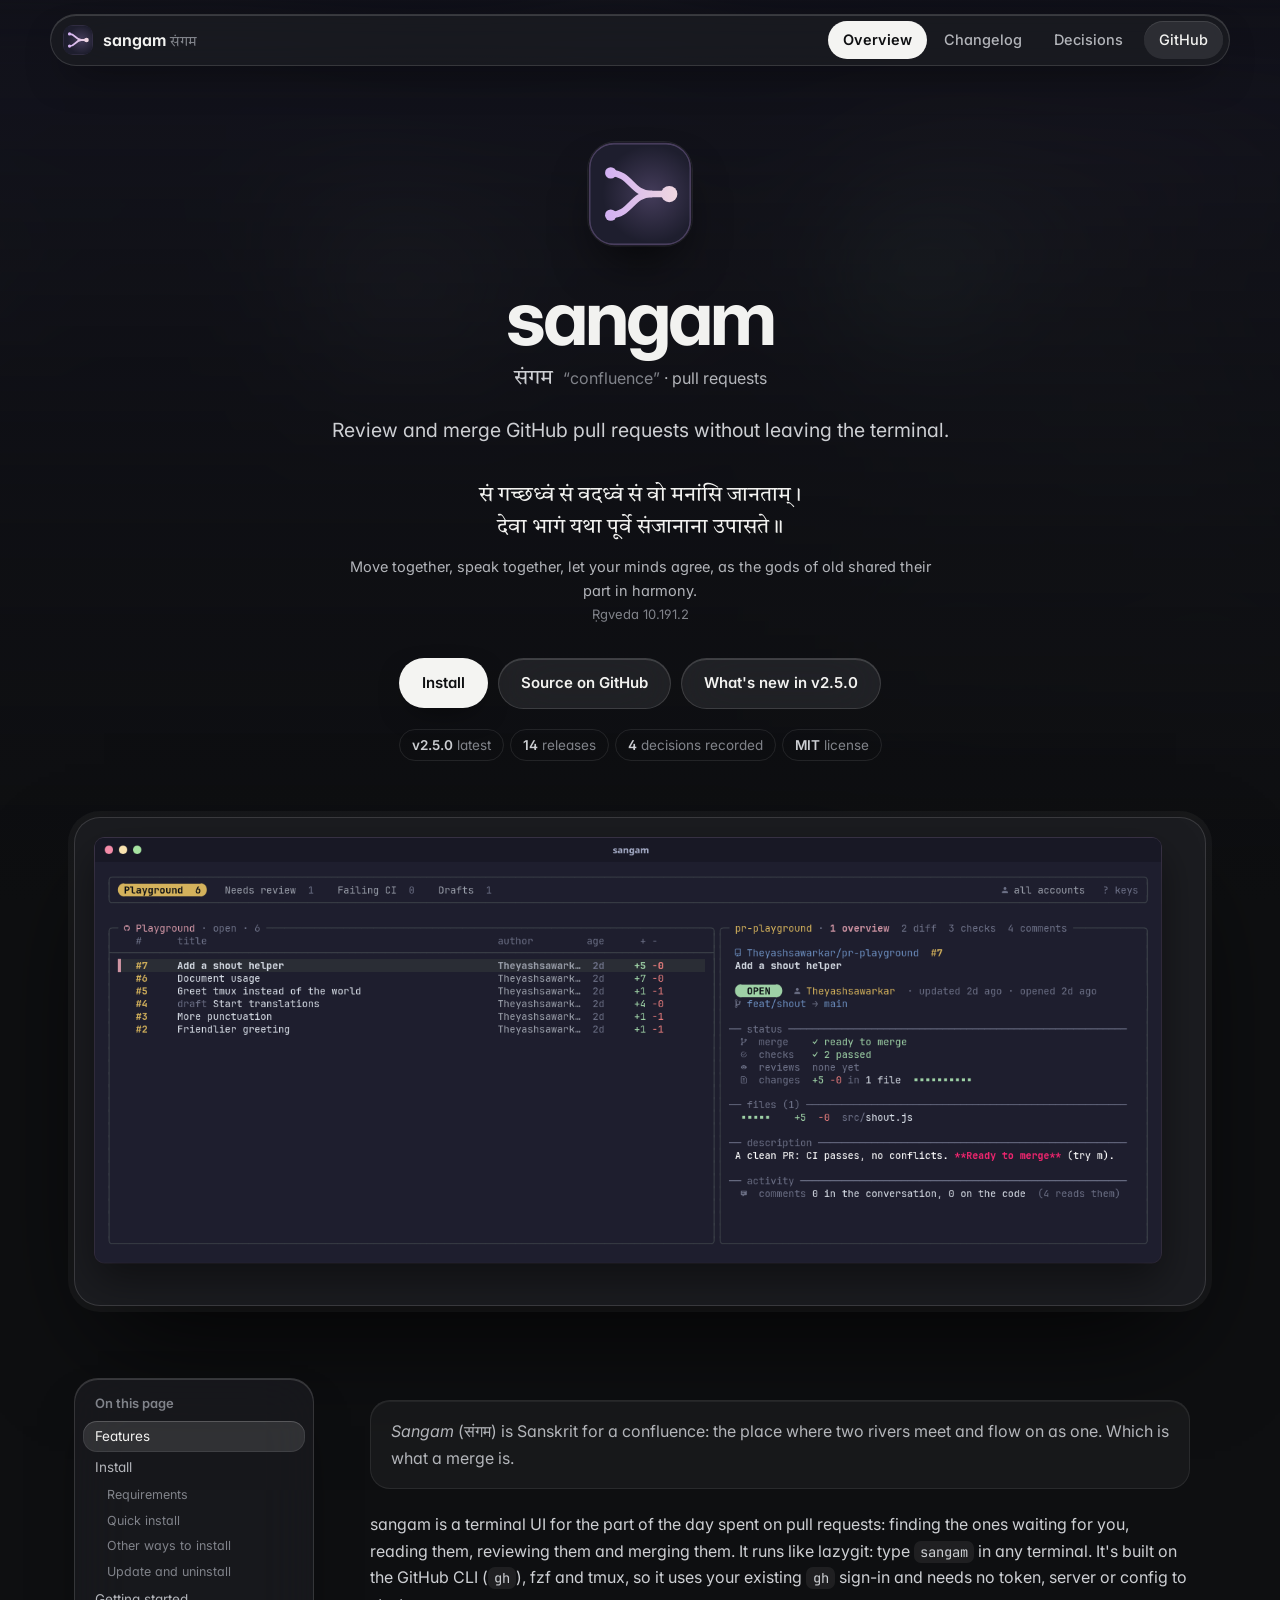
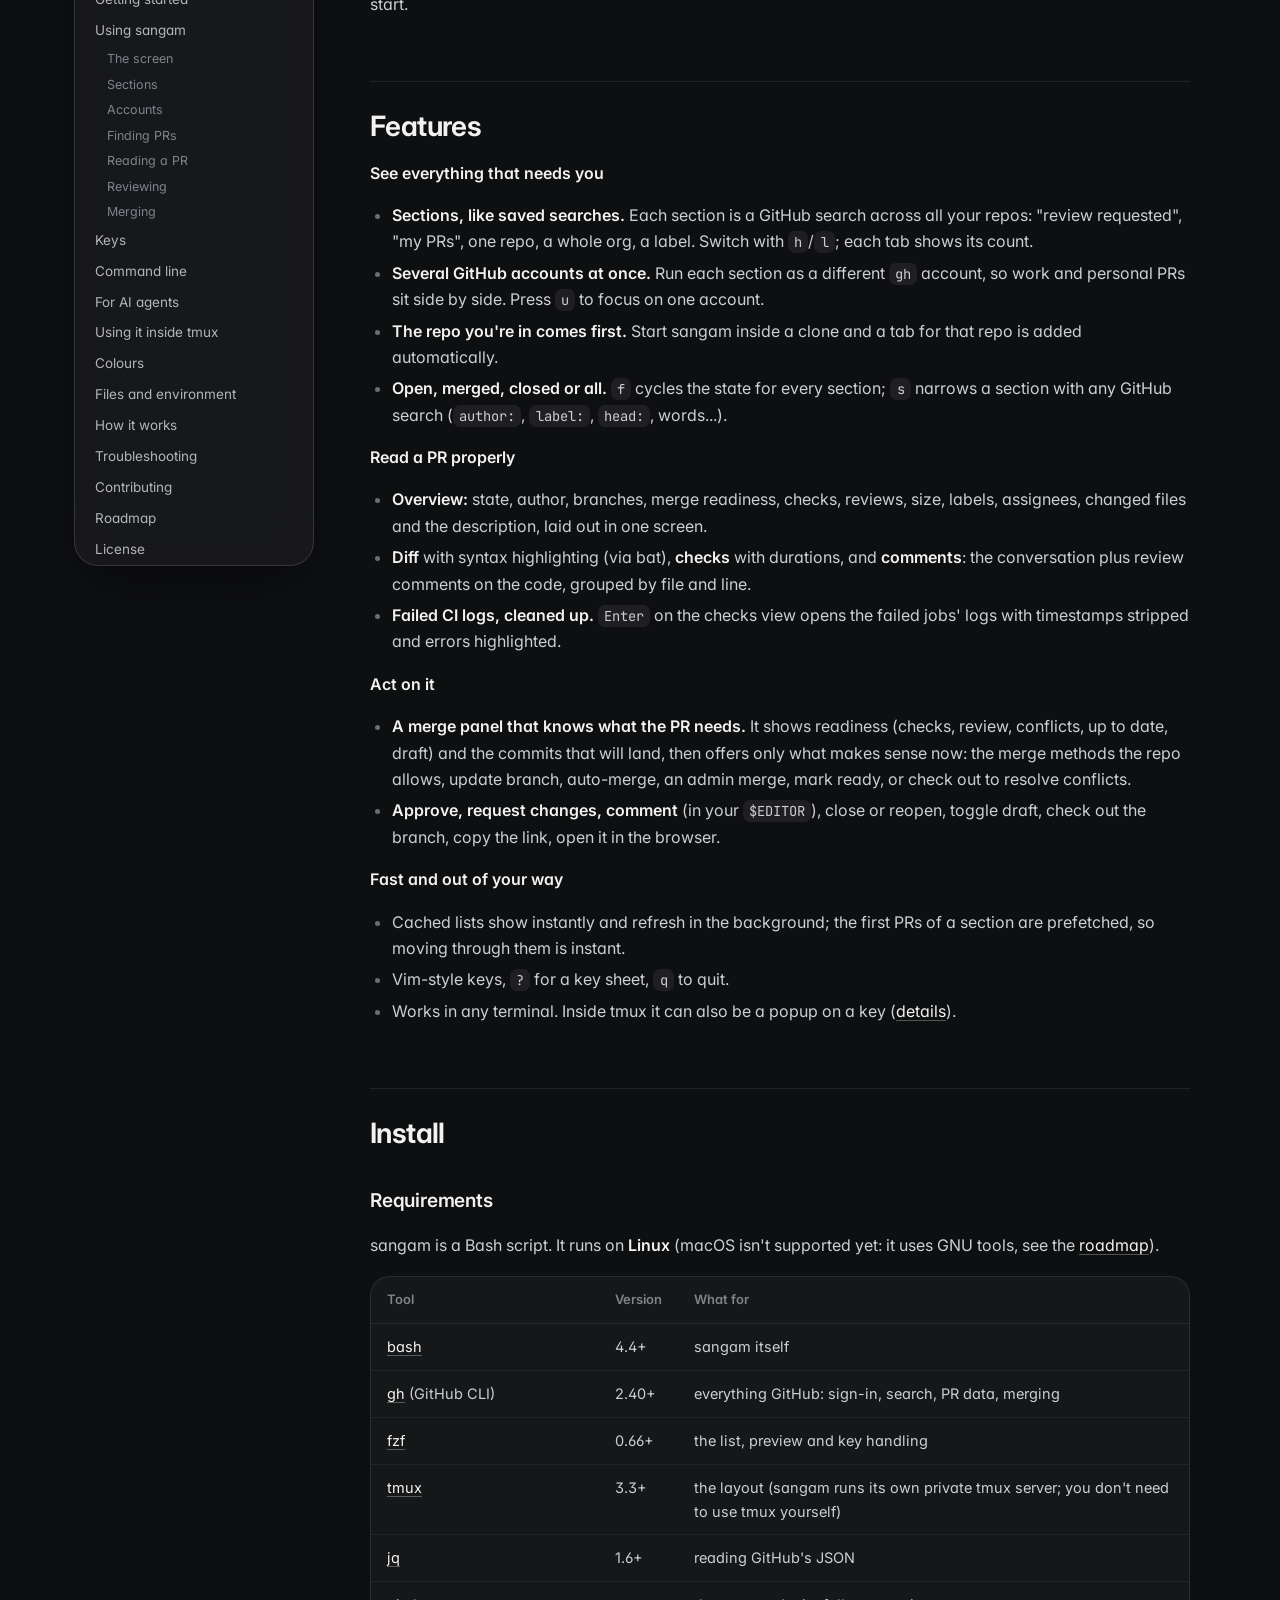
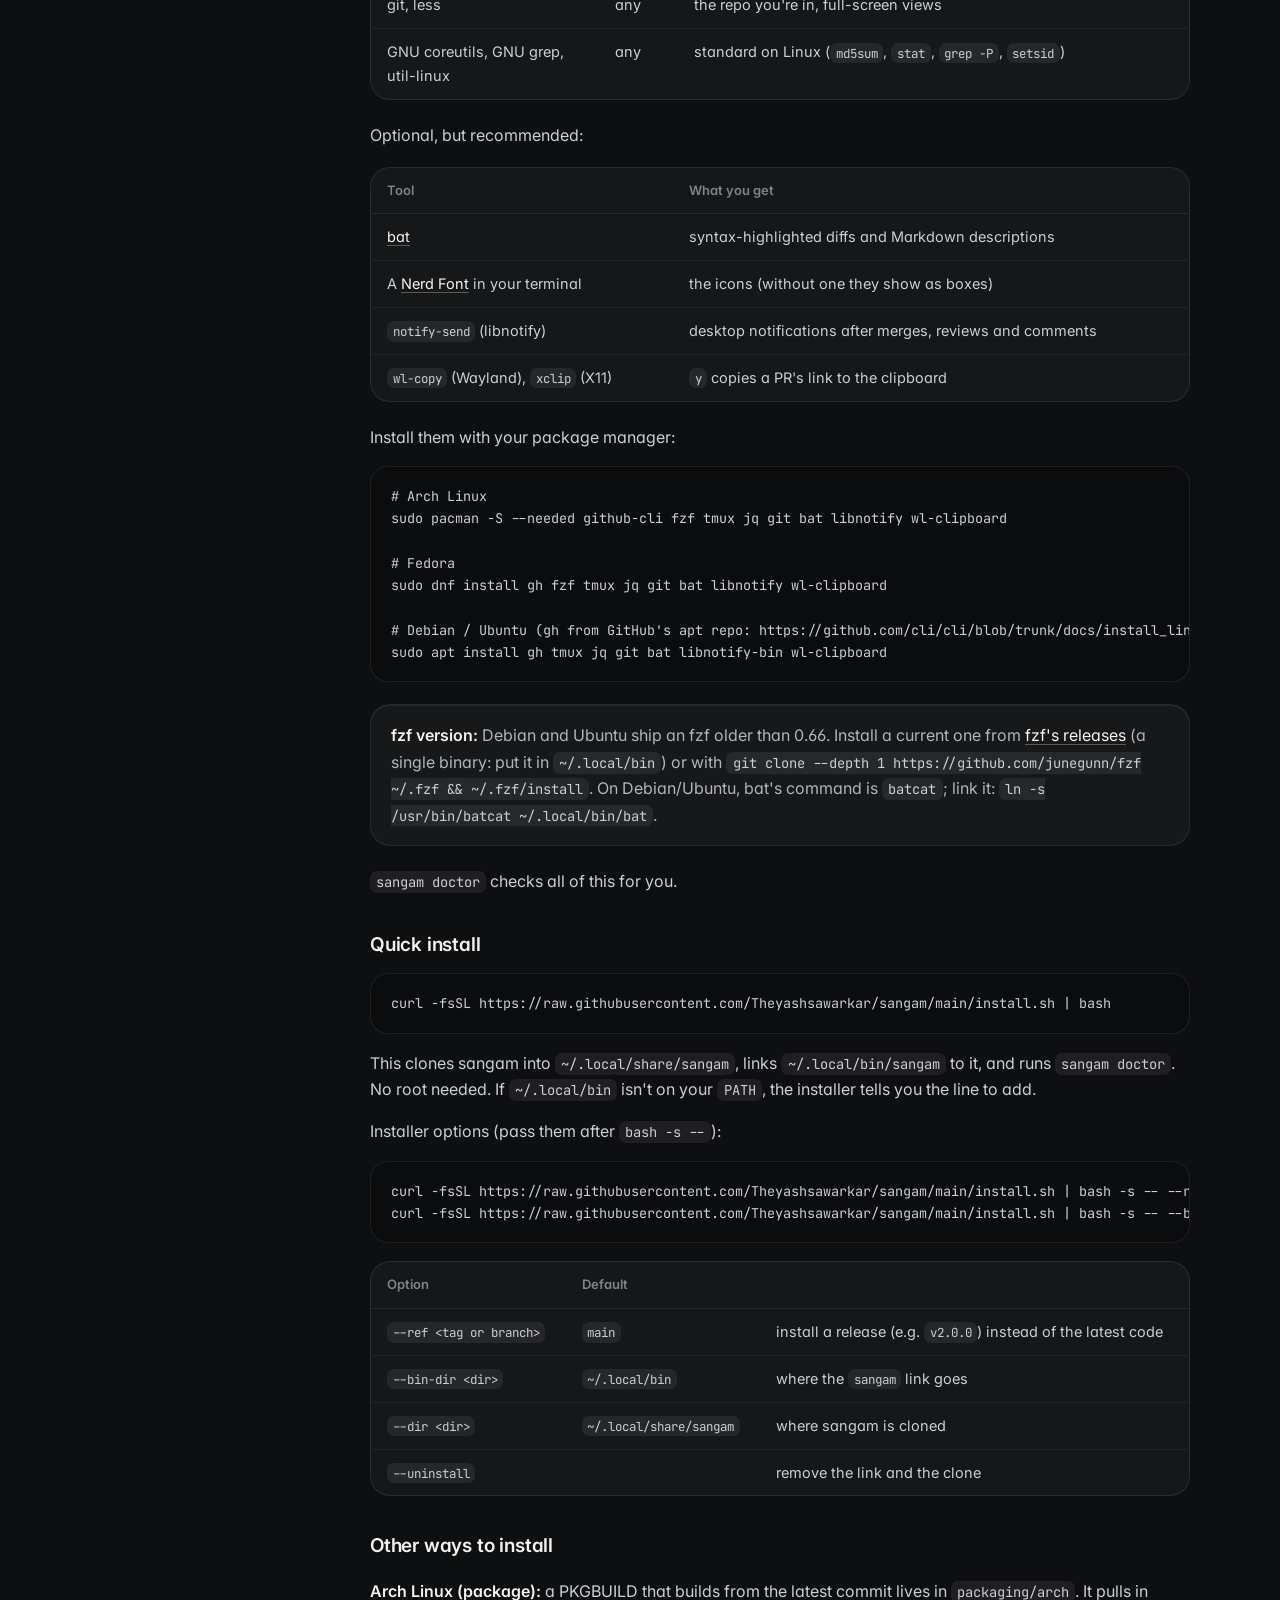
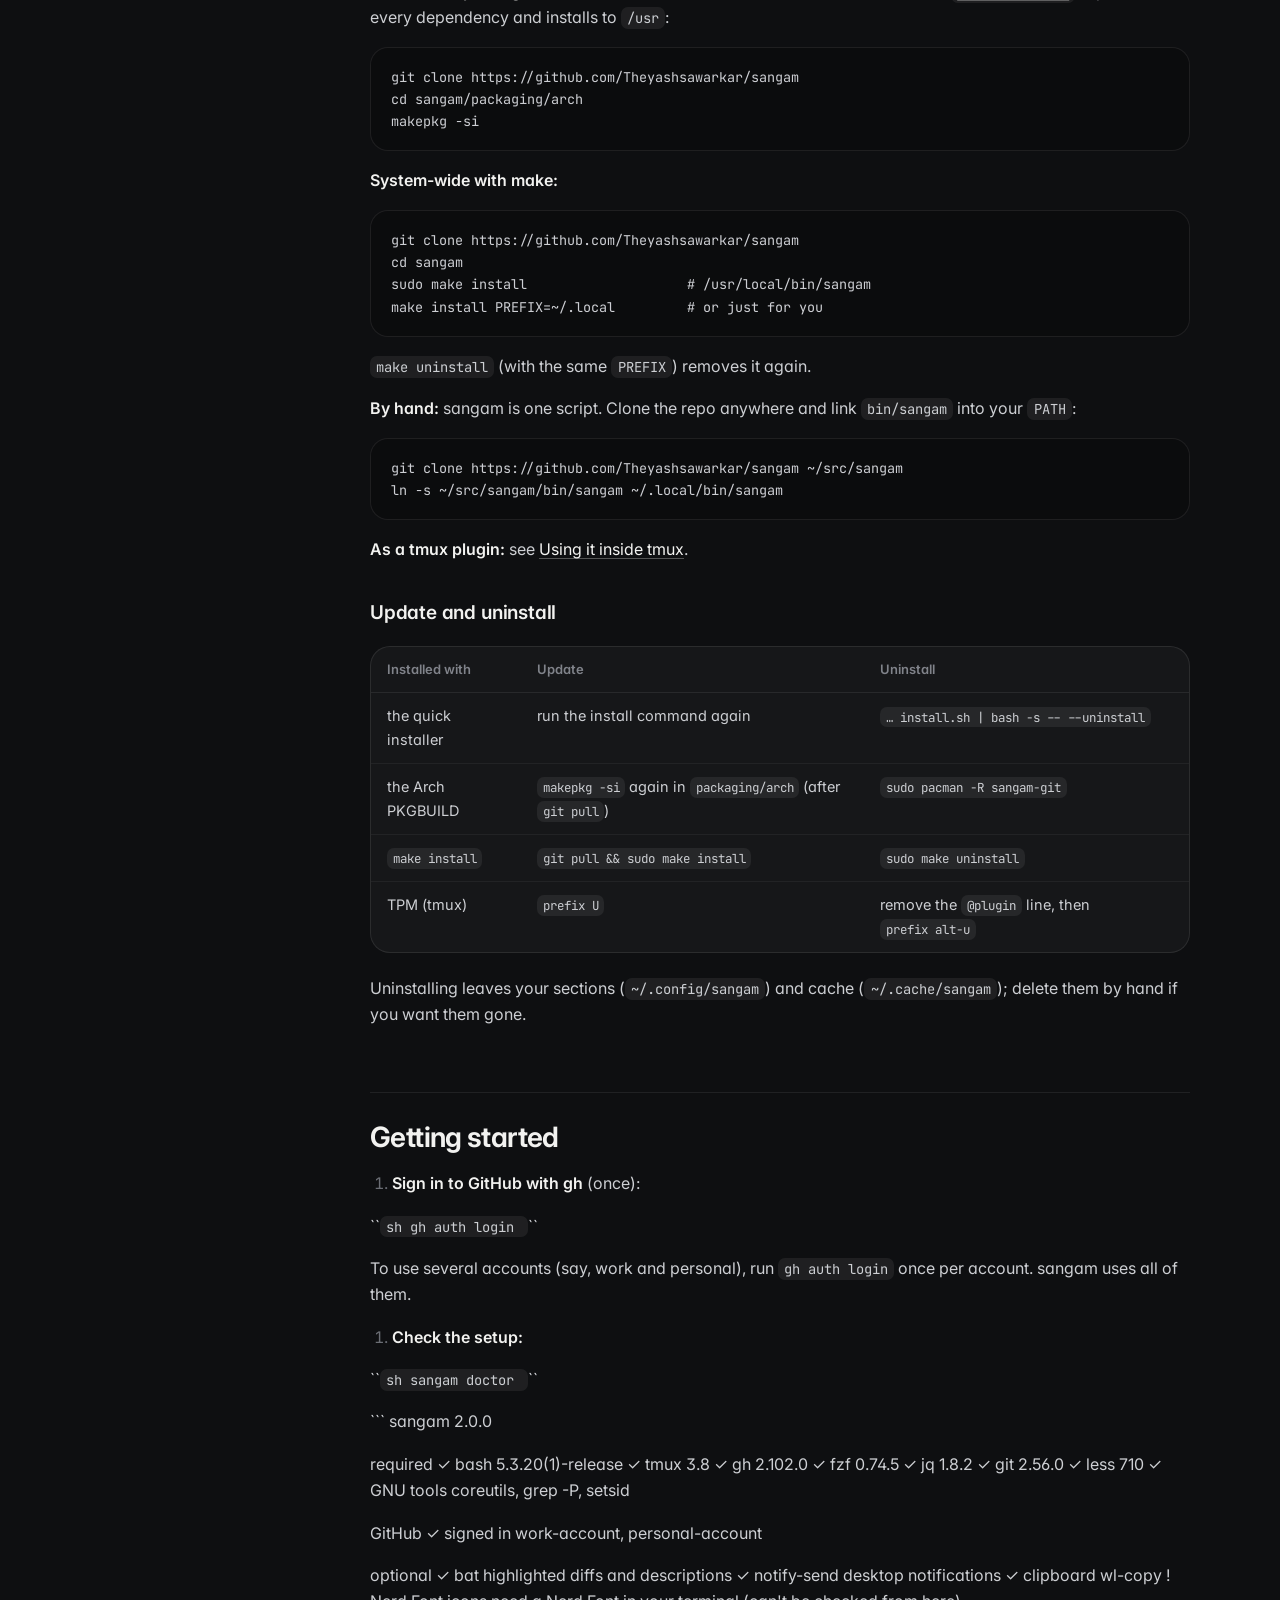
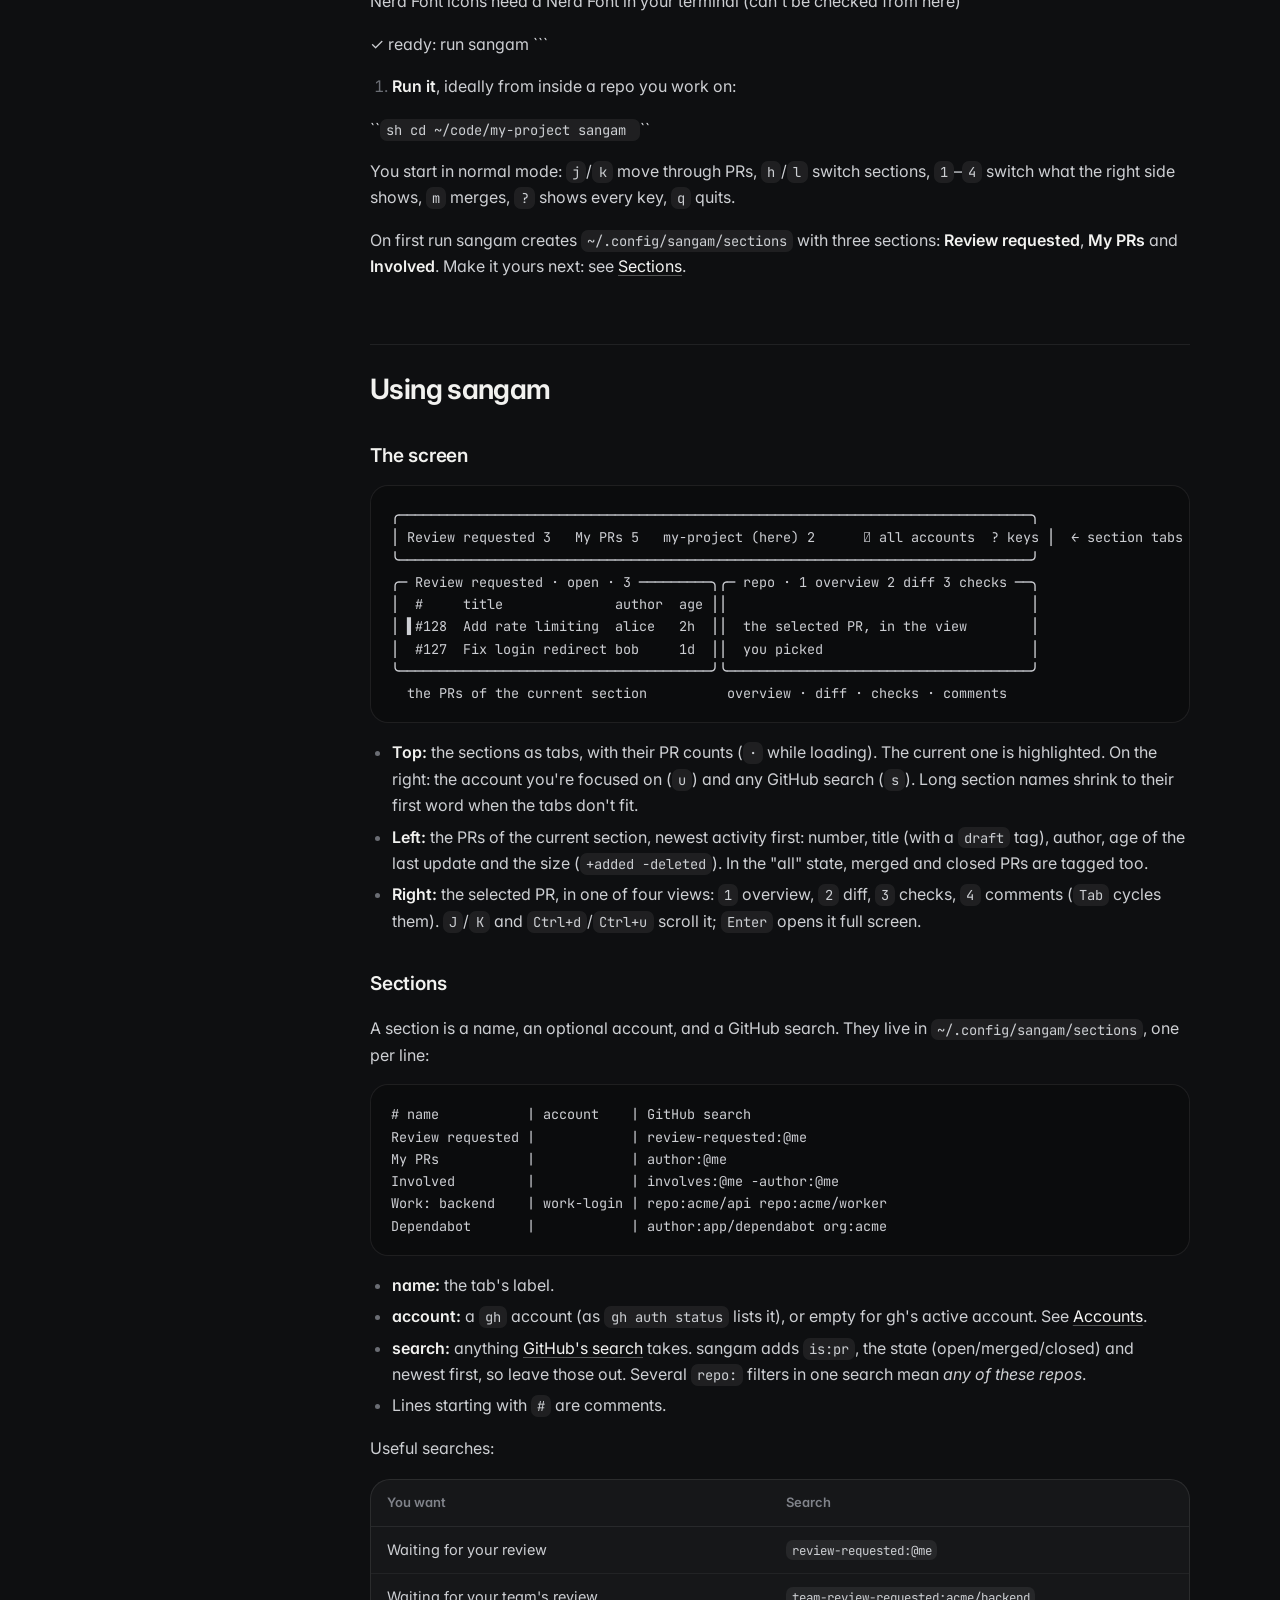
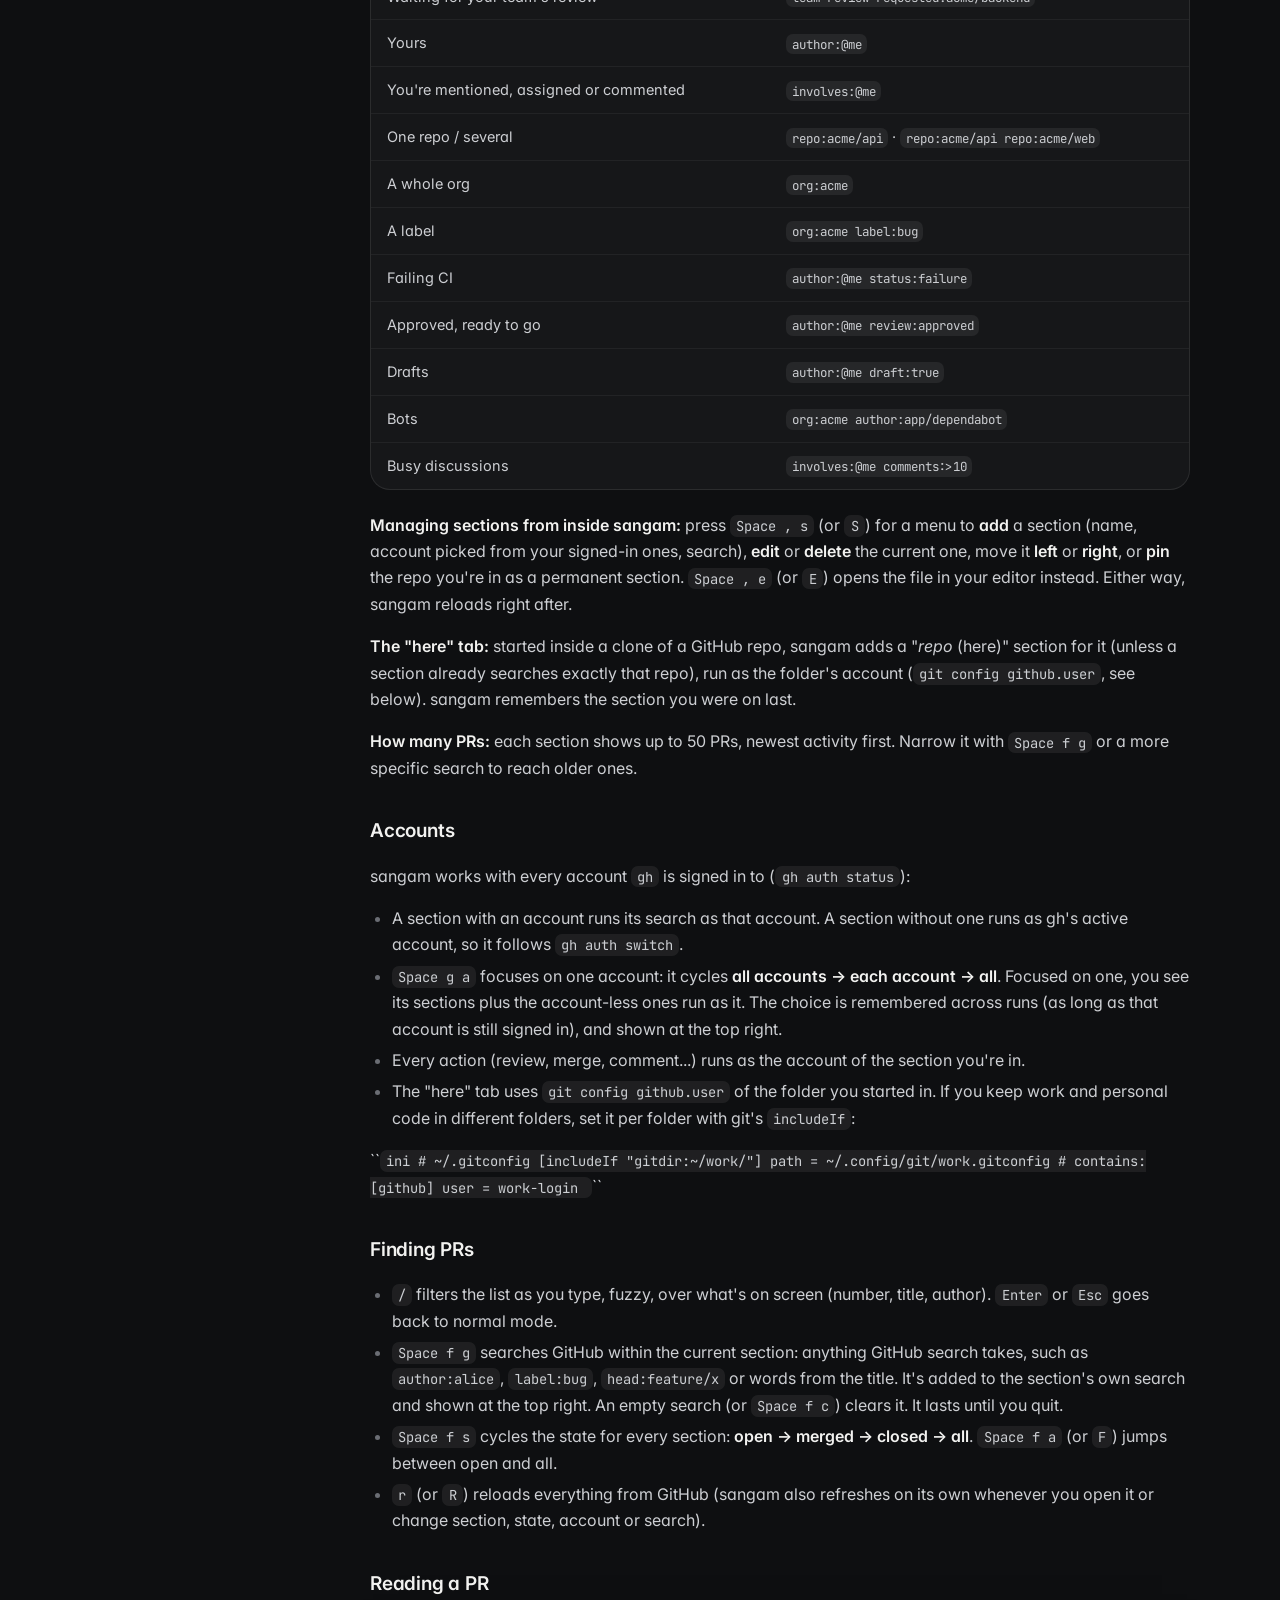
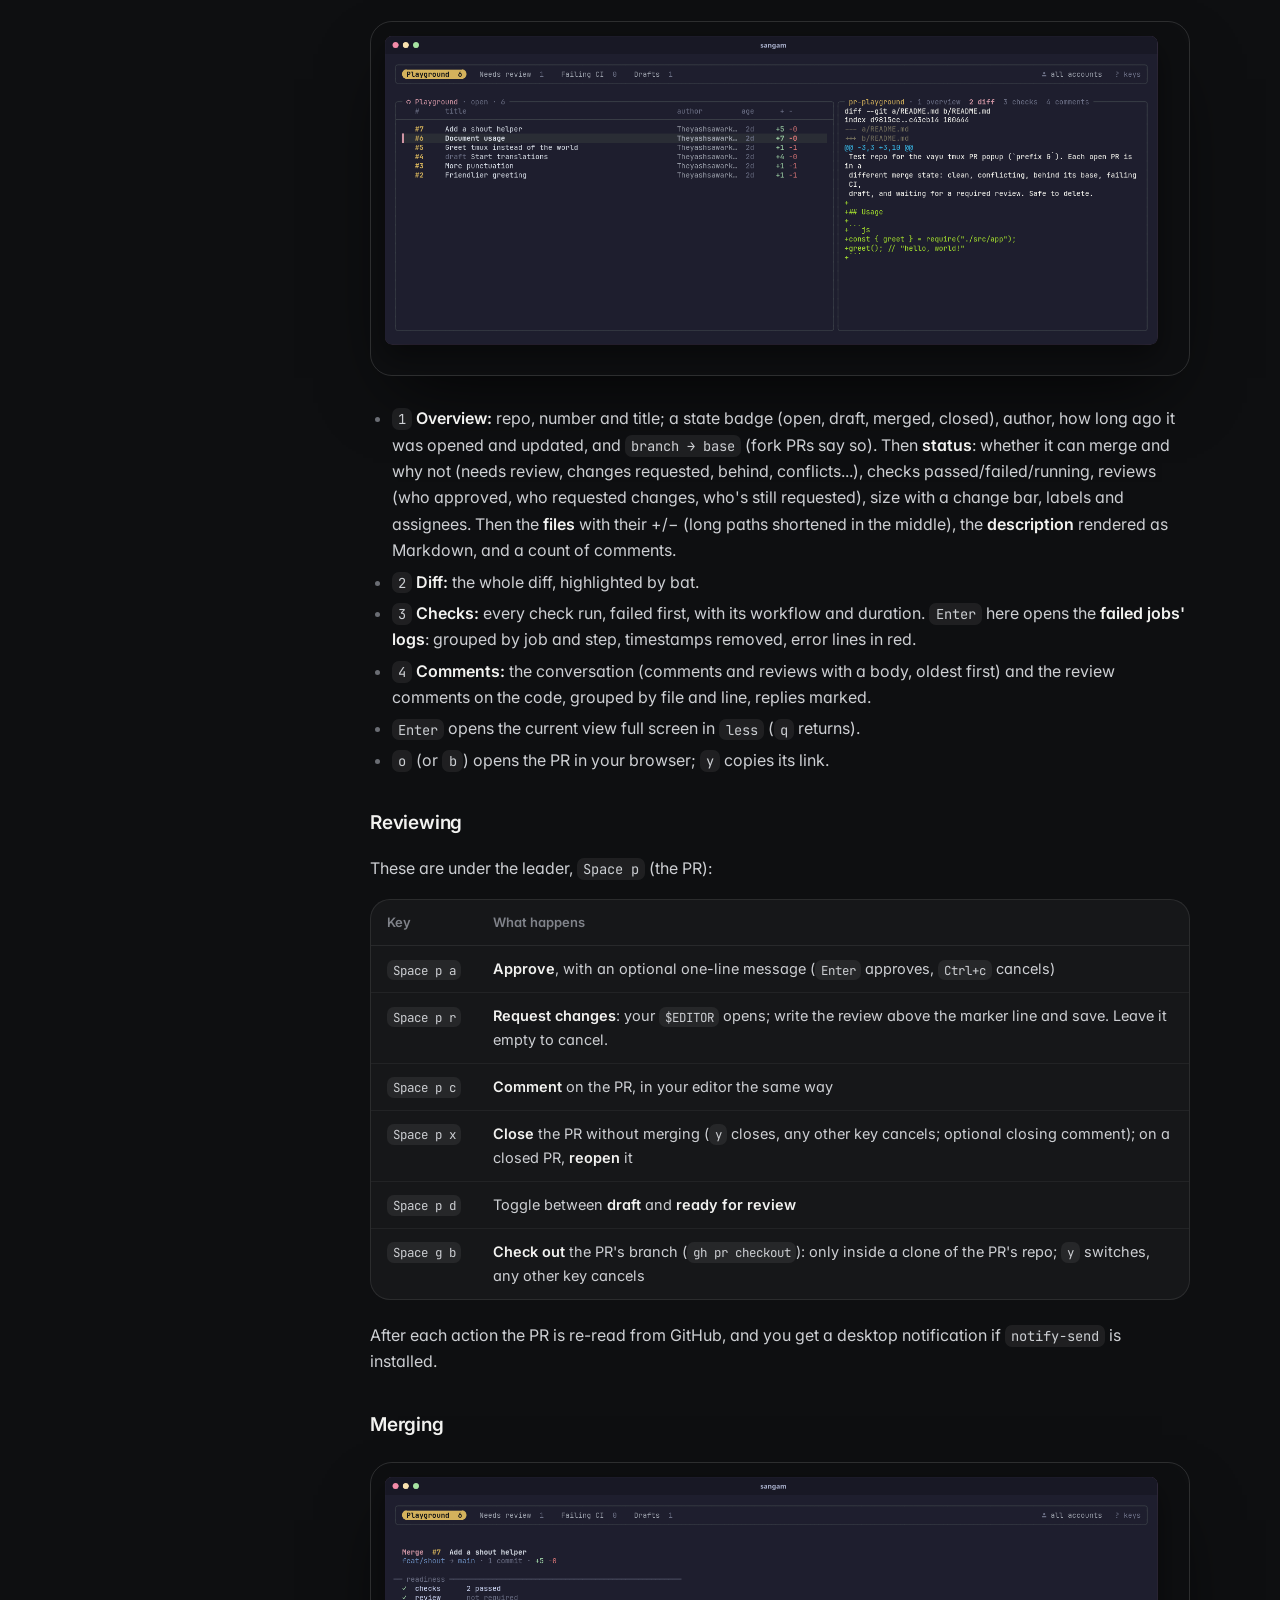
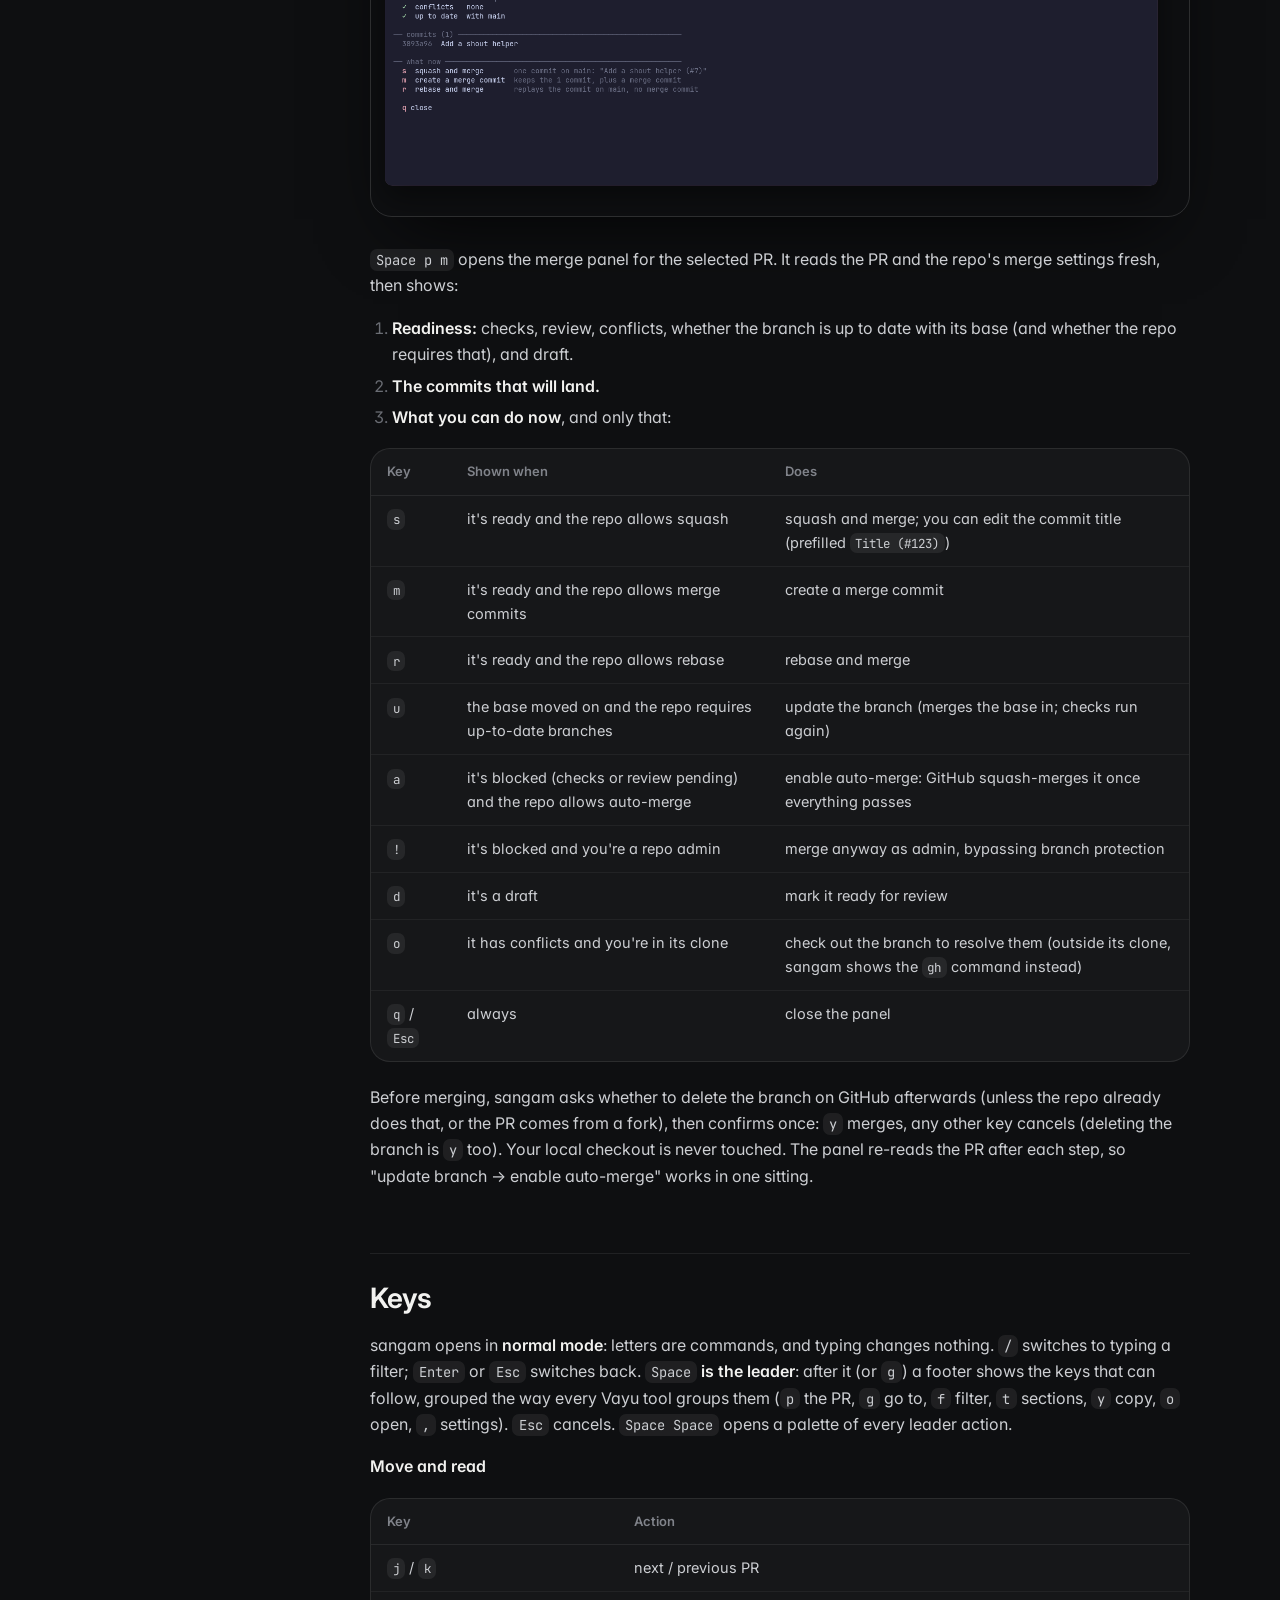
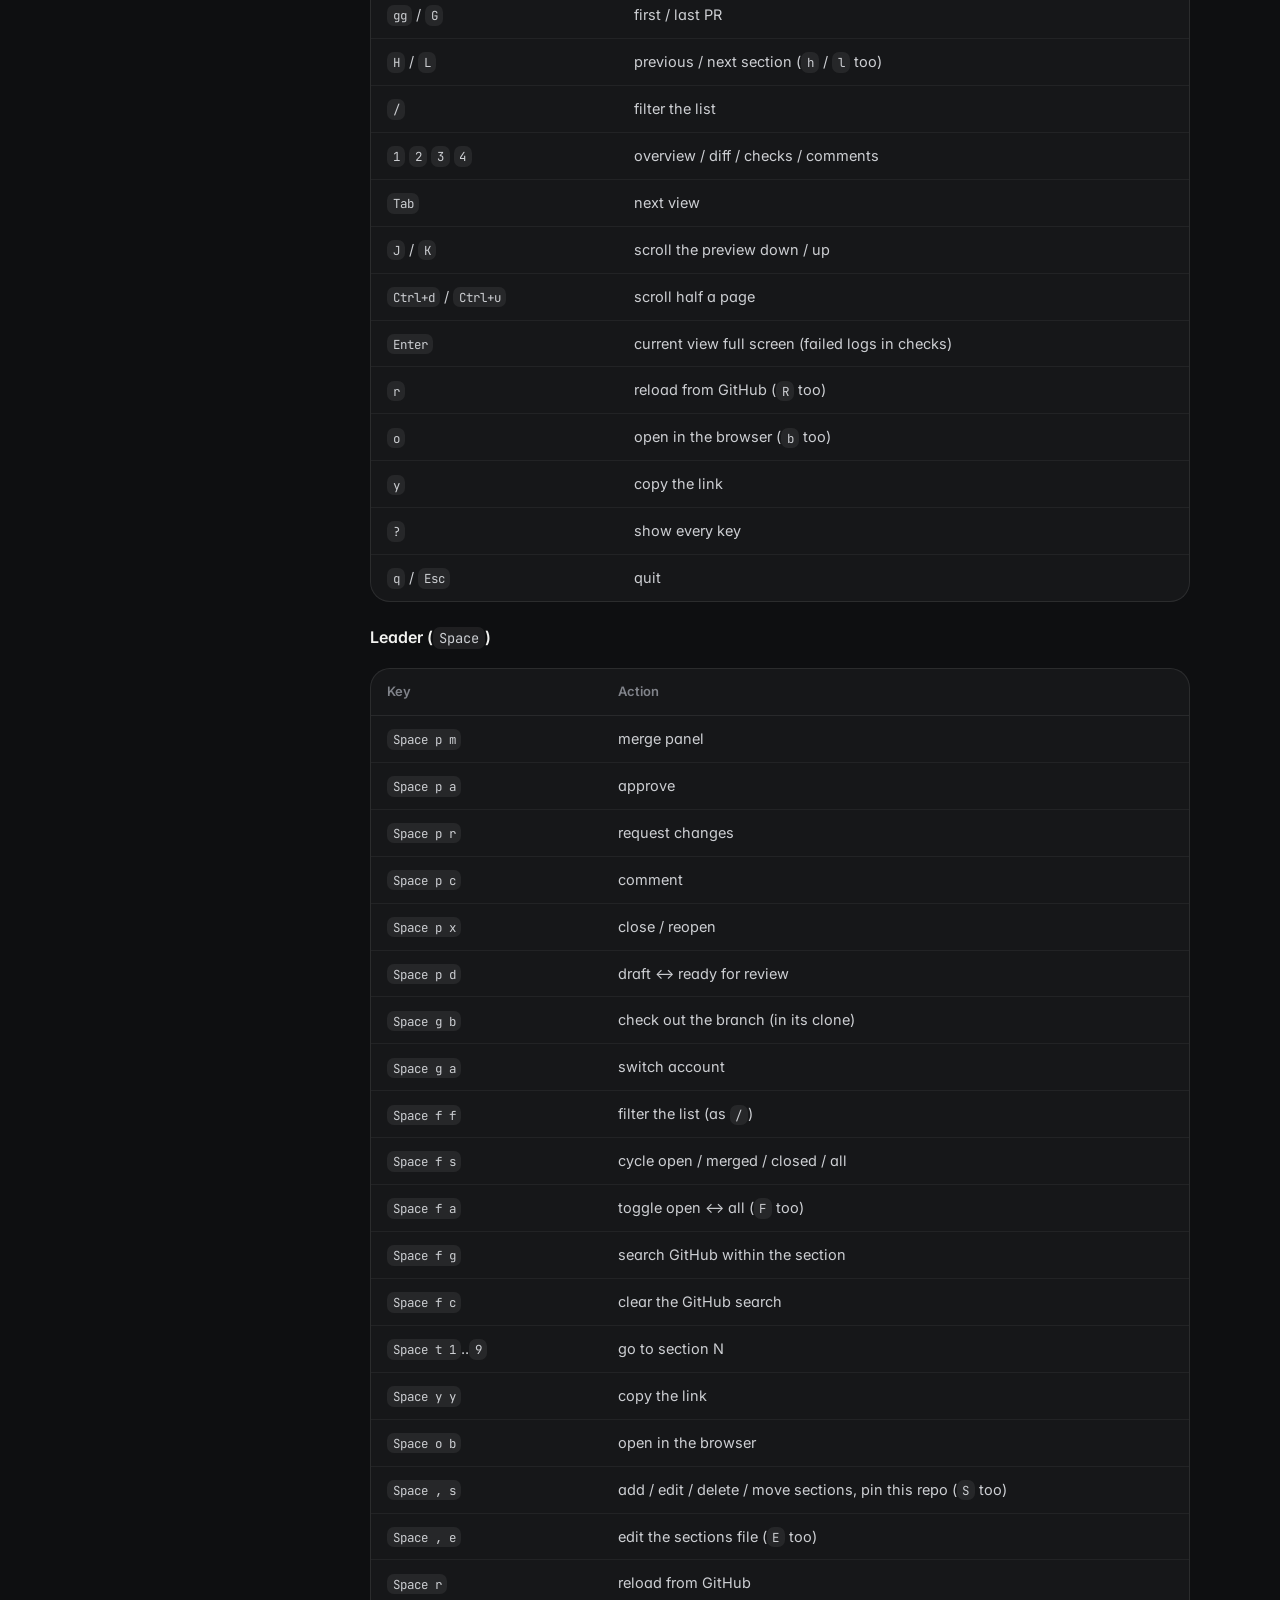
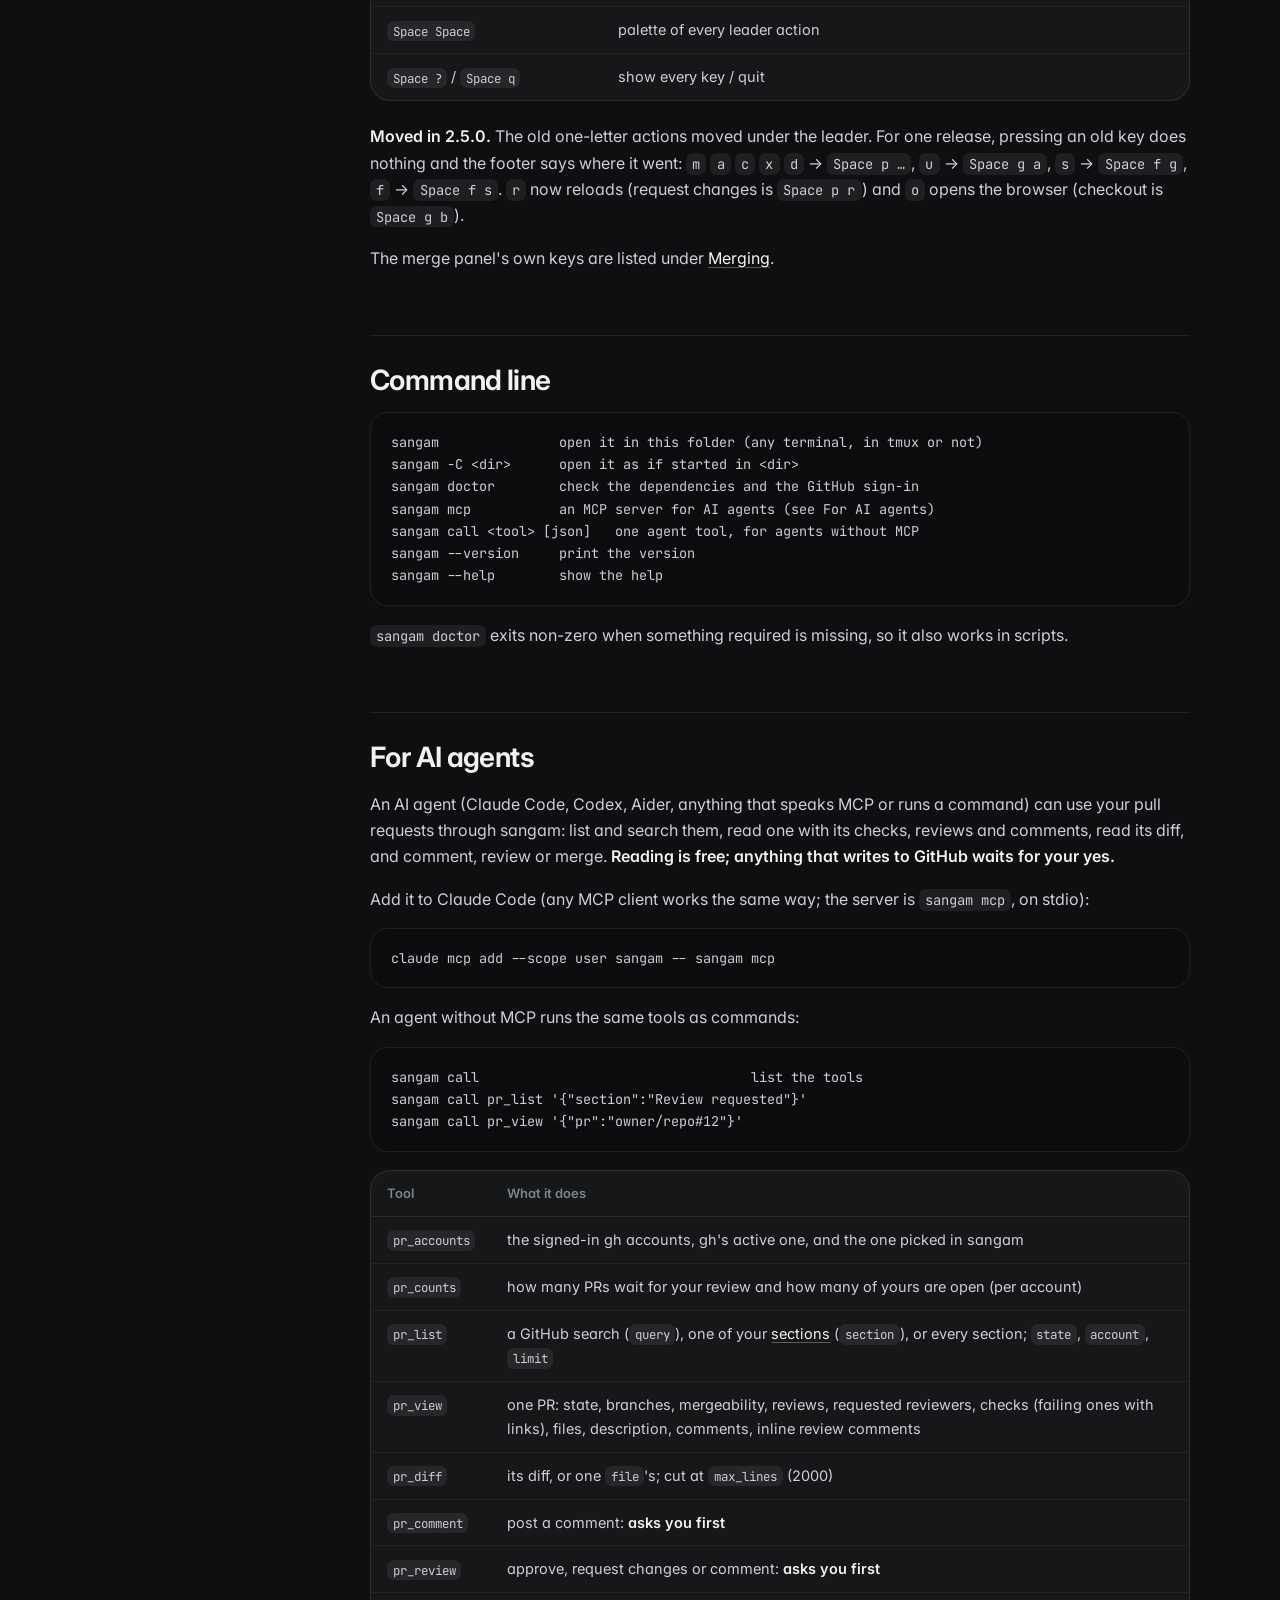
<file: docs/index.html>
<!doctype html>
<html lang="en">
<head>
<meta charset="utf-8">
<meta name="viewport" content="width=device-width, initial-scale=1">
<title>sangam · Review and merge GitHub pull requests without leaving the terminal.</title>
<meta name="description" content="Review and merge GitHub pull requests without leaving the terminal.">
<meta property="og:title" content="sangam · Review and merge GitHub pull requests without leaving the terminal.">
<meta property="og:description" content="Review and merge GitHub pull requests without leaving the terminal.">
<meta name="theme-color" content="#0e0f11">
<link rel="icon" href="assets/logo.svg" type="image/svg+xml">
<link rel="preconnect" href="https://fonts.googleapis.com">
<link rel="preconnect" href="https://fonts.gstatic.com" crossorigin>
<link href="https://fonts.googleapis.com/css2?family=Inter:wght@400;500;600;700&family=JetBrains+Mono:wght@400;500;600&family=Tiro+Devanagari+Sanskrit&display=swap" rel="stylesheet">
<link rel="stylesheet" href="assets/site.css">
<style>:root{--tool:#c9b6f2}.backdrop:before{background-image:url("assets/screenshots/overview.png")}</style>
</head>
<body class="home">
<div class="backdrop" aria-hidden="true"></div>
<header class="top"><div class="in">
<a class="brand" href="index.html"><img src="assets/logo.svg" alt=""><span>sangam <small>संगम</small></span></a>
<nav><a href="index.html" class="on">Overview</a><a href="changelog.html" class="">Changelog</a><a href="adr/index.html" class=" hide">Decisions</a><a class="gh" href="https://github.com/Theyashsawarkar/sangam">GitHub</a></nav></div></header>
<header class="hero">
<img class="logo" src="assets/logo.svg" alt="sangam logo" width="104" height="104">
<h1>sangam</h1>
<div class="sa"><b lang="sa">संगम</b> <i>“confluence”</i> · pull requests</div>
<p class="lead">Review and merge GitHub pull requests without leaving the terminal.</p>
<figure class="shloka"><p lang="sa">सं गच्छध्वं सं वदध्वं सं वो मनांसि जानताम् ।<br>देवा भागं यथा पूर्वे संजानाना उपासते ॥</p><figcaption>Move together, speak together, let your minds agree, as the gods of old shared their part in harmony. <cite>Ṛgveda 10.191.2</cite></figcaption></figure>
<div class="cta"><a class="btn primary" href="#install">Install</a><a class="btn" href="https://github.com/Theyashsawarkar/sangam">Source on GitHub</a><a class="btn" href="changelog.html">What's new in v2.5.0</a></div>
<div class="meta"><span><b>v2.5.0</b> latest</span><span><b>14</b> releases</span><span><b>4</b> decisions recorded</span><span><b>MIT</b> license</span></div>
</header>
<figure class="shot"><img src="assets/screenshots/overview.png" alt="sangam: section tabs on top, the pull requests of the current section on the left, the selected PR's overview on the right" fetchpriority="high"></figure>
<div class="wrap"><aside class="toc"><b>On this page</b><a class="l2" href="#features">Features</a><a class="l2" href="#install">Install</a><a class="l3" href="#requirements">Requirements</a><a class="l3" href="#quick-install">Quick install</a><a class="l3" href="#other-ways-to-install">Other ways to install</a><a class="l3" href="#update-and-uninstall">Update and uninstall</a><a class="l2" href="#getting-started">Getting started</a><a class="l2" href="#using-sangam">Using sangam</a><a class="l3" href="#the-screen">The screen</a><a class="l3" href="#sections">Sections</a><a class="l3" href="#accounts">Accounts</a><a class="l3" href="#finding-prs">Finding PRs</a><a class="l3" href="#reading-a-pr">Reading a PR</a><a class="l3" href="#reviewing">Reviewing</a><a class="l3" href="#merging">Merging</a><a class="l2" href="#keys">Keys</a><a class="l2" href="#command-line">Command line</a><a class="l2" href="#for-ai-agents">For AI agents</a><a class="l2" href="#using-it-inside-tmux">Using it inside tmux</a><a class="l2" href="#colours">Colours</a><a class="l2" href="#files-and-environment">Files and environment</a><a class="l2" href="#how-it-works">How it works</a><a class="l2" href="#troubleshooting">Troubleshooting</a><a class="l2" href="#contributing">Contributing</a><a class="l2" href="#roadmap">Roadmap</a><a class="l2" href="#license">License</a></aside><article>
<blockquote><p><em>Sangam</em> (संगम) is Sanskrit for a confluence: the place where two rivers meet and flow on as one. Which is what a merge is.</p></blockquote>
<p>sangam is a terminal UI for the part of the day spent on pull requests: finding the ones waiting for you, reading them, reviewing them and merging them. It runs like lazygit: type <code>sangam</code> in any terminal. It's built on the GitHub CLI (<code>gh</code>), fzf and tmux, so it uses your existing <code>gh</code> sign-in and needs no token, server or config to start.</p>
<h2 id="features"><a class="anchor" href="#features">#</a>Features</h2>
<p><strong>See everything that needs you</strong></p>
<ul><li><strong>Sections, like saved searches.</strong> Each section is a GitHub search across all your repos: "review requested", "my PRs", one repo, a whole org, a label. Switch with <code>h</code>/<code>l</code>; each tab shows its count.</li><li><strong>Several GitHub accounts at once.</strong> Run each section as a different <code>gh</code> account, so work and personal PRs sit side by side. Press <code>u</code> to focus on one account.</li><li><strong>The repo you're in comes first.</strong> Start sangam inside a clone and a tab for that repo is added automatically.</li><li><strong>Open, merged, closed or all.</strong> <code>f</code> cycles the state for every section; <code>s</code> narrows a section with any GitHub search (<code>author:</code>, <code>label:</code>, <code>head:</code>, words...).</li></ul>
<p><strong>Read a PR properly</strong></p>
<ul><li><strong>Overview:</strong> state, author, branches, merge readiness, checks, reviews, size, labels, assignees, changed files and the description, laid out in one screen.</li><li><strong>Diff</strong> with syntax highlighting (via bat), <strong>checks</strong> with durations, and <strong>comments</strong>: the conversation plus review comments on the code, grouped by file and line.</li><li><strong>Failed CI logs, cleaned up.</strong> <code>Enter</code> on the checks view opens the failed jobs' logs with timestamps stripped and errors highlighted.</li></ul>
<p><strong>Act on it</strong></p>
<ul><li><strong>A merge panel that knows what the PR needs.</strong> It shows readiness (checks, review, conflicts, up to date, draft) and the commits that will land, then offers only what makes sense now: the merge methods the repo allows, update branch, auto-merge, an admin merge, mark ready, or check out to resolve conflicts.</li><li><strong>Approve, request changes, comment</strong> (in your <code>$EDITOR</code>), close or reopen, toggle draft, check out the branch, copy the link, open it in the browser.</li></ul>
<p><strong>Fast and out of your way</strong></p>
<ul><li>Cached lists show instantly and refresh in the background; the first PRs of a section are prefetched, so moving through them is instant.</li><li>Vim-style keys, <code>?</code> for a key sheet, <code>q</code> to quit.</li><li>Works in any terminal. Inside tmux it can also be a popup on a key (<a href="#using-it-inside-tmux">details</a>).</li></ul>
<h2 id="install"><a class="anchor" href="#install">#</a>Install</h2>
<h3 id="requirements"><a class="anchor" href="#requirements">#</a>Requirements</h3>
<p>sangam is a Bash script. It runs on <strong>Linux</strong> (macOS isn't supported yet: it uses GNU tools, see the <a href="#roadmap">roadmap</a>).</p>
<div class="table"><table><thead><tr><th>Tool</th><th>Version</th><th>What for</th></tr></thead><tbody><tr><td><a href="https://www.gnu.org/software/bash/">bash</a></td><td>4.4+</td><td>sangam itself</td></tr><tr><td><a href="https://cli.github.com">gh</a> (GitHub CLI)</td><td>2.40+</td><td>everything GitHub: sign-in, search, PR data, merging</td></tr><tr><td><a href="https://github.com/junegunn/fzf">fzf</a></td><td>0.66+</td><td>the list, preview and key handling</td></tr><tr><td><a href="https://github.com/tmux/tmux">tmux</a></td><td>3.3+</td><td>the layout (sangam runs its own private tmux server; you don't need to use tmux yourself)</td></tr><tr><td><a href="https://jqlang.org">jq</a></td><td>1.6+</td><td>reading GitHub's JSON</td></tr><tr><td>git, less</td><td>any</td><td>the repo you're in, full-screen views</td></tr><tr><td>GNU coreutils, GNU grep, util-linux</td><td>any</td><td>standard on Linux (<code>md5sum</code>, <code>stat</code>, <code>grep -P</code>, <code>setsid</code>)</td></tr></tbody></table></div>
<p>Optional, but recommended:</p>
<div class="table"><table><thead><tr><th>Tool</th><th>What you get</th></tr></thead><tbody><tr><td><a href="https://github.com/sharkdp/bat">bat</a></td><td>syntax-highlighted diffs and Markdown descriptions</td></tr><tr><td>A <a href="https://www.nerdfonts.com">Nerd Font</a> in your terminal</td><td>the icons (without one they show as boxes)</td></tr><tr><td><code>notify-send</code> (libnotify)</td><td>desktop notifications after merges, reviews and comments</td></tr><tr><td><code>wl-copy</code> (Wayland), <code>xclip</code> (X11)</td><td><code>y</code> copies a PR's link to the clipboard</td></tr></tbody></table></div>
<p>Install them with your package manager:</p>
<pre class="code" data-lang="sh"><code># Arch Linux
sudo pacman -S --needed github-cli fzf tmux jq git bat libnotify wl-clipboard

# Fedora
sudo dnf install gh fzf tmux jq git bat libnotify wl-clipboard

# Debian / Ubuntu (gh from GitHub&#x27;s apt repo: https://github.com/cli/cli/blob/trunk/docs/install_linux.md)
sudo apt install gh tmux jq git bat libnotify-bin wl-clipboard</code></pre>
<blockquote><p><strong>fzf version:</strong> Debian and Ubuntu ship an fzf older than 0.66. Install a current one from <a href="https://github.com/junegunn/fzf/releases">fzf's releases</a> (a single binary: put it in <code>~/.local/bin</code>) or with <code>git clone --depth 1 https://github.com/junegunn/fzf ~/.fzf &amp;&amp; ~/.fzf/install</code>. On Debian/Ubuntu, bat's command is <code>batcat</code>; link it: <code>ln -s /usr/bin/batcat ~/.local/bin/bat</code>.</p></blockquote>
<p><code>sangam doctor</code> checks all of this for you.</p>
<h3 id="quick-install"><a class="anchor" href="#quick-install">#</a>Quick install</h3>
<pre class="code" data-lang="sh"><code>curl -fsSL https://raw.githubusercontent.com/Theyashsawarkar/sangam/main/install.sh | bash</code></pre>
<p>This clones sangam into <code>~/.local/share/sangam</code>, links <code>~/.local/bin/sangam</code> to it, and runs <code>sangam doctor</code>. No root needed. If <code>~/.local/bin</code> isn't on your <code>PATH</code>, the installer tells you the line to add.</p>
<p>Installer options (pass them after <code>bash -s --</code>):</p>
<pre class="code" data-lang="sh"><code>curl -fsSL https://raw.githubusercontent.com/Theyashsawarkar/sangam/main/install.sh | bash -s -- --ref v2.0.0   # a specific release
curl -fsSL https://raw.githubusercontent.com/Theyashsawarkar/sangam/main/install.sh | bash -s -- --bin-dir ~/bin</code></pre>
<div class="table"><table><thead><tr><th>Option</th><th>Default</th><th></th></tr></thead><tbody><tr><td><code>--ref &lt;tag or branch&gt;</code></td><td><code>main</code></td><td>install a release (e.g. <code>v2.0.0</code>) instead of the latest code</td></tr><tr><td><code>--bin-dir &lt;dir&gt;</code></td><td><code>~/.local/bin</code></td><td>where the <code>sangam</code> link goes</td></tr><tr><td><code>--dir &lt;dir&gt;</code></td><td><code>~/.local/share/sangam</code></td><td>where sangam is cloned</td></tr><tr><td><code>--uninstall</code></td><td></td><td>remove the link and the clone</td></tr></tbody></table></div>
<h3 id="other-ways-to-install"><a class="anchor" href="#other-ways-to-install">#</a>Other ways to install</h3>
<p><strong>Arch Linux (package):</strong> a PKGBUILD that builds from the latest commit lives in <a href="https://github.com/Theyashsawarkar/sangam/blob/main/packaging/arch/PKGBUILD"><code>packaging/arch</code></a>. It pulls in every dependency and installs to <code>/usr</code>:</p>
<pre class="code" data-lang="sh"><code>git clone https://github.com/Theyashsawarkar/sangam
cd sangam/packaging/arch
makepkg -si</code></pre>
<p><strong>System-wide with make:</strong></p>
<pre class="code" data-lang="sh"><code>git clone https://github.com/Theyashsawarkar/sangam
cd sangam
sudo make install                    # /usr/local/bin/sangam
make install PREFIX=~/.local         # or just for you</code></pre>
<p><code>make uninstall</code> (with the same <code>PREFIX</code>) removes it again.</p>
<p><strong>By hand:</strong> sangam is one script. Clone the repo anywhere and link <code>bin/sangam</code> into your <code>PATH</code>:</p>
<pre class="code" data-lang="sh"><code>git clone https://github.com/Theyashsawarkar/sangam ~/src/sangam
ln -s ~/src/sangam/bin/sangam ~/.local/bin/sangam</code></pre>
<p><strong>As a tmux plugin:</strong> see <a href="#using-it-inside-tmux">Using it inside tmux</a>.</p>
<h3 id="update-and-uninstall"><a class="anchor" href="#update-and-uninstall">#</a>Update and uninstall</h3>
<div class="table"><table><thead><tr><th>Installed with</th><th>Update</th><th>Uninstall</th></tr></thead><tbody><tr><td>the quick installer</td><td>run the install command again</td><td><code>… install.sh | bash -s -- --uninstall</code></td></tr><tr><td>the Arch PKGBUILD</td><td><code>makepkg -si</code> again in <code>packaging/arch</code> (after <code>git pull</code>)</td><td><code>sudo pacman -R sangam-git</code></td></tr><tr><td><code>make install</code></td><td><code>git pull &amp;&amp; sudo make install</code></td><td><code>sudo make uninstall</code></td></tr><tr><td>TPM (tmux)</td><td><code>prefix U</code></td><td>remove the <code>@plugin</code> line, then <code>prefix alt-u</code></td></tr></tbody></table></div>
<p>Uninstalling leaves your sections (<code>~/.config/sangam</code>) and cache (<code>~/.cache/sangam</code>); delete them by hand if you want them gone.</p>
<h2 id="getting-started"><a class="anchor" href="#getting-started">#</a>Getting started</h2>
<ol><li><strong>Sign in to GitHub with gh</strong> (once):</li></ol>
<p>``<code>sh gh auth login </code>``</p>
<p>To use several accounts (say, work and personal), run <code>gh auth login</code> once per account. sangam uses all of them.</p>
<ol><li><strong>Check the setup:</strong></li></ol>
<p>``<code>sh sangam doctor </code>``</p>
<p>``` sangam 2.0.0</p>
<p>required ✓ bash          5.3.20(1)-release ✓ tmux          3.8 ✓ gh            2.102.0 ✓ fzf           0.74.5 ✓ jq            1.8.2 ✓ git           2.56.0 ✓ less          710 ✓ GNU tools     coreutils, grep -P, setsid</p>
<p>GitHub ✓ signed in     work-account, personal-account</p>
<p>optional ✓ bat           highlighted diffs and descriptions ✓ notify-send   desktop notifications ✓ clipboard     wl-copy ! Nerd Font     icons need a Nerd Font in your terminal (can't be checked from here)</p>
<p>✓ ready: run sangam ```</p>
<ol><li><strong>Run it</strong>, ideally from inside a repo you work on:</li></ol>
<p>``<code>sh cd ~/code/my-project sangam </code>``</p>
<p>You start in normal mode: <code>j</code>/<code>k</code> move through PRs, <code>h</code>/<code>l</code> switch sections, <code>1</code>–<code>4</code> switch what the right side shows, <code>m</code> merges, <code>?</code> shows every key, <code>q</code> quits.</p>
<p>On first run sangam creates <code>~/.config/sangam/sections</code> with three sections: <strong>Review requested</strong>, <strong>My PRs</strong> and <strong>Involved</strong>. Make it yours next: see <a href="#sections">Sections</a>.</p>
<h2 id="using-sangam"><a class="anchor" href="#using-sangam">#</a>Using sangam</h2>
<h3 id="the-screen"><a class="anchor" href="#the-screen">#</a>The screen</h3>
<pre class="code" data-lang=""><code>╭───────────────────────────────────────────────────────────────────────────────╮
│ Review requested 3   My PRs 5   my-project (here) 2      󰀄 all accounts  ? keys │  ← section tabs
╰───────────────────────────────────────────────────────────────────────────────╯
╭─ Review requested · open · 3 ─────────╮╭─ repo · 1 overview 2 diff 3 checks ──╮
│  #     title              author  age ││                                      │
│ ▌#128  Add rate limiting  alice   2h  ││  the selected PR, in the view        │
│  #127  Fix login redirect bob     1d  ││  you picked                          │
╰───────────────────────────────────────╯╰──────────────────────────────────────╯
  the PRs of the current section          overview · diff · checks · comments</code></pre>
<ul><li><strong>Top:</strong> the sections as tabs, with their PR counts (<code>·</code> while loading). The current one is highlighted. On the right: the account you're focused on (<code>u</code>) and any GitHub search (<code>s</code>). Long section names shrink to their first word when the tabs don't fit.</li><li><strong>Left:</strong> the PRs of the current section, newest activity first: number, title (with a <code>draft</code> tag), author, age of the last update and the size (<code>+added −deleted</code>). In the "all" state, merged and closed PRs are tagged too.</li><li><strong>Right:</strong> the selected PR, in one of four views: <code>1</code> overview, <code>2</code> diff, <code>3</code> checks, <code>4</code> comments (<code>Tab</code> cycles them). <code>J</code>/<code>K</code> and <code>Ctrl+d</code>/<code>Ctrl+u</code> scroll it; <code>Enter</code> opens it full screen.</li></ul>
<h3 id="sections"><a class="anchor" href="#sections">#</a>Sections</h3>
<p>A section is a name, an optional account, and a GitHub search. They live in <code>~/.config/sangam/sections</code>, one per line:</p>
<pre class="code" data-lang=""><code># name           | account    | GitHub search
Review requested |            | review-requested:@me
My PRs           |            | author:@me
Involved         |            | involves:@me -author:@me
Work: backend    | work-login | repo:acme/api repo:acme/worker
Dependabot       |            | author:app/dependabot org:acme</code></pre>
<ul><li><strong>name:</strong> the tab's label.</li><li><strong>account:</strong> a <code>gh</code> account (as <code>gh auth status</code> lists it), or empty for gh's active account. See <a href="#accounts">Accounts</a>.</li><li><strong>search:</strong> anything <a href="https://docs.github.com/en/search-github/searching-on-github/searching-issues-and-pull-requests">GitHub's search</a> takes. sangam adds <code>is:pr</code>, the state (open/merged/closed) and newest first, so leave those out. Several <code>repo:</code> filters in one search mean <em>any of these repos</em>.</li><li>Lines starting with <code>#</code> are comments.</li></ul>
<p>Useful searches:</p>
<div class="table"><table><thead><tr><th>You want</th><th>Search</th></tr></thead><tbody><tr><td>Waiting for your review</td><td><code>review-requested:@me</code></td></tr><tr><td>Waiting for your team's review</td><td><code>team-review-requested:acme/backend</code></td></tr><tr><td>Yours</td><td><code>author:@me</code></td></tr><tr><td>You're mentioned, assigned or commented</td><td><code>involves:@me</code></td></tr><tr><td>One repo / several</td><td><code>repo:acme/api</code> · <code>repo:acme/api repo:acme/web</code></td></tr><tr><td>A whole org</td><td><code>org:acme</code></td></tr><tr><td>A label</td><td><code>org:acme label:bug</code></td></tr><tr><td>Failing CI</td><td><code>author:@me status:failure</code></td></tr><tr><td>Approved, ready to go</td><td><code>author:@me review:approved</code></td></tr><tr><td>Drafts</td><td><code>author:@me draft:true</code></td></tr><tr><td>Bots</td><td><code>org:acme author:app/dependabot</code></td></tr><tr><td>Busy discussions</td><td><code>involves:@me comments:&gt;10</code></td></tr></tbody></table></div>
<p><strong>Managing sections from inside sangam:</strong> press <code>Space , s</code> (or <code>S</code>) for a menu to <strong>add</strong> a section (name, account picked from your signed-in ones, search), <strong>edit</strong> or <strong>delete</strong> the current one, move it <strong>left</strong> or <strong>right</strong>, or <strong>pin</strong> the repo you're in as a permanent section. <code>Space , e</code> (or <code>E</code>) opens the file in your editor instead. Either way, sangam reloads right after.</p>
<p><strong>The "here" tab:</strong> started inside a clone of a GitHub repo, sangam adds a "<em>repo</em> (here)" section for it (unless a section already searches exactly that repo), run as the folder's account (<code>git config github.user</code>, see below). sangam remembers the section you were on last.</p>
<p><strong>How many PRs:</strong> each section shows up to 50 PRs, newest activity first. Narrow it with <code>Space f g</code> or a more specific search to reach older ones.</p>
<h3 id="accounts"><a class="anchor" href="#accounts">#</a>Accounts</h3>
<p>sangam works with every account <code>gh</code> is signed in to (<code>gh auth status</code>):</p>
<ul><li>A section with an account runs its search as that account. A section without one runs as gh's active account, so it follows <code>gh auth switch</code>.</li><li><code>Space g a</code> focuses on one account: it cycles <strong>all accounts → each account → all</strong>. Focused on one, you see its sections plus the account-less ones run as it. The choice is remembered across runs (as long as that account is still signed in), and shown at the top right.</li><li>Every action (review, merge, comment...) runs as the account of the section you're in.</li><li>The "here" tab uses <code>git config github.user</code> of the folder you started in. If you keep work and personal code in different folders, set it per folder with git's <code>includeIf</code>:</li></ul>
<p>``<code>ini # ~/.gitconfig [includeIf &quot;gitdir:~/work/&quot;] path = ~/.config/git/work.gitconfig     # contains: [github] user = work-login </code>``</p>
<h3 id="finding-prs"><a class="anchor" href="#finding-prs">#</a>Finding PRs</h3>
<ul><li><code>/</code> filters the list as you type, fuzzy, over what's on screen (number, title, author). <code>Enter</code> or <code>Esc</code> goes back to normal mode.</li><li><code>Space f g</code> searches GitHub within the current section: anything GitHub search takes, such as <code>author:alice</code>, <code>label:bug</code>, <code>head:feature/x</code> or words from the title. It's added to the section's own search and shown at the top right. An empty search (or <code>Space f c</code>) clears it. It lasts until you quit.</li><li><code>Space f s</code> cycles the state for every section: <strong>open → merged → closed → all</strong>. <code>Space f a</code> (or <code>F</code>) jumps between open and all.</li><li><code>r</code> (or <code>R</code>) reloads everything from GitHub (sangam also refreshes on its own whenever you open it or change section, state, account or search).</li></ul>
<h3 id="reading-a-pr"><a class="anchor" href="#reading-a-pr">#</a>Reading a PR</h3>
<p align="center">
  <img alt="sangam showing a PR's diff, highlighted, next to the list" src="assets/screenshots/diff.png" width="100%">
</p>
<ul><li><strong><code>1</code> Overview:</strong> repo, number and title; a state badge (open, draft, merged, closed), author, how long ago it was opened and updated, and <code>branch → base</code> (fork PRs say so). Then <strong>status</strong>: whether it can merge and why not (needs review, changes requested, behind, conflicts...), checks passed/failed/running, reviews (who approved, who requested changes, who's still requested), size with a change bar, labels and assignees. Then the <strong>files</strong> with their +/− (long paths shortened in the middle), the <strong>description</strong> rendered as Markdown, and a count of comments.</li><li><strong><code>2</code> Diff:</strong> the whole diff, highlighted by bat.</li><li><strong><code>3</code> Checks:</strong> every check run, failed first, with its workflow and duration. <code>Enter</code> here opens the <strong>failed jobs' logs</strong>: grouped by job and step, timestamps removed, error lines in red.</li><li><strong><code>4</code> Comments:</strong> the conversation (comments and reviews with a body, oldest first) and the review comments on the code, grouped by file and line, replies marked.</li><li><strong><code>Enter</code></strong> opens the current view full screen in <code>less</code> (<code>q</code> returns).</li><li><strong><code>o</code></strong> (or <code>b</code>) opens the PR in your browser; <strong><code>y</code></strong> copies its link.</li></ul>
<h3 id="reviewing"><a class="anchor" href="#reviewing">#</a>Reviewing</h3>
<p>These are under the leader, <code>Space p</code> (the PR):</p>
<div class="table"><table><thead><tr><th>Key</th><th>What happens</th></tr></thead><tbody><tr><td><code>Space p a</code></td><td><strong>Approve</strong>, with an optional one-line message (<code>Enter</code> approves, <code>Ctrl+c</code> cancels)</td></tr><tr><td><code>Space p r</code></td><td><strong>Request changes</strong>: your <code>$EDITOR</code> opens; write the review above the marker line and save. Leave it empty to cancel.</td></tr><tr><td><code>Space p c</code></td><td><strong>Comment</strong> on the PR, in your editor the same way</td></tr><tr><td><code>Space p x</code></td><td><strong>Close</strong> the PR without merging (<code>y</code> closes, any other key cancels; optional closing comment); on a closed PR, <strong>reopen</strong> it</td></tr><tr><td><code>Space p d</code></td><td>Toggle between <strong>draft</strong> and <strong>ready for review</strong></td></tr><tr><td><code>Space g b</code></td><td><strong>Check out</strong> the PR's branch (<code>gh pr checkout</code>): only inside a clone of the PR's repo; <code>y</code> switches, any other key cancels</td></tr></tbody></table></div>
<p>After each action the PR is re-read from GitHub, and you get a desktop notification if <code>notify-send</code> is installed.</p>
<h3 id="merging"><a class="anchor" href="#merging">#</a>Merging</h3>
<p align="center">
  <img alt="The merge panel: readiness checklist, commits that land, and the merge options the repo allows" src="assets/screenshots/merge.png" width="100%">
</p>
<p><code>Space p m</code> opens the merge panel for the selected PR. It reads the PR and the repo's merge settings fresh, then shows:</p>
<ol><li><strong>Readiness:</strong> checks, review, conflicts, whether the branch is up to date with its base (and whether the repo requires that), and draft.</li><li><strong>The commits that will land.</strong></li><li><strong>What you can do now</strong>, and only that:</li></ol>
<div class="table"><table><thead><tr><th>Key</th><th>Shown when</th><th>Does</th></tr></thead><tbody><tr><td><code>s</code></td><td>it's ready and the repo allows squash</td><td>squash and merge; you can edit the commit title (prefilled <code>Title (#123)</code>)</td></tr><tr><td><code>m</code></td><td>it's ready and the repo allows merge commits</td><td>create a merge commit</td></tr><tr><td><code>r</code></td><td>it's ready and the repo allows rebase</td><td>rebase and merge</td></tr><tr><td><code>u</code></td><td>the base moved on and the repo requires up-to-date branches</td><td>update the branch (merges the base in; checks run again)</td></tr><tr><td><code>a</code></td><td>it's blocked (checks or review pending) and the repo allows auto-merge</td><td>enable auto-merge: GitHub squash-merges it once everything passes</td></tr><tr><td><code>!</code></td><td>it's blocked and you're a repo admin</td><td>merge anyway as admin, bypassing branch protection</td></tr><tr><td><code>d</code></td><td>it's a draft</td><td>mark it ready for review</td></tr><tr><td><code>o</code></td><td>it has conflicts and you're in its clone</td><td>check out the branch to resolve them (outside its clone, sangam shows the <code>gh</code> command instead)</td></tr><tr><td><code>q</code> / <code>Esc</code></td><td>always</td><td>close the panel</td></tr></tbody></table></div>
<p>Before merging, sangam asks whether to delete the branch on GitHub afterwards (unless the repo already does that, or the PR comes from a fork), then confirms once: <code>y</code> merges, any other key cancels (deleting the branch is <code>y</code> too). Your local checkout is never touched. The panel re-reads the PR after each step, so "update branch → enable auto-merge" works in one sitting.</p>
<h2 id="keys"><a class="anchor" href="#keys">#</a>Keys</h2>
<p>sangam opens in <strong>normal mode</strong>: letters are commands, and typing changes nothing. <code>/</code> switches to typing a filter; <code>Enter</code> or <code>Esc</code> switches back. <strong><code>Space</code> is the leader</strong>: after it (or <code>g</code>) a footer shows the keys that can follow, grouped the way every Vayu tool groups them (<code>p</code> the PR, <code>g</code> go to, <code>f</code> filter, <code>t</code> sections, <code>y</code> copy, <code>o</code> open, <code>,</code> settings). <code>Esc</code> cancels. <code>Space Space</code> opens a palette of every leader action.</p>
<p><strong>Move and read</strong></p>
<div class="table"><table><thead><tr><th>Key</th><th>Action</th></tr></thead><tbody><tr><td><code>j</code> / <code>k</code></td><td>next / previous PR</td></tr><tr><td><code>gg</code> / <code>G</code></td><td>first / last PR</td></tr><tr><td><code>H</code> / <code>L</code></td><td>previous / next section (<code>h</code> / <code>l</code> too)</td></tr><tr><td><code>/</code></td><td>filter the list</td></tr><tr><td><code>1</code> <code>2</code> <code>3</code> <code>4</code></td><td>overview / diff / checks / comments</td></tr><tr><td><code>Tab</code></td><td>next view</td></tr><tr><td><code>J</code> / <code>K</code></td><td>scroll the preview down / up</td></tr><tr><td><code>Ctrl+d</code> / <code>Ctrl+u</code></td><td>scroll half a page</td></tr><tr><td><code>Enter</code></td><td>current view full screen (failed logs in checks)</td></tr><tr><td><code>r</code></td><td>reload from GitHub (<code>R</code> too)</td></tr><tr><td><code>o</code></td><td>open in the browser (<code>b</code> too)</td></tr><tr><td><code>y</code></td><td>copy the link</td></tr><tr><td><code>?</code></td><td>show every key</td></tr><tr><td><code>q</code> / <code>Esc</code></td><td>quit</td></tr></tbody></table></div>
<p><strong>Leader (<code>Space</code>)</strong></p>
<div class="table"><table><thead><tr><th>Key</th><th>Action</th></tr></thead><tbody><tr><td><code>Space p m</code></td><td>merge panel</td></tr><tr><td><code>Space p a</code></td><td>approve</td></tr><tr><td><code>Space p r</code></td><td>request changes</td></tr><tr><td><code>Space p c</code></td><td>comment</td></tr><tr><td><code>Space p x</code></td><td>close / reopen</td></tr><tr><td><code>Space p d</code></td><td>draft ↔ ready for review</td></tr><tr><td><code>Space g b</code></td><td>check out the branch (in its clone)</td></tr><tr><td><code>Space g a</code></td><td>switch account</td></tr><tr><td><code>Space f f</code></td><td>filter the list (as <code>/</code>)</td></tr><tr><td><code>Space f s</code></td><td>cycle open / merged / closed / all</td></tr><tr><td><code>Space f a</code></td><td>toggle open ↔ all (<code>F</code> too)</td></tr><tr><td><code>Space f g</code></td><td>search GitHub within the section</td></tr><tr><td><code>Space f c</code></td><td>clear the GitHub search</td></tr><tr><td><code>Space t 1</code>..<code>9</code></td><td>go to section N</td></tr><tr><td><code>Space y y</code></td><td>copy the link</td></tr><tr><td><code>Space o b</code></td><td>open in the browser</td></tr><tr><td><code>Space , s</code></td><td>add / edit / delete / move sections, pin this repo (<code>S</code> too)</td></tr><tr><td><code>Space , e</code></td><td>edit the sections file (<code>E</code> too)</td></tr><tr><td><code>Space r</code></td><td>reload from GitHub</td></tr><tr><td><code>Space Space</code></td><td>palette of every leader action</td></tr><tr><td><code>Space ?</code> / <code>Space q</code></td><td>show every key / quit</td></tr></tbody></table></div>
<p><strong>Moved in 2.5.0.</strong> The old one-letter actions moved under the leader. For one release, pressing an old key does nothing and the footer says where it went: <code>m</code> <code>a</code> <code>c</code> <code>x</code> <code>d</code> → <code>Space p …</code>, <code>u</code> → <code>Space g a</code>, <code>s</code> → <code>Space f g</code>, <code>f</code> → <code>Space f s</code>. <code>r</code> now reloads (request changes is <code>Space p r</code>) and <code>o</code> opens the browser (checkout is <code>Space g b</code>).</p>
<p>The merge panel's own keys are listed under <a href="#merging">Merging</a>.</p>
<h2 id="command-line"><a class="anchor" href="#command-line">#</a>Command line</h2>
<pre class="code" data-lang=""><code>sangam               open it in this folder (any terminal, in tmux or not)
sangam -C &lt;dir&gt;      open it as if started in &lt;dir&gt;
sangam doctor        check the dependencies and the GitHub sign-in
sangam mcp           an MCP server for AI agents (see For AI agents)
sangam call &lt;tool&gt; [json]   one agent tool, for agents without MCP
sangam --version     print the version
sangam --help        show the help</code></pre>
<p><code>sangam doctor</code> exits non-zero when something required is missing, so it also works in scripts.</p>
<h2 id="for-ai-agents"><a class="anchor" href="#for-ai-agents">#</a>For AI agents</h2>
<p>An AI agent (Claude Code, Codex, Aider, anything that speaks MCP or runs a command) can use your pull requests through sangam: list and search them, read one with its checks, reviews and comments, read its diff, and comment, review or merge. <strong>Reading is free; anything that writes to GitHub waits for your yes.</strong></p>
<p>Add it to Claude Code (any MCP client works the same way; the server is <code>sangam mcp</code>, on stdio):</p>
<pre class="code" data-lang=""><code>claude mcp add --scope user sangam -- sangam mcp</code></pre>
<p>An agent without MCP runs the same tools as commands:</p>
<pre class="code" data-lang=""><code>sangam call                                  list the tools
sangam call pr_list &#x27;{&quot;section&quot;:&quot;Review requested&quot;}&#x27;
sangam call pr_view &#x27;{&quot;pr&quot;:&quot;owner/repo#12&quot;}&#x27;</code></pre>
<div class="table"><table><thead><tr><th>Tool</th><th>What it does</th></tr></thead><tbody><tr><td><code>pr_accounts</code></td><td>the signed-in gh accounts, gh's active one, and the one picked in sangam</td></tr><tr><td><code>pr_counts</code></td><td>how many PRs wait for your review and how many of yours are open (per account)</td></tr><tr><td><code>pr_list</code></td><td>a GitHub search (<code>query</code>), one of your <a href="#sections">sections</a> (<code>section</code>), or every section; <code>state</code>, <code>account</code>, <code>limit</code></td></tr><tr><td><code>pr_view</code></td><td>one PR: state, branches, mergeability, reviews, requested reviewers, checks (failing ones with links), files, description, comments, inline review comments</td></tr><tr><td><code>pr_diff</code></td><td>its diff, or one <code>file</code>'s; cut at <code>max_lines</code> (2000)</td></tr><tr><td><code>pr_comment</code></td><td>post a comment: <strong>asks you first</strong></td></tr><tr><td><code>pr_review</code></td><td>approve, request changes or comment: <strong>asks you first</strong></td></tr><tr><td><code>pr_merge</code></td><td>merge (squash, merge or rebase) or turn on auto-merge, optionally deleting the branch: <strong>asks you first</strong></td></tr></tbody></table></div>
<p>A PR is <code>owner/repo#number</code> or its URL. Without <code>account</code>, the tools use the account you picked in sangam with <code>u</code> (empty there: all accounts), else gh's active one; for one PR, the first of those that can see it.</p>
<p><strong>Approving.</strong> A write opens a popup on your tmux client (the agent's own pane when it runs in tmux, else the client you used last). It says in one sentence who wants what ("Claude Code wants to squash and merge into main"), then what you asked, then labels for what's at stake ("lands on main", "not ready: 1 check failed", "public on the PR"). The details sit beside the exact text or, for a merge, what's ready, the commits that land and what follows, numbered. A merge that isn't ready says what's stopping it (each failed check, who a review waits for); a comment or review says who gets notified. The border turns red for a merge. It stays perfectly still while it waits. It counts down to the 10 minutes after which no answer is a no, and after you answer says for a moment what that did:</p>
<div class="table"><table><thead><tr><th>Key</th><th></th></tr></thead><tbody><tr><td><code>y</code></td><td>approve: sangam does it and tells the agent (only <code>y</code> says yes)</td></tr><tr><td><code>n</code> / <code>Esc</code></td><td>decline: nothing happens, the agent is told you declined</td></tr><tr><td><code>e</code></td><td>edit the text in your editor first; the agent is told what was posted</td></tr><tr><td><code>u</code></td><td>undo your edit</td></tr><tr><td><code>d</code></td><td>view the PR's diff</td></tr><tr><td><code>l</code></td><td>open a failed check's log in the browser</td></tr><tr><td><code>b</code></td><td>open the PR on GitHub in the browser</td></tr><tr><td><code>j</code> / <code>k</code></td><td>scroll the text</td></tr></tbody></table></div>
<p><code>Enter</code> never answers, and a key pressed as the popup opens can't either.</p>
<p>No answer in 10 minutes is a no. Without tmux, a desktop notification with Approve / Decline buttons asks instead (no editing); with neither, writes are refused. Titles, descriptions, comments and diffs are other people's words, so the tools hand them to the agent inside <code>&lt;untrusted&gt;</code> blocks and the server tells it to treat them as data.</p>
<p>The popup is a consent step, not a sandbox: an agent that can run <code>gh</code> itself can still do so. It's there so an agent that uses sangam never acts on GitHub without you seeing it first.</p>
<h2 id="using-it-inside-tmux"><a class="anchor" href="#using-it-inside-tmux">#</a>Using it inside tmux</h2>
<p>sangam doesn't need tmux to be your terminal setup: it runs its own private tmux server for its layout, with its own socket and none of your tmux config. Run it in a tmux pane like any other program.</p>
<p>If you do use tmux, sangam can also be a <strong>popup on a key</strong>: <code>prefix G</code> opens it over whatever you're doing, in the current pane's folder, and <code>prefix G</code> again closes it.</p>
<p><strong>With <a href="https://github.com/tmux-plugins/tpm">TPM</a>:</strong> add this to your tmux config, above TPM's <code>run</code> line, then press <code>prefix I</code>:</p>
<pre class="code" data-lang="tmux"><code>set -g @plugin &#x27;Theyashsawarkar/sangam&#x27;</code></pre>
<p>TPM keeps its own copy in <code>~/.tmux/plugins/sangam</code>; you don't need the <code>sangam</code> command installed separately for the popup.</p>
<p><strong>Without TPM:</strong> with sangam cloned somewhere, add:</p>
<pre class="code" data-lang="tmux"><code>run-shell ~/path/to/sangam/sangam.tmux</code></pre>
<p><strong>Options</strong> (set them before TPM's <code>run</code> line):</p>
<div class="table"><table><thead><tr><th>Option</th><th>Default</th><th></th></tr></thead><tbody><tr><td><code>@sangam-key</code></td><td><code>G</code></td><td>key after the prefix that opens the popup (and closes it from inside); <code>none</code> binds nothing</td></tr><tr><td><code>@sangam-width</code></td><td><code>90%</code></td><td>popup width</td></tr><tr><td><code>@sangam-height</code></td><td><code>88%</code></td><td>popup height</td></tr><tr><td><code>@sangam-title</code></td><td><code> sangam </code></td><td>popup title</td></tr><tr><td><code>@sangam-launcher</code></td><td></td><td>your own popup command instead of <code>display-popup</code>. It's run with display-popup's arguments appended (<code>-E -d DIR -T TITLE CMD</code>), tmux formats expanded</td></tr></tbody></table></div>
<p>For example, <code>P</code> instead of <code>G</code>, and a popup helper of your own:</p>
<pre class="code" data-lang="tmux"><code>set -g @sangam-key &#x27;P&#x27;
set -g @sangam-launcher &quot;~/.tmux/scripts/popup.sh &#x27;#{client_name}&#x27;&quot;</code></pre>
<h2 id="colours"><a class="anchor" href="#colours">#</a>Colours</h2>
<p>sangam has its own palette. With <a href="https://github.com/Theyashsawarkar/varna">varna</a> (a theme engine) installed, it takes the current theme's colours instead: it reads <code>~/.local/state/varna/fzf.sh</code> at start (the list, borders, badges, review states, section tabs and the key sheet), so switching the theme recolours the next sangam you open.</p>
<h2 id="files-and-environment"><a class="anchor" href="#files-and-environment">#</a>Files and environment</h2>
<div class="table"><table><thead><tr><th>Path</th><th>What</th></tr></thead><tbody><tr><td><code>~/.config/sangam/sections</code></td><td>your sections (<a href="#sections">format</a>)</td></tr><tr><td><code>~/.cache/sangam/</code></td><td>cached lists and PR details (safe to delete), the last section and account</td></tr><tr><td><code>~/.cache/sangam/changed</code></td><td>the time PRs last changed through sangam (or were reloaded): a status bar can watch it to recount</td></tr><tr><td><code>$XDG_RUNTIME_DIR/sangam-ask.XXXXXX/</code></td><td>an agent's request while it waits for your approval, removed after</td></tr><tr><td><code>$XDG_RUNTIME_DIR/sangam.XXXXXX/</code></td><td>one run's state and its private tmux socket, removed on quit</td></tr></tbody></table></div>
<p>sangam respects <code>XDG_CONFIG_HOME</code> and <code>XDG_CACHE_HOME</code>. Other variables:</p>
<div class="table"><table><thead><tr><th>Variable</th><th>Used for</th></tr></thead><tbody><tr><td><code>VISUAL</code>, <code>EDITOR</code></td><td>writing reviews and comments, editing the sections file (default <code>vi</code>)</td></tr><tr><td><code>BAT_THEME</code></td><td>the colors of diffs and descriptions (any <code>bat --list-themes</code> theme)</td></tr><tr><td><code>GH_CONFIG_DIR</code>, <code>GH_TOKEN</code></td><td>passed through to gh as usual (sections with an account use that account's token)</td></tr></tbody></table></div>
<p>Upgrading from <strong>tmux-gh-pr</strong> (sangam's earlier name): your <code>~/.config/gh-pr/sections</code> is copied to <code>~/.config/sangam/sections</code> the first time sangam runs. In tmux, replace <code>Theyashsawarkar/tmux-gh-pr</code> with <code>Theyashsawarkar/sangam</code> and rename any <code>@gh-pr-*</code> options to <code>@sangam-*</code>.</p>
<h2 id="how-it-works"><a class="anchor" href="#how-it-works">#</a>How it works</h2>
<p>sangam is a single Bash script that calls itself for each part of the screen:</p>
<ul><li>On start it builds the sections (your file, the "here" repo, the account focus), then starts a <strong>private tmux server</strong> with one session: a 3-line pane for the tabs and a pane running <strong>fzf</strong> for the list. fzf draws the preview by calling <code>sangam --preview &lt;repo#number&gt;</code>, and its key bindings call back into sangam for every action. That split is what lets the tabs span both the list and the preview.</li><li>Each section is <strong>one GraphQL search</strong> (<code>gh api graphql</code>) that brings the list with CI and review state in a single request. All sections are fetched in parallel in the background at start, so tab counts fill in and switching sections is instant.</li><li>PR details (<code>gh pr view</code>), diffs and review comments are cached per PR in <code>~/.cache/sangam</code> and prefetched for the first PRs of a section. Cached data shows first; fresh data replaces it as it arrives.</li><li>Actions are plain <code>gh</code> commands (<code>gh pr merge</code>, <code>gh pr review</code>, <code>gh api ...</code>), run with the section's account token (<code>gh auth token --user</code>). sangam never stores a token itself.</li><li>Quitting fzf kills the private tmux server and removes the run's state.</li></ul>
<h2 id="troubleshooting"><a class="anchor" href="#troubleshooting">#</a>Troubleshooting</h2>
<p><strong>"gh isn't signed in to github.com"</strong> Run <code>gh auth login</code>. sangam only talks to github.com (not GitHub Enterprise Server yet).</p>
<p><strong>Icons show as boxes or question marks</strong> Your terminal's font isn't a <a href="https://www.nerdfonts.com">Nerd Font</a>. Install one (e.g. JetBrainsMono Nerd Font) and select it in your terminal's settings.</p>
<p><strong>Colors look washed out or wrong</strong> Your terminal needs truecolor (24-bit) support, which every modern terminal has. If it's set up but not advertised, export <code>COLORTERM=truecolor</code> in your shell's rc file.</p>
<p><strong><code>sangam doctor</code> says fzf is too old</strong> Your distribution's fzf predates 0.66 (common on Debian and Ubuntu). See <a href="#requirements">Requirements</a> for getting a current one.</p>
<p><strong>A section always shows 0</strong> Try its search on github.com (pull requests tab) or with <code>gh search prs &quot;&lt;search&gt;&quot;</code>. If it finds PRs there, check the section's account: it needs access to those repos (private repos, org SSO). For an org with SAML SSO, authorize gh's token for it in your GitHub settings (Settings → Applications → Authorized OAuth Apps → GitHub CLI → Grant).</p>
<p><strong><code>o</code> (checkout) says it only works inside a clone</strong> Checkout switches the branch of the folder sangam was started in, so start sangam inside a clone of that PR's repo (or use <code>sangam -C &lt;clone&gt;</code>).</p>
<p><strong>The diff or description has no colors</strong> Install <code>bat</code>. On Debian/Ubuntu it's called <code>batcat</code>; link it as <code>bat</code> (see <a href="#requirements">Requirements</a>).</p>
<p><strong>The tmux popup opens but <code>prefix G</code> doesn't close it</strong> Close it with <code>q</code>. The popup uses your tmux prefix at the time it opened; if you changed your prefix since, reopen it. If you changed the key, set <code>@sangam-key</code> before TPM's <code>run</code> line, then reload tmux.</p>
<p><strong>Something else</strong> Run <code>sangam doctor</code>, then <a href="https://github.com/Theyashsawarkar/sangam/issues">open an issue</a> with its output and what you did.</p>
<h2 id="contributing"><a class="anchor" href="#contributing">#</a>Contributing</h2>
<p>Bug reports, ideas and pull requests are welcome. Before a PR:</p>
<pre class="code" data-lang="sh"><code>make check        # shellcheck + syntax + CLI smoke test (what CI runs)</code></pre>
<p>Test changes by hand too: run <code>bin/sangam</code> from your clone. For the tmux popup, use a throwaway tmux server so your real one isn't touched:</p>
<pre class="code" data-lang="sh"><code>tmux -L test -f /dev/null new -s t
tmux -L test run-shell &quot;$PWD/sangam.tmux&quot;     # then prefix (Ctrl+b) G</code></pre>
<p><a href="https://github.com/Theyashsawarkar/pr-playground">Theyashsawarkar/pr-playground</a> is a public repo with one open PR per merge situation (clean, conflicting, behind its base, failing CI, draft, waiting for a review), handy for trying the merge panel. Every change gets an entry in <a href="changelog.html">CHANGELOG.md</a>. More notes for contributors (and AI coding agents) are in <a href="https://github.com/Theyashsawarkar/sangam/blob/main/CLAUDE.md">CLAUDE.md</a>.</p>
<h2 id="roadmap"><a class="anchor" href="#roadmap">#</a>Roadmap</h2>
<ul><li>macOS support (BSD <code>stat</code>/<code>mktemp</code>/<code>grep</code>, no <code>setsid</code>)</li><li>AUR package and Homebrew formula</li><li>GitHub Enterprise Server hosts</li><li>Configurable colors (it uses a Catppuccin-like palette today)</li></ul>
<h2 id="license"><a class="anchor" href="#license">#</a>License</h2>
<p><a href="https://github.com/Theyashsawarkar/sangam/blob/main/LICENSE">MIT</a>. sangam is part of <a href="https://github.com/Theyashsawarkar/vayu">Vayu</a>, a keyboard-driven Arch Linux desktop, and works anywhere on its own. Built on the shoulders of <a href="https://cli.github.com">gh</a>, <a href="https://github.com/junegunn/fzf">fzf</a>, <a href="https://github.com/tmux/tmux">tmux</a>, <a href="https://jqlang.org">jq</a> and <a href="https://github.com/sharkdp/bat">bat</a>.</p>
</article></div>
<footer><div class="in glass"><div class=""><h4>Desktop</h4><div class="list"><a href="https://vayu.theyashsawarkar.dev/" class="">vayu <span>the keyboard-driven Wayland desktop</span></a></div></div><div class="g2"><h4>Apps</h4><div class="list"><a href="https://kosha.theyashsawarkar.dev/" class="">kosha <span>package manager</span></a><a href="https://nada.theyashsawarkar.dev/" class="">nada <span>music player</span></a><a href="https://drishya.theyashsawarkar.dev/" class="">drishya <span>video player</span></a><a href="https://darshan.theyashsawarkar.dev/" class="">darshan <span>document viewer</span></a><a href="https://sangam.theyashsawarkar.dev/" class="me" aria-current="page">sangam <span>pull requests in the terminal</span></a><a href="https://narada.theyashsawarkar.dev/" class="">narada <span>mail and chat in the terminal</span></a><a href="https://pattan.theyashsawarkar.dev/" class="">pattan <span>ports and tunnels</span></a><a href="https://nauka.theyashsawarkar.dev/" class="">nauka <span>Docker in the terminal</span></a><a href="https://vaikhari.theyashsawarkar.dev/" class="">vaikhari <span>posts to X and LinkedIn</span></a><a href="https://dvarapala.theyashsawarkar.dev/" class="">dvarapala <span>commands for AI agents, approved</span></a><a href="https://pramana.theyashsawarkar.dev/" class="">pramana <span>password prompts</span></a><a href="https://vesha.theyashsawarkar.dev/" class="">vesha <span>Claude Code accounts</span></a><a href="https://vishvakarma.theyashsawarkar.dev/" class="">vishvakarma <span>skills for every AI agent</span></a><a href="https://sutradhar.theyashsawarkar.dev/" class="">sutradhar <span>browser hands for AI agents</span></a><a href="https://pranali.theyashsawarkar.dev/" class="">pranali <span>one pipe from agents to tools</span></a><a href="https://ekatva.theyashsawarkar.dev/" class="">ekatva <span>phone and laptop, linked</span></a><a href="https://vagdevi.theyashsawarkar.dev/" class="">vagdevi <span>book reader for Android</span></a><a href="https://varna.theyashsawarkar.dev/" class="">varna <span>theme engine</span></a><a href="https://vinyasa.theyashsawarkar.dev/" class="">vinyasa <span>settings</span></a><a href="https://vyakarana.theyashsawarkar.dev/" class="">vyakarana <span>key grammar</span></a></div></div><div class=""><h4>Vyom</h4><div class="list"><a href="https://vyom.theyashsawarkar.dev/" class="">vyom <span>panels runtime</span></a></div></div><div class="g2"><h4>Vyom tools</h4><div class="list"><a href="https://dvara.theyashsawarkar.dev/" class="">dvara <span>apps</span></a><a href="https://ganit.theyashsawarkar.dev/" class="">ganit <span>calculator</span></a><a href="https://smriti.theyashsawarkar.dev/" class="">smriti <span>clipboard</span></a><a href="https://bhava.theyashsawarkar.dev/" class="">bhava <span>emoji</span></a><a href="https://tarang.theyashsawarkar.dev/" class="">tarang <span>Wi‑Fi</span></a><a href="https://setu.theyashsawarkar.dev/" class="">setu <span>Bluetooth</span></a><a href="https://doot.theyashsawarkar.dev/" class="">doot <span>phone</span></a><a href="https://patra.theyashsawarkar.dev/" class="">patra <span>Docker</span></a><a href="https://akashvani.theyashsawarkar.dev/" class="">akashvani <span>notifications</span></a><a href="https://raga.theyashsawarkar.dev/" class="">raga <span>YouTube</span></a><a href="https://mudra.theyashsawarkar.dev/" class="">mudra <span>keybindings</span></a><a href="https://urja.theyashsawarkar.dev/" class="">urja <span>battery</span></a><a href="https://vishram.theyashsawarkar.dev/" class="">vishram <span>power menu</span></a><a href="https://kendra.theyashsawarkar.dev/" class="">kendra <span>quick settings</span></a><a href="https://darpana.theyashsawarkar.dev/" class="">darpana <span>phone, mirrored</span></a></div></div></div>
<div class="bottom"><span>sangam is free software under the MIT license.</span><a href="https://github.com/Theyashsawarkar/sangam">Source</a><a href="https://github.com/Theyashsawarkar/sangam/issues">Report a problem</a><a href="changelog.html">Changelog</a><span>Part of <a href="https://vayu.theyashsawarkar.dev/">Vayu</a>.</span></div></footer>
<script>
document.querySelectorAll('pre.code').forEach(p=>{const b=document.createElement('button');b.className='copy';b.type='button';b.textContent='Copy';
b.onclick=()=>{navigator.clipboard.writeText(p.querySelector('code').innerText).then(()=>{b.textContent='Copied';b.classList.add('done');setTimeout(()=>{b.textContent='Copy';b.classList.remove('done')},1400)})};p.appendChild(b)});
const links=[...document.querySelectorAll('.toc a')];if(links.length){const hs=links.map(a=>document.getElementById(a.hash.slice(1))).filter(Boolean);
const on=()=>{let cur=hs[0];for(const h of hs){if(h.getBoundingClientRect().top<120)cur=h}links.forEach(a=>a.classList.toggle('on',cur&&a.hash==='#'+cur.id))};
addEventListener('scroll',on,{passive:true});on()}
</script>
</body>
</html>
</file>
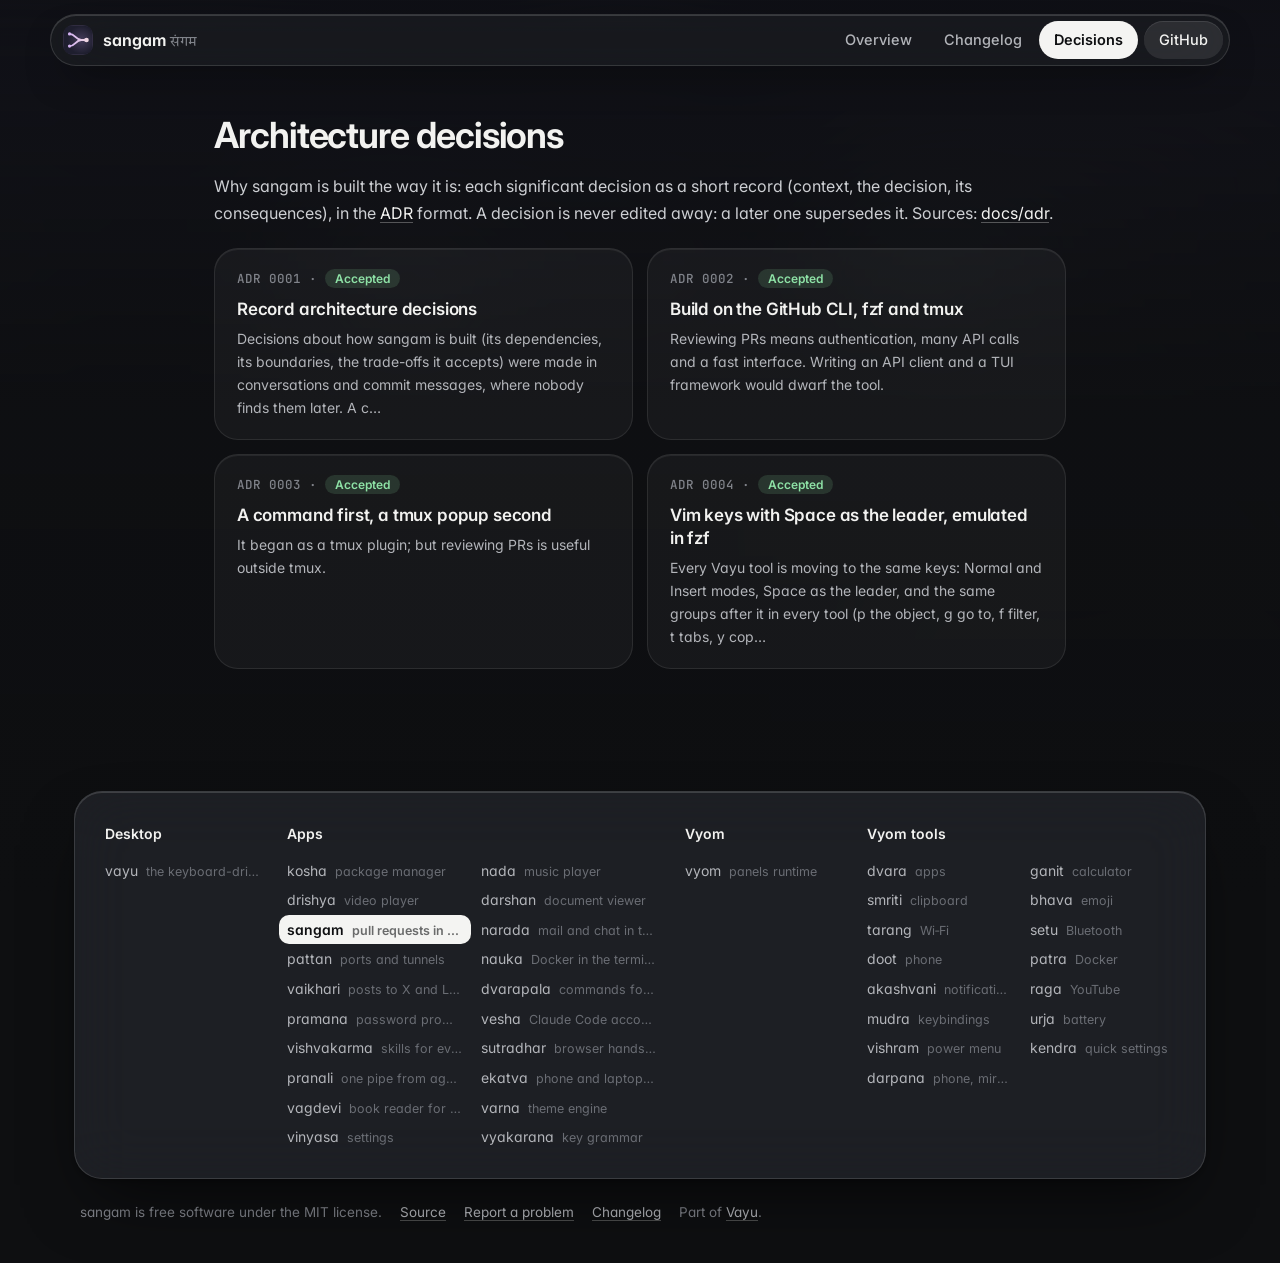
<file: docs/adr/index.html>
<!doctype html>
<html lang="en">
<head>
<meta charset="utf-8">
<meta name="viewport" content="width=device-width, initial-scale=1">
<title>Decisions · sangam</title>
<meta name="description" content="Review and merge GitHub pull requests without leaving the terminal.">
<meta property="og:title" content="Decisions · sangam">
<meta property="og:description" content="Review and merge GitHub pull requests without leaving the terminal.">
<meta name="theme-color" content="#0e0f11">
<link rel="icon" href="../assets/logo.svg" type="image/svg+xml">
<link rel="preconnect" href="https://fonts.googleapis.com">
<link rel="preconnect" href="https://fonts.gstatic.com" crossorigin>
<link href="https://fonts.googleapis.com/css2?family=Inter:wght@400;500;600;700&family=JetBrains+Mono:wght@400;500;600&family=Tiro+Devanagari+Sanskrit&display=swap" rel="stylesheet">
<link rel="stylesheet" href="../assets/site.css">
<style>:root{--tool:#c9b6f2}.backdrop:before{background-image:url("../assets/screenshots/overview.png")}</style>
</head>
<body class="sub">
<div class="backdrop" aria-hidden="true"></div>
<header class="top"><div class="in">
<a class="brand" href="../index.html"><img src="../assets/logo.svg" alt=""><span>sangam <small>संगम</small></span></a>
<nav><a href="../index.html" class="">Overview</a><a href="../changelog.html" class="">Changelog</a><a href="../adr/index.html" class="on hide">Decisions</a><a class="gh" href="https://github.com/Theyashsawarkar/sangam">GitHub</a></nav></div></header>

<div class="wrap solo"><article>
<h2>Architecture decisions</h2><p>Why sangam is built the way it is: each significant decision as a short record (context, the decision, its consequences), in the <a href="https://cognitect.com/blog/2011/11/15/documenting-architecture-decisions">ADR</a> format. A decision is never edited away: a later one supersedes it. Sources: <a href="https://github.com/Theyashsawarkar/sangam/tree/main/docs/adr">docs/adr</a>.</p><div class="cards"><a class="card" href="0001-record-architecture-decisions.html"><div class="n">ADR 0001 · <span class="status accepted">Accepted</span></div><h3>Record architecture decisions</h3><p>Decisions about how sangam is built (its dependencies, its boundaries, the trade-offs it accepts) were made in conversations and commit messages, where nobody finds them later. A c…</p></a><a class="card" href="0002-built-on-gh.html"><div class="n">ADR 0002 · <span class="status accepted">Accepted</span></div><h3>Build on the GitHub CLI, fzf and tmux</h3><p>Reviewing PRs means authentication, many API calls and a fast interface. Writing an API client and a TUI framework would dwarf the tool.</p></a><a class="card" href="0003-a-command-first.html"><div class="n">ADR 0003 · <span class="status accepted">Accepted</span></div><h3>A command first, a tmux popup second</h3><p>It began as a tmux plugin; but reviewing PRs is useful outside tmux.</p></a><a class="card" href="0004-space-leader.html"><div class="n">ADR 0004 · <span class="status accepted">Accepted</span></div><h3>Vim keys with Space as the leader, emulated in fzf</h3><p>Every Vayu tool is moving to the same keys: Normal and Insert modes, Space as the leader, and the same groups after it in every tool (p the object, g go to, f filter, t tabs, y cop…</p></a></div>
</article></div>
<footer><div class="in glass"><div class=""><h4>Desktop</h4><div class="list"><a href="https://vayu.theyashsawarkar.dev/" class="">vayu <span>the keyboard-driven Wayland desktop</span></a></div></div><div class="g2"><h4>Apps</h4><div class="list"><a href="https://kosha.theyashsawarkar.dev/" class="">kosha <span>package manager</span></a><a href="https://nada.theyashsawarkar.dev/" class="">nada <span>music player</span></a><a href="https://drishya.theyashsawarkar.dev/" class="">drishya <span>video player</span></a><a href="https://darshan.theyashsawarkar.dev/" class="">darshan <span>document viewer</span></a><a href="https://sangam.theyashsawarkar.dev/" class="me" aria-current="page">sangam <span>pull requests in the terminal</span></a><a href="https://narada.theyashsawarkar.dev/" class="">narada <span>mail and chat in the terminal</span></a><a href="https://pattan.theyashsawarkar.dev/" class="">pattan <span>ports and tunnels</span></a><a href="https://nauka.theyashsawarkar.dev/" class="">nauka <span>Docker in the terminal</span></a><a href="https://vaikhari.theyashsawarkar.dev/" class="">vaikhari <span>posts to X and LinkedIn</span></a><a href="https://dvarapala.theyashsawarkar.dev/" class="">dvarapala <span>commands for AI agents, approved</span></a><a href="https://pramana.theyashsawarkar.dev/" class="">pramana <span>password prompts</span></a><a href="https://vesha.theyashsawarkar.dev/" class="">vesha <span>Claude Code accounts</span></a><a href="https://vishvakarma.theyashsawarkar.dev/" class="">vishvakarma <span>skills for every AI agent</span></a><a href="https://sutradhar.theyashsawarkar.dev/" class="">sutradhar <span>browser hands for AI agents</span></a><a href="https://pranali.theyashsawarkar.dev/" class="">pranali <span>one pipe from agents to tools</span></a><a href="https://ekatva.theyashsawarkar.dev/" class="">ekatva <span>phone and laptop, linked</span></a><a href="https://vagdevi.theyashsawarkar.dev/" class="">vagdevi <span>book reader for Android</span></a><a href="https://varna.theyashsawarkar.dev/" class="">varna <span>theme engine</span></a><a href="https://vinyasa.theyashsawarkar.dev/" class="">vinyasa <span>settings</span></a><a href="https://vyakarana.theyashsawarkar.dev/" class="">vyakarana <span>key grammar</span></a></div></div><div class=""><h4>Vyom</h4><div class="list"><a href="https://vyom.theyashsawarkar.dev/" class="">vyom <span>panels runtime</span></a></div></div><div class="g2"><h4>Vyom tools</h4><div class="list"><a href="https://dvara.theyashsawarkar.dev/" class="">dvara <span>apps</span></a><a href="https://ganit.theyashsawarkar.dev/" class="">ganit <span>calculator</span></a><a href="https://smriti.theyashsawarkar.dev/" class="">smriti <span>clipboard</span></a><a href="https://bhava.theyashsawarkar.dev/" class="">bhava <span>emoji</span></a><a href="https://tarang.theyashsawarkar.dev/" class="">tarang <span>Wi‑Fi</span></a><a href="https://setu.theyashsawarkar.dev/" class="">setu <span>Bluetooth</span></a><a href="https://doot.theyashsawarkar.dev/" class="">doot <span>phone</span></a><a href="https://patra.theyashsawarkar.dev/" class="">patra <span>Docker</span></a><a href="https://akashvani.theyashsawarkar.dev/" class="">akashvani <span>notifications</span></a><a href="https://raga.theyashsawarkar.dev/" class="">raga <span>YouTube</span></a><a href="https://mudra.theyashsawarkar.dev/" class="">mudra <span>keybindings</span></a><a href="https://urja.theyashsawarkar.dev/" class="">urja <span>battery</span></a><a href="https://vishram.theyashsawarkar.dev/" class="">vishram <span>power menu</span></a><a href="https://kendra.theyashsawarkar.dev/" class="">kendra <span>quick settings</span></a><a href="https://darpana.theyashsawarkar.dev/" class="">darpana <span>phone, mirrored</span></a></div></div></div>
<div class="bottom"><span>sangam is free software under the MIT license.</span><a href="https://github.com/Theyashsawarkar/sangam">Source</a><a href="https://github.com/Theyashsawarkar/sangam/issues">Report a problem</a><a href="../changelog.html">Changelog</a><span>Part of <a href="https://vayu.theyashsawarkar.dev/">Vayu</a>.</span></div></footer>
<script>
document.querySelectorAll('pre.code').forEach(p=>{const b=document.createElement('button');b.className='copy';b.type='button';b.textContent='Copy';
b.onclick=()=>{navigator.clipboard.writeText(p.querySelector('code').innerText).then(()=>{b.textContent='Copied';b.classList.add('done');setTimeout(()=>{b.textContent='Copy';b.classList.remove('done')},1400)})};p.appendChild(b)});
const links=[...document.querySelectorAll('.toc a')];if(links.length){const hs=links.map(a=>document.getElementById(a.hash.slice(1))).filter(Boolean);
const on=()=>{let cur=hs[0];for(const h of hs){if(h.getBoundingClientRect().top<120)cur=h}links.forEach(a=>a.classList.toggle('on',cur&&a.hash==='#'+cur.id))};
addEventListener('scroll',on,{passive:true});on()}
</script>
</body>
</html>
</file>
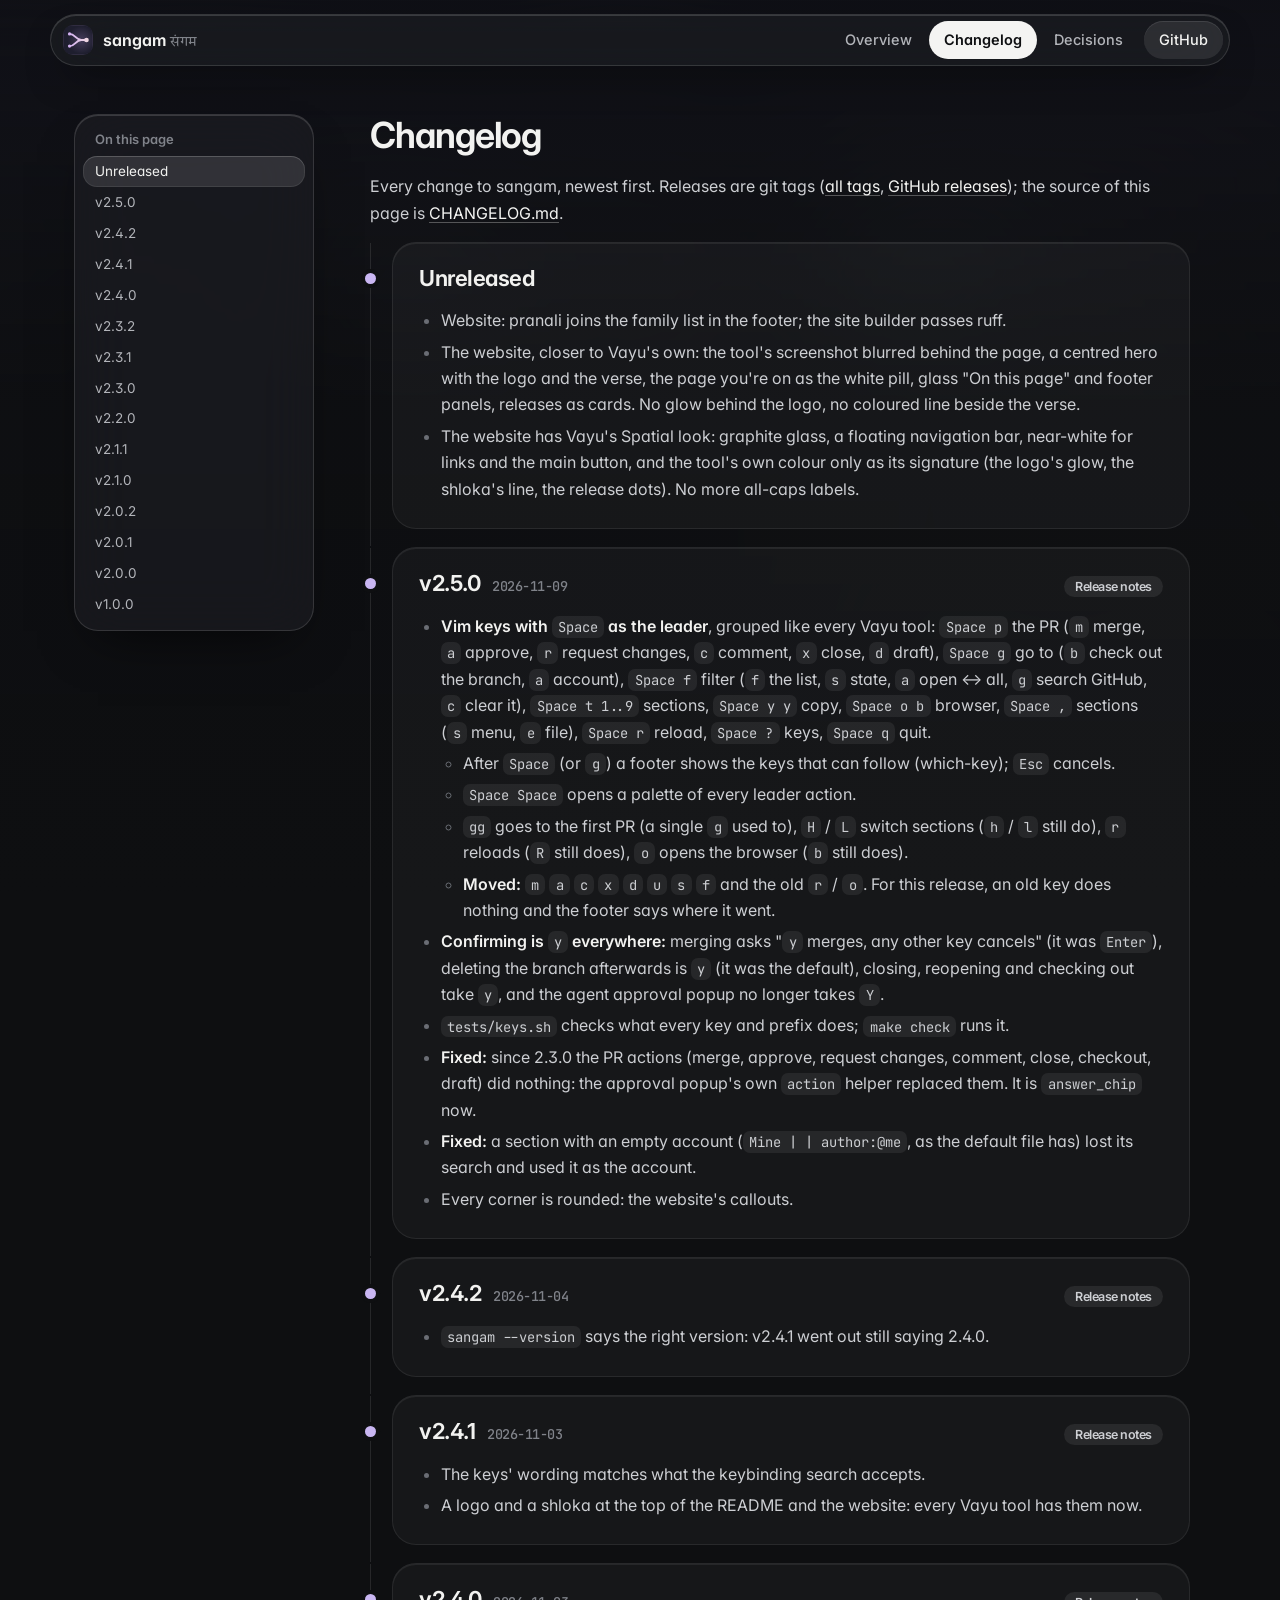
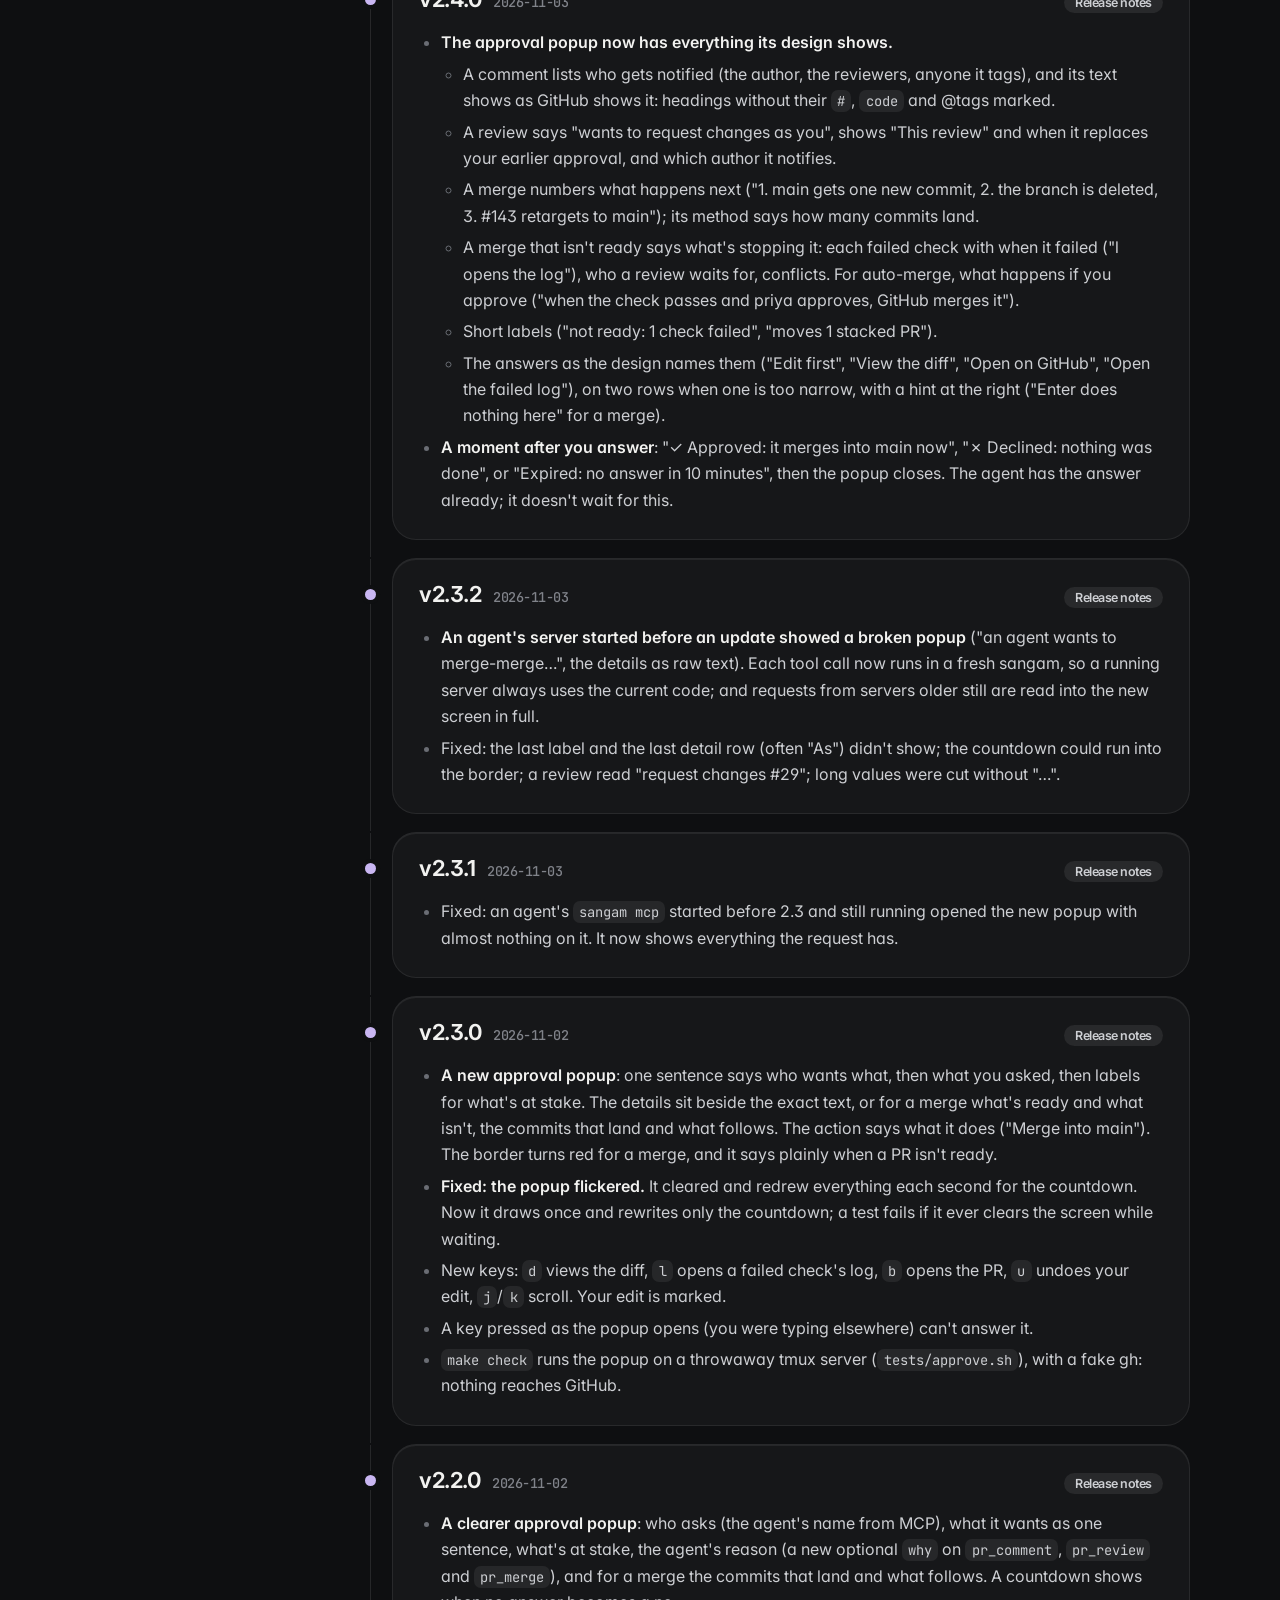
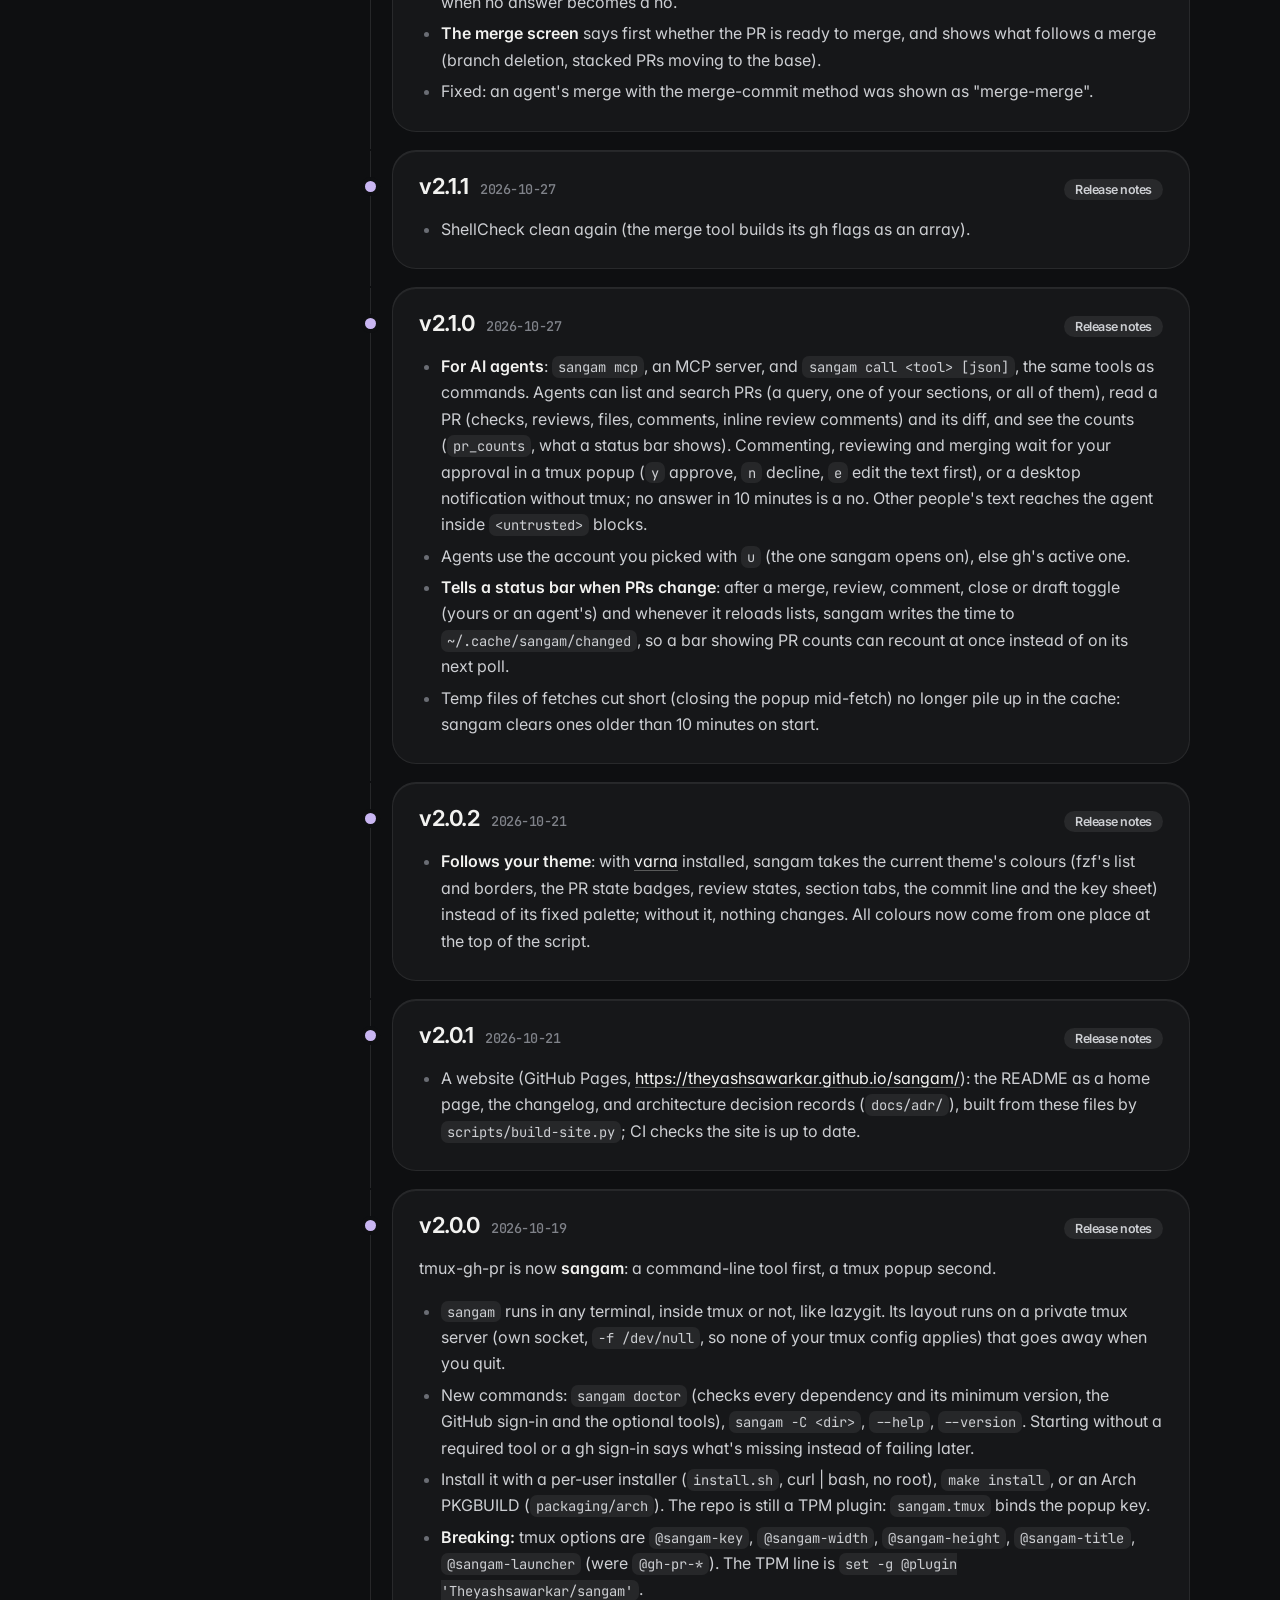
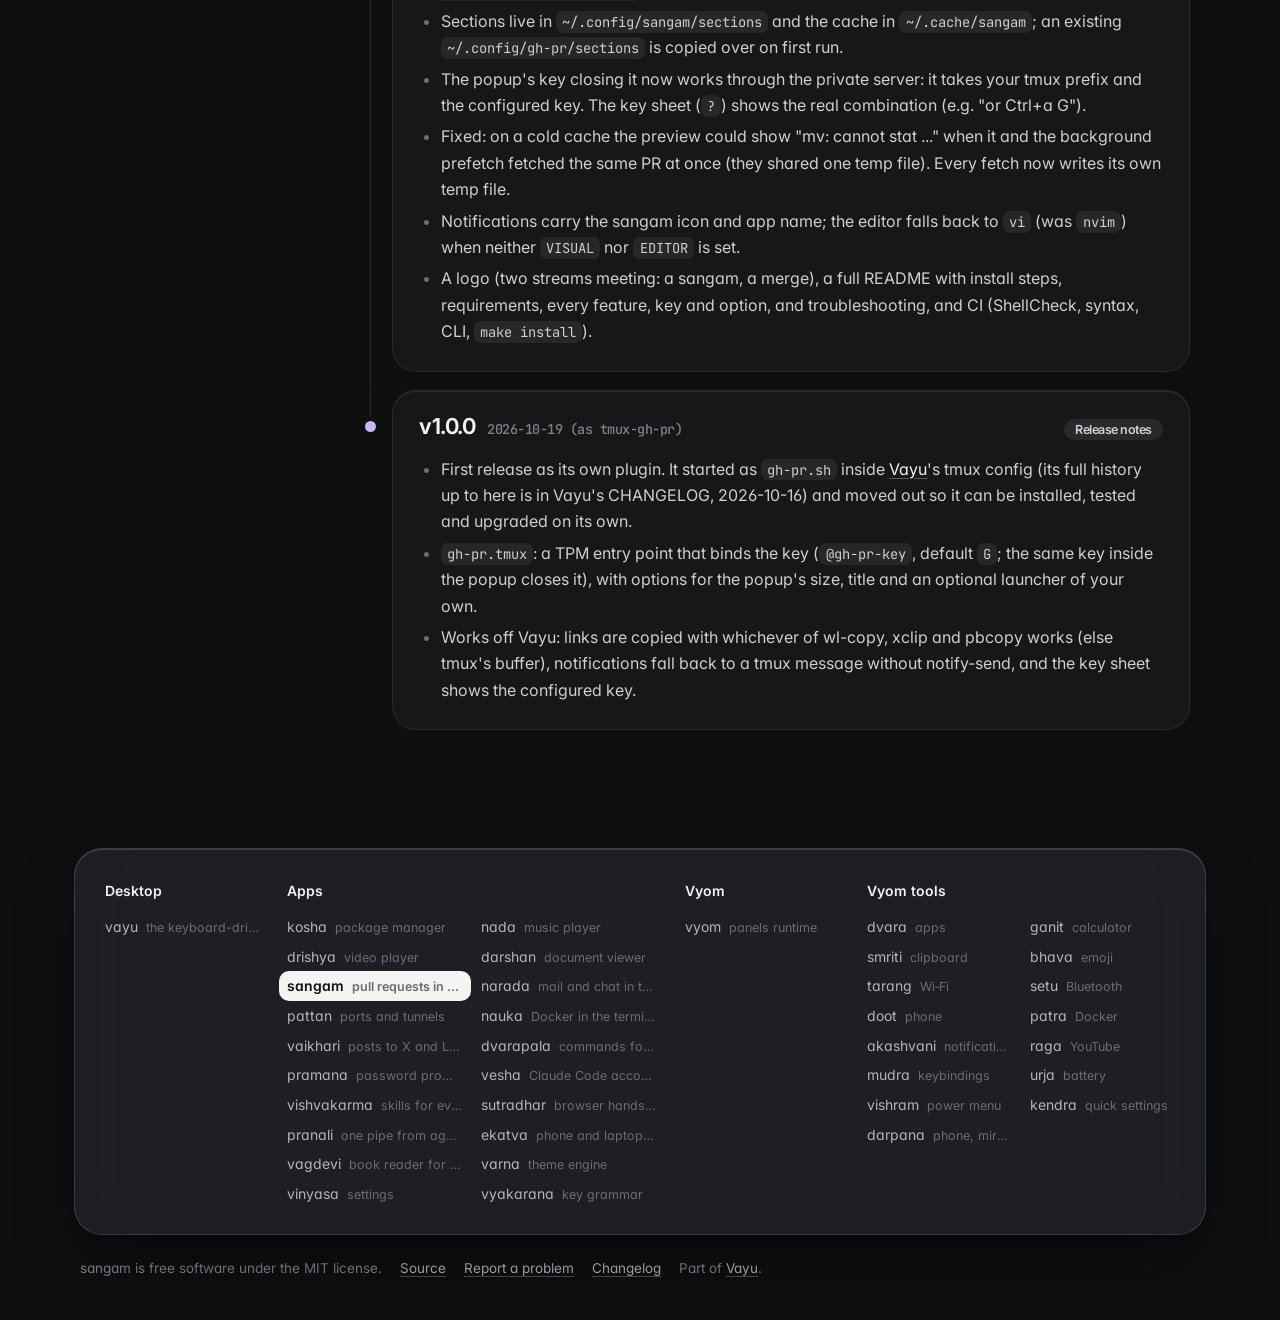
<file: docs/changelog.html>
<!doctype html>
<html lang="en">
<head>
<meta charset="utf-8">
<meta name="viewport" content="width=device-width, initial-scale=1">
<title>Changelog · sangam</title>
<meta name="description" content="Review and merge GitHub pull requests without leaving the terminal.">
<meta property="og:title" content="Changelog · sangam">
<meta property="og:description" content="Review and merge GitHub pull requests without leaving the terminal.">
<meta name="theme-color" content="#0e0f11">
<link rel="icon" href="assets/logo.svg" type="image/svg+xml">
<link rel="preconnect" href="https://fonts.googleapis.com">
<link rel="preconnect" href="https://fonts.gstatic.com" crossorigin>
<link href="https://fonts.googleapis.com/css2?family=Inter:wght@400;500;600;700&family=JetBrains+Mono:wght@400;500;600&family=Tiro+Devanagari+Sanskrit&display=swap" rel="stylesheet">
<link rel="stylesheet" href="assets/site.css">
<style>:root{--tool:#c9b6f2}.backdrop:before{background-image:url("assets/screenshots/overview.png")}</style>
</head>
<body class="sub">
<div class="backdrop" aria-hidden="true"></div>
<header class="top"><div class="in">
<a class="brand" href="index.html"><img src="assets/logo.svg" alt=""><span>sangam <small>संगम</small></span></a>
<nav><a href="index.html" class="">Overview</a><a href="changelog.html" class="on">Changelog</a><a href="adr/index.html" class=" hide">Decisions</a><a class="gh" href="https://github.com/Theyashsawarkar/sangam">GitHub</a></nav></div></header>

<div class="wrap"><aside class="toc"><b>On this page</b><a class="l2" href="#unreleased">Unreleased</a><a class="l2" href="#v250">v2.5.0</a><a class="l2" href="#v242">v2.4.2</a><a class="l2" href="#v241">v2.4.1</a><a class="l2" href="#v240">v2.4.0</a><a class="l2" href="#v232">v2.3.2</a><a class="l2" href="#v231">v2.3.1</a><a class="l2" href="#v230">v2.3.0</a><a class="l2" href="#v220">v2.2.0</a><a class="l2" href="#v211">v2.1.1</a><a class="l2" href="#v210">v2.1.0</a><a class="l2" href="#v202">v2.0.2</a><a class="l2" href="#v201">v2.0.1</a><a class="l2" href="#v200">v2.0.0</a><a class="l2" href="#v100">v1.0.0</a></aside><article>
<h2>Changelog</h2><p>Every change to sangam, newest first. Releases are git tags (<a href="https://github.com/Theyashsawarkar/sangam/tags">all tags</a>, <a href="https://github.com/Theyashsawarkar/sangam/releases">GitHub releases</a>); the source of this page is <a href="https://github.com/Theyashsawarkar/sangam/blob/main/CHANGELOG.md">CHANGELOG.md</a>.</p><section class="release"><h2 id="unreleased">Unreleased<span class="date"></span></h2><ul><li>Website: pranali joins the family list in the footer; the site builder passes ruff.</li><li>The website, closer to Vayu's own: the tool's screenshot blurred behind the page, a centred hero with the logo and the verse, the page you're on as the white pill, glass "On this page" and footer panels, releases as cards. No glow behind the logo, no coloured line beside the verse.</li><li>The website has Vayu's Spatial look: graphite glass, a floating navigation bar, near-white for links and the main button, and the tool's own colour only as its signature (the logo's glow, the shloka's line, the release dots). No more all-caps labels.</li></ul></section><section class="release"><h2 id="v250">v2.5.0<span class="date">2026-11-09</span><a class="tag" href="https://github.com/Theyashsawarkar/sangam/releases/tag/v2.5.0">Release notes</a></h2><ul><li><strong>Vim keys with <code>Space</code> as the leader</strong>, grouped like every Vayu tool: <code>Space p</code> the PR (<code>m</code> merge, <code>a</code> approve, <code>r</code> request changes, <code>c</code> comment, <code>x</code> close, <code>d</code> draft), <code>Space g</code> go to (<code>b</code> check out the branch, <code>a</code> account), <code>Space f</code> filter (<code>f</code> the list, <code>s</code> state, <code>a</code> open ↔ all, <code>g</code> search GitHub, <code>c</code> clear it), <code>Space t 1..9</code> sections, <code>Space y y</code> copy, <code>Space o b</code> browser, <code>Space ,</code> sections (<code>s</code> menu, <code>e</code> file), <code>Space r</code> reload, <code>Space ?</code> keys, <code>Space q</code> quit.<ul><li>After <code>Space</code> (or <code>g</code>) a footer shows the keys that can follow (which-key); <code>Esc</code> cancels.</li><li><code>Space Space</code> opens a palette of every leader action.</li><li><code>gg</code> goes to the first PR (a single <code>g</code> used to), <code>H</code> / <code>L</code> switch sections (<code>h</code> / <code>l</code> still do), <code>r</code> reloads (<code>R</code> still does), <code>o</code> opens the browser (<code>b</code> still does).</li><li><strong>Moved:</strong> <code>m</code> <code>a</code> <code>c</code> <code>x</code> <code>d</code> <code>u</code> <code>s</code> <code>f</code> and the old <code>r</code> / <code>o</code>. For this release, an old key does nothing and the footer says where it went.</li></ul></li><li><strong>Confirming is <code>y</code> everywhere:</strong> merging asks "<code>y</code> merges, any other key cancels" (it was <code>Enter</code>), deleting the branch afterwards is <code>y</code> (it was the default), closing, reopening and checking out take <code>y</code>, and the agent approval popup no longer takes <code>Y</code>.</li><li><code>tests/keys.sh</code> checks what every key and prefix does; <code>make check</code> runs it.</li><li><strong>Fixed:</strong> since 2.3.0 the PR actions (merge, approve, request changes, comment, close, checkout, draft) did nothing: the approval popup's own <code>action</code> helper replaced them. It is <code>answer_chip</code> now.</li><li><strong>Fixed:</strong> a section with an empty account (<code>Mine | | author:@me</code>, as the default file has) lost its search and used it as the account.</li><li>Every corner is rounded: the website's callouts.</li></ul></section><section class="release"><h2 id="v242">v2.4.2<span class="date">2026-11-04</span><a class="tag" href="https://github.com/Theyashsawarkar/sangam/releases/tag/v2.4.2">Release notes</a></h2><ul><li><code>sangam --version</code> says the right version: v2.4.1 went out still saying 2.4.0.</li></ul></section><section class="release"><h2 id="v241">v2.4.1<span class="date">2026-11-03</span><a class="tag" href="https://github.com/Theyashsawarkar/sangam/releases/tag/v2.4.1">Release notes</a></h2><ul><li>The keys' wording matches what the keybinding search accepts.</li><li>A logo and a shloka at the top of the README and the website: every Vayu tool has them now.</li></ul></section><section class="release"><h2 id="v240">v2.4.0<span class="date">2026-11-03</span><a class="tag" href="https://github.com/Theyashsawarkar/sangam/releases/tag/v2.4.0">Release notes</a></h2><ul><li><strong>The approval popup now has everything its design shows.</strong><ul><li>A comment lists who gets notified (the author, the reviewers, anyone it tags), and its text shows as GitHub shows it: headings without their <code>#</code>, <code>code</code> and @tags marked.</li><li>A review says "wants to request changes as you", shows "This review" and when it replaces your earlier approval, and which author it notifies.</li><li>A merge numbers what happens next ("1. main gets one new commit, 2. the branch is deleted, 3. #143 retargets to main"); its method says how many commits land.</li><li>A merge that isn't ready says what's stopping it: each failed check with when it failed ("l opens the log"), who a review waits for, conflicts. For auto-merge, what happens if you approve ("when the check passes and priya approves, GitHub merges it").</li><li>Short labels ("not ready: 1 check failed", "moves 1 stacked PR").</li><li>The answers as the design names them ("Edit first", "View the diff", "Open on GitHub", "Open the failed log"), on two rows when one is too narrow, with a hint at the right ("Enter does nothing here" for a merge).</li></ul></li><li><strong>A moment after you answer</strong>: "✓ Approved: it merges into main now", "✗ Declined: nothing was done", or "Expired: no answer in 10 minutes", then the popup closes. The agent has the answer already; it doesn't wait for this.</li></ul></section><section class="release"><h2 id="v232">v2.3.2<span class="date">2026-11-03</span><a class="tag" href="https://github.com/Theyashsawarkar/sangam/releases/tag/v2.3.2">Release notes</a></h2><ul><li><strong>An agent's server started before an update showed a broken popup</strong> ("an agent wants to merge-merge…", the details as raw text). Each tool call now runs in a fresh sangam, so a running server always uses the current code; and requests from servers older still are read into the new screen in full.</li><li>Fixed: the last label and the last detail row (often "As") didn't show; the countdown could run into the border; a review read "request changes #29"; long values were cut without "…".</li></ul></section><section class="release"><h2 id="v231">v2.3.1<span class="date">2026-11-03</span><a class="tag" href="https://github.com/Theyashsawarkar/sangam/releases/tag/v2.3.1">Release notes</a></h2><ul><li>Fixed: an agent's <code>sangam mcp</code> started before 2.3 and still running opened the new popup with almost nothing on it. It now shows everything the request has.</li></ul></section><section class="release"><h2 id="v230">v2.3.0<span class="date">2026-11-02</span><a class="tag" href="https://github.com/Theyashsawarkar/sangam/releases/tag/v2.3.0">Release notes</a></h2><ul><li><strong>A new approval popup</strong>: one sentence says who wants what, then what you asked, then labels for what's at stake. The details sit beside the exact text, or for a merge what's ready and what isn't, the commits that land and what follows. The action says what it does ("Merge into main"). The border turns red for a merge, and it says plainly when a PR isn't ready.</li><li><strong>Fixed: the popup flickered.</strong> It cleared and redrew everything each second for the countdown. Now it draws once and rewrites only the countdown; a test fails if it ever clears the screen while waiting.</li><li>New keys: <code>d</code> views the diff, <code>l</code> opens a failed check's log, <code>b</code> opens the PR, <code>u</code> undoes your edit, <code>j</code>/<code>k</code> scroll. Your edit is marked.</li><li>A key pressed as the popup opens (you were typing elsewhere) can't answer it.</li><li><code>make check</code> runs the popup on a throwaway tmux server (<code>tests/approve.sh</code>), with a fake gh: nothing reaches GitHub.</li></ul></section><section class="release"><h2 id="v220">v2.2.0<span class="date">2026-11-02</span><a class="tag" href="https://github.com/Theyashsawarkar/sangam/releases/tag/v2.2.0">Release notes</a></h2><ul><li><strong>A clearer approval popup</strong>: who asks (the agent's name from MCP), what it wants as one sentence, what's at stake, the agent's reason (a new optional <code>why</code> on <code>pr_comment</code>, <code>pr_review</code> and <code>pr_merge</code>), and for a merge the commits that land and what follows. A countdown shows when no answer becomes a no.</li><li><strong>The merge screen</strong> says first whether the PR is ready to merge, and shows what follows a merge (branch deletion, stacked PRs moving to the base).</li><li>Fixed: an agent's merge with the merge-commit method was shown as "merge-merge".</li></ul></section><section class="release"><h2 id="v211">v2.1.1<span class="date">2026-10-27</span><a class="tag" href="https://github.com/Theyashsawarkar/sangam/releases/tag/v2.1.1">Release notes</a></h2><ul><li>ShellCheck clean again (the merge tool builds its gh flags as an array).</li></ul></section><section class="release"><h2 id="v210">v2.1.0<span class="date">2026-10-27</span><a class="tag" href="https://github.com/Theyashsawarkar/sangam/releases/tag/v2.1.0">Release notes</a></h2><ul><li><strong>For AI agents</strong>: <code>sangam mcp</code>, an MCP server, and <code>sangam call &lt;tool&gt; [json]</code>, the same tools as commands. Agents can list and search PRs (a query, one of your sections, or all of them), read a PR (checks, reviews, files, comments, inline review comments) and its diff, and see the counts (<code>pr_counts</code>, what a status bar shows). Commenting, reviewing and merging wait for your approval in a tmux popup (<code>y</code> approve, <code>n</code> decline, <code>e</code> edit the text first), or a desktop notification without tmux; no answer in 10 minutes is a no. Other people's text reaches the agent inside <code>&lt;untrusted&gt;</code> blocks.</li><li>Agents use the account you picked with <code>u</code> (the one sangam opens on), else gh's active one.</li><li><strong>Tells a status bar when PRs change</strong>: after a merge, review, comment, close or draft toggle (yours or an agent's) and whenever it reloads lists, sangam writes the time to <code>~/.cache/sangam/changed</code>, so a bar showing PR counts can recount at once instead of on its next poll.</li><li>Temp files of fetches cut short (closing the popup mid-fetch) no longer pile up in the cache: sangam clears ones older than 10 minutes on start.</li></ul></section><section class="release"><h2 id="v202">v2.0.2<span class="date">2026-10-21</span><a class="tag" href="https://github.com/Theyashsawarkar/sangam/releases/tag/v2.0.2">Release notes</a></h2><ul><li><strong>Follows your theme</strong>: with <a href="https://github.com/Theyashsawarkar/varna">varna</a> installed, sangam takes the current theme's colours (fzf's list and borders, the PR state badges, review states, section tabs, the commit line and the key sheet) instead of its fixed palette; without it, nothing changes. All colours now come from one place at the top of the script.</li></ul></section><section class="release"><h2 id="v201">v2.0.1<span class="date">2026-10-21</span><a class="tag" href="https://github.com/Theyashsawarkar/sangam/releases/tag/v2.0.1">Release notes</a></h2><ul><li>A website (GitHub Pages, <a href="https://theyashsawarkar.github.io/sangam/">https://theyashsawarkar.github.io/sangam/</a>): the README as a home page, the changelog, and architecture decision records (<code>docs/adr/</code>), built from these files by <code>scripts/build-site.py</code>; CI checks the site is up to date.</li></ul></section><section class="release"><h2 id="v200">v2.0.0<span class="date">2026-10-19</span><a class="tag" href="https://github.com/Theyashsawarkar/sangam/releases/tag/v2.0.0">Release notes</a></h2><p>tmux-gh-pr is now <strong>sangam</strong>: a command-line tool first, a tmux popup second.</p>
<ul><li><code>sangam</code> runs in any terminal, inside tmux or not, like lazygit. Its layout runs on a private tmux server (own socket, <code>-f /dev/null</code>, so none of your tmux config applies) that goes away when you quit.</li><li>New commands: <code>sangam doctor</code> (checks every dependency and its minimum version, the GitHub sign-in and the optional tools), <code>sangam -C &lt;dir&gt;</code>, <code>--help</code>, <code>--version</code>. Starting without a required tool or a gh sign-in says what's missing instead of failing later.</li><li>Install it with a per-user installer (<code>install.sh</code>, curl | bash, no root), <code>make install</code>, or an Arch PKGBUILD (<code>packaging/arch</code>). The repo is still a TPM plugin: <code>sangam.tmux</code> binds the popup key.</li><li><strong>Breaking:</strong> tmux options are <code>@sangam-key</code>, <code>@sangam-width</code>, <code>@sangam-height</code>, <code>@sangam-title</code>, <code>@sangam-launcher</code> (were <code>@gh-pr-*</code>). The TPM line is <code>set -g @plugin &#x27;Theyashsawarkar/sangam&#x27;</code>.</li><li>Sections live in <code>~/.config/sangam/sections</code> and the cache in <code>~/.cache/sangam</code>; an existing <code>~/.config/gh-pr/sections</code> is copied over on first run.</li><li>The popup's key closing it now works through the private server: it takes your tmux prefix and the configured key. The key sheet (<code>?</code>) shows the real combination (e.g. "or Ctrl+a G").</li><li>Fixed: on a cold cache the preview could show "mv: cannot stat ..." when it and the background prefetch fetched the same PR at once (they shared one temp file). Every fetch now writes its own temp file.</li><li>Notifications carry the sangam icon and app name; the editor falls back to <code>vi</code> (was <code>nvim</code>) when neither <code>VISUAL</code> nor <code>EDITOR</code> is set.</li><li>A logo (two streams meeting: a sangam, a merge), a full README with install steps, requirements, every feature, key and option, and troubleshooting, and CI (ShellCheck, syntax, CLI, <code>make install</code>).</li></ul></section><section class="release"><h2 id="v100">v1.0.0<span class="date">2026-10-19 (as tmux-gh-pr)</span><a class="tag" href="https://github.com/Theyashsawarkar/sangam/releases/tag/v1.0.0">Release notes</a></h2><ul><li>First release as its own plugin. It started as <code>gh-pr.sh</code> inside <a href="https://github.com/Theyashsawarkar/vayu">Vayu</a>'s tmux config (its full history up to here is in Vayu's CHANGELOG, 2026-10-16) and moved out so it can be installed, tested and upgraded on its own.</li><li><code>gh-pr.tmux</code>: a TPM entry point that binds the key (<code>@gh-pr-key</code>, default <code>G</code>; the same key inside the popup closes it), with options for the popup's size, title and an optional launcher of your own.</li><li>Works off Vayu: links are copied with whichever of wl-copy, xclip and pbcopy works (else tmux's buffer), notifications fall back to a tmux message without notify-send, and the key sheet shows the configured key.</li></ul></section>
</article></div>
<footer><div class="in glass"><div class=""><h4>Desktop</h4><div class="list"><a href="https://vayu.theyashsawarkar.dev/" class="">vayu <span>the keyboard-driven Wayland desktop</span></a></div></div><div class="g2"><h4>Apps</h4><div class="list"><a href="https://kosha.theyashsawarkar.dev/" class="">kosha <span>package manager</span></a><a href="https://nada.theyashsawarkar.dev/" class="">nada <span>music player</span></a><a href="https://drishya.theyashsawarkar.dev/" class="">drishya <span>video player</span></a><a href="https://darshan.theyashsawarkar.dev/" class="">darshan <span>document viewer</span></a><a href="https://sangam.theyashsawarkar.dev/" class="me" aria-current="page">sangam <span>pull requests in the terminal</span></a><a href="https://narada.theyashsawarkar.dev/" class="">narada <span>mail and chat in the terminal</span></a><a href="https://pattan.theyashsawarkar.dev/" class="">pattan <span>ports and tunnels</span></a><a href="https://nauka.theyashsawarkar.dev/" class="">nauka <span>Docker in the terminal</span></a><a href="https://vaikhari.theyashsawarkar.dev/" class="">vaikhari <span>posts to X and LinkedIn</span></a><a href="https://dvarapala.theyashsawarkar.dev/" class="">dvarapala <span>commands for AI agents, approved</span></a><a href="https://pramana.theyashsawarkar.dev/" class="">pramana <span>password prompts</span></a><a href="https://vesha.theyashsawarkar.dev/" class="">vesha <span>Claude Code accounts</span></a><a href="https://vishvakarma.theyashsawarkar.dev/" class="">vishvakarma <span>skills for every AI agent</span></a><a href="https://sutradhar.theyashsawarkar.dev/" class="">sutradhar <span>browser hands for AI agents</span></a><a href="https://pranali.theyashsawarkar.dev/" class="">pranali <span>one pipe from agents to tools</span></a><a href="https://ekatva.theyashsawarkar.dev/" class="">ekatva <span>phone and laptop, linked</span></a><a href="https://vagdevi.theyashsawarkar.dev/" class="">vagdevi <span>book reader for Android</span></a><a href="https://varna.theyashsawarkar.dev/" class="">varna <span>theme engine</span></a><a href="https://vinyasa.theyashsawarkar.dev/" class="">vinyasa <span>settings</span></a><a href="https://vyakarana.theyashsawarkar.dev/" class="">vyakarana <span>key grammar</span></a></div></div><div class=""><h4>Vyom</h4><div class="list"><a href="https://vyom.theyashsawarkar.dev/" class="">vyom <span>panels runtime</span></a></div></div><div class="g2"><h4>Vyom tools</h4><div class="list"><a href="https://dvara.theyashsawarkar.dev/" class="">dvara <span>apps</span></a><a href="https://ganit.theyashsawarkar.dev/" class="">ganit <span>calculator</span></a><a href="https://smriti.theyashsawarkar.dev/" class="">smriti <span>clipboard</span></a><a href="https://bhava.theyashsawarkar.dev/" class="">bhava <span>emoji</span></a><a href="https://tarang.theyashsawarkar.dev/" class="">tarang <span>Wi‑Fi</span></a><a href="https://setu.theyashsawarkar.dev/" class="">setu <span>Bluetooth</span></a><a href="https://doot.theyashsawarkar.dev/" class="">doot <span>phone</span></a><a href="https://patra.theyashsawarkar.dev/" class="">patra <span>Docker</span></a><a href="https://akashvani.theyashsawarkar.dev/" class="">akashvani <span>notifications</span></a><a href="https://raga.theyashsawarkar.dev/" class="">raga <span>YouTube</span></a><a href="https://mudra.theyashsawarkar.dev/" class="">mudra <span>keybindings</span></a><a href="https://urja.theyashsawarkar.dev/" class="">urja <span>battery</span></a><a href="https://vishram.theyashsawarkar.dev/" class="">vishram <span>power menu</span></a><a href="https://kendra.theyashsawarkar.dev/" class="">kendra <span>quick settings</span></a><a href="https://darpana.theyashsawarkar.dev/" class="">darpana <span>phone, mirrored</span></a></div></div></div>
<div class="bottom"><span>sangam is free software under the MIT license.</span><a href="https://github.com/Theyashsawarkar/sangam">Source</a><a href="https://github.com/Theyashsawarkar/sangam/issues">Report a problem</a><a href="changelog.html">Changelog</a><span>Part of <a href="https://vayu.theyashsawarkar.dev/">Vayu</a>.</span></div></footer>
<script>
document.querySelectorAll('pre.code').forEach(p=>{const b=document.createElement('button');b.className='copy';b.type='button';b.textContent='Copy';
b.onclick=()=>{navigator.clipboard.writeText(p.querySelector('code').innerText).then(()=>{b.textContent='Copied';b.classList.add('done');setTimeout(()=>{b.textContent='Copy';b.classList.remove('done')},1400)})};p.appendChild(b)});
const links=[...document.querySelectorAll('.toc a')];if(links.length){const hs=links.map(a=>document.getElementById(a.hash.slice(1))).filter(Boolean);
const on=()=>{let cur=hs[0];for(const h of hs){if(h.getBoundingClientRect().top<120)cur=h}links.forEach(a=>a.classList.toggle('on',cur&&a.hash==='#'+cur.id))};
addEventListener('scroll',on,{passive:true});on()}
</script>
</body>
</html>
</file>
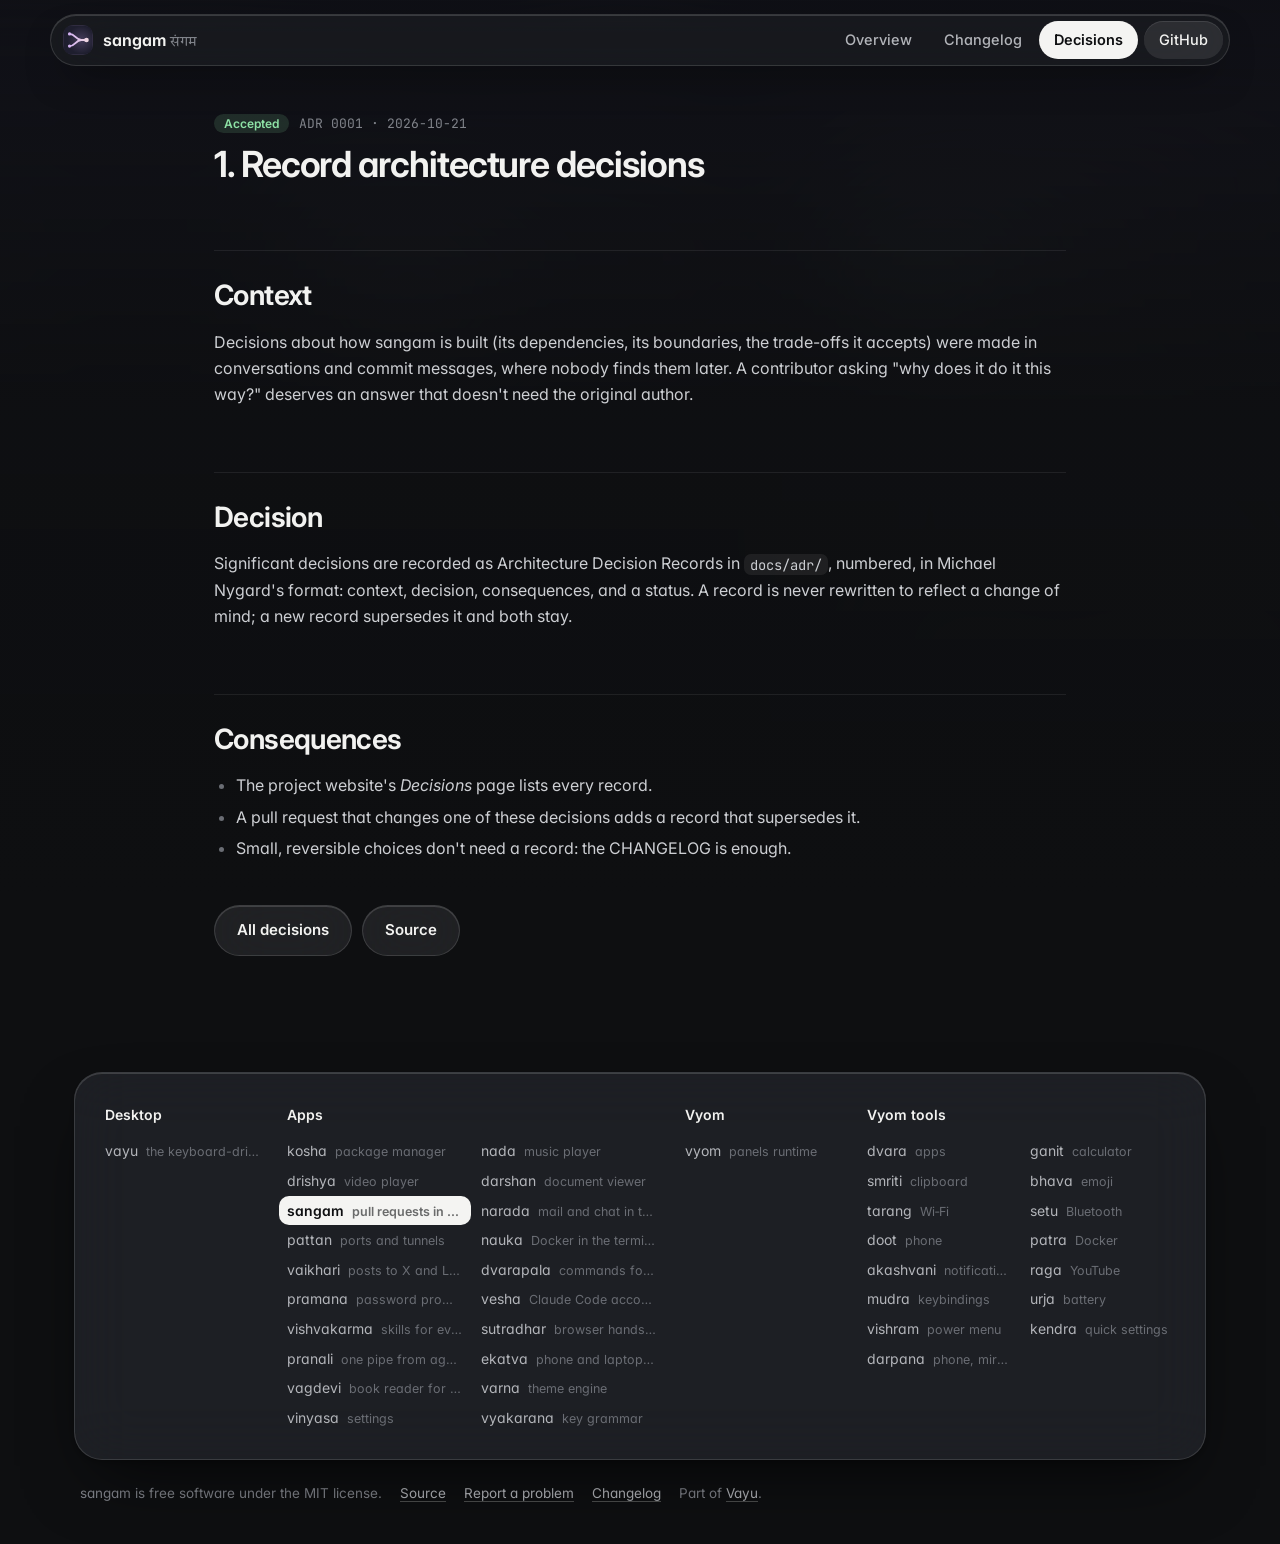
<file: docs/adr/0001-record-architecture-decisions.html>
<!doctype html>
<html lang="en">
<head>
<meta charset="utf-8">
<meta name="viewport" content="width=device-width, initial-scale=1">
<title>ADR 0001: 1. Record architecture decisions · sangam</title>
<meta name="description" content="Review and merge GitHub pull requests without leaving the terminal.">
<meta property="og:title" content="ADR 0001: 1. Record architecture decisions · sangam">
<meta property="og:description" content="Review and merge GitHub pull requests without leaving the terminal.">
<meta name="theme-color" content="#0e0f11">
<link rel="icon" href="../assets/logo.svg" type="image/svg+xml">
<link rel="preconnect" href="https://fonts.googleapis.com">
<link rel="preconnect" href="https://fonts.gstatic.com" crossorigin>
<link href="https://fonts.googleapis.com/css2?family=Inter:wght@400;500;600;700&family=JetBrains+Mono:wght@400;500;600&family=Tiro+Devanagari+Sanskrit&display=swap" rel="stylesheet">
<link rel="stylesheet" href="../assets/site.css">
<style>:root{--tool:#c9b6f2}.backdrop:before{background-image:url("../assets/screenshots/overview.png")}</style>
</head>
<body class="sub">
<div class="backdrop" aria-hidden="true"></div>
<header class="top"><div class="in">
<a class="brand" href="../index.html"><img src="../assets/logo.svg" alt=""><span>sangam <small>संगम</small></span></a>
<nav><a href="../index.html" class="">Overview</a><a href="../changelog.html" class="">Changelog</a><a href="../adr/index.html" class="on hide">Decisions</a><a class="gh" href="https://github.com/Theyashsawarkar/sangam">GitHub</a></nav></div></header>

<div class="wrap solo"><article>
<p class="adrmeta"><span class="status accepted">Accepted</span> <span>ADR 0001 · 2026-10-21</span></p><h2 id="1-record-architecture-decisions"><a class="anchor" href="#1-record-architecture-decisions">#</a>1. Record architecture decisions</h2>
<h2 id="context"><a class="anchor" href="#context">#</a>Context</h2>
<p>Decisions about how sangam is built (its dependencies, its boundaries, the trade-offs it accepts) were made in conversations and commit messages, where nobody finds them later. A contributor asking "why does it do it this way?" deserves an answer that doesn't need the original author.</p>
<h2 id="decision"><a class="anchor" href="#decision">#</a>Decision</h2>
<p>Significant decisions are recorded as Architecture Decision Records in <code>docs/adr/</code>, numbered, in Michael Nygard's format: context, decision, consequences, and a status. A record is never rewritten to reflect a change of mind; a new record supersedes it and both stay.</p>
<h2 id="consequences"><a class="anchor" href="#consequences">#</a>Consequences</h2>
<ul><li>The project website's <em>Decisions</em> page lists every record.</li><li>A pull request that changes one of these decisions adds a record that supersedes it.</li><li>Small, reversible choices don't need a record: the CHANGELOG is enough.</li></ul><p class="back"><a class="btn" href="index.html">All decisions</a><a class="btn" href="https://github.com/Theyashsawarkar/sangam/blob/main/docs/adr/0001-record-architecture-decisions.md">Source</a></p>
</article></div>
<footer><div class="in glass"><div class=""><h4>Desktop</h4><div class="list"><a href="https://vayu.theyashsawarkar.dev/" class="">vayu <span>the keyboard-driven Wayland desktop</span></a></div></div><div class="g2"><h4>Apps</h4><div class="list"><a href="https://kosha.theyashsawarkar.dev/" class="">kosha <span>package manager</span></a><a href="https://nada.theyashsawarkar.dev/" class="">nada <span>music player</span></a><a href="https://drishya.theyashsawarkar.dev/" class="">drishya <span>video player</span></a><a href="https://darshan.theyashsawarkar.dev/" class="">darshan <span>document viewer</span></a><a href="https://sangam.theyashsawarkar.dev/" class="me" aria-current="page">sangam <span>pull requests in the terminal</span></a><a href="https://narada.theyashsawarkar.dev/" class="">narada <span>mail and chat in the terminal</span></a><a href="https://pattan.theyashsawarkar.dev/" class="">pattan <span>ports and tunnels</span></a><a href="https://nauka.theyashsawarkar.dev/" class="">nauka <span>Docker in the terminal</span></a><a href="https://vaikhari.theyashsawarkar.dev/" class="">vaikhari <span>posts to X and LinkedIn</span></a><a href="https://dvarapala.theyashsawarkar.dev/" class="">dvarapala <span>commands for AI agents, approved</span></a><a href="https://pramana.theyashsawarkar.dev/" class="">pramana <span>password prompts</span></a><a href="https://vesha.theyashsawarkar.dev/" class="">vesha <span>Claude Code accounts</span></a><a href="https://vishvakarma.theyashsawarkar.dev/" class="">vishvakarma <span>skills for every AI agent</span></a><a href="https://sutradhar.theyashsawarkar.dev/" class="">sutradhar <span>browser hands for AI agents</span></a><a href="https://pranali.theyashsawarkar.dev/" class="">pranali <span>one pipe from agents to tools</span></a><a href="https://ekatva.theyashsawarkar.dev/" class="">ekatva <span>phone and laptop, linked</span></a><a href="https://vagdevi.theyashsawarkar.dev/" class="">vagdevi <span>book reader for Android</span></a><a href="https://varna.theyashsawarkar.dev/" class="">varna <span>theme engine</span></a><a href="https://vinyasa.theyashsawarkar.dev/" class="">vinyasa <span>settings</span></a><a href="https://vyakarana.theyashsawarkar.dev/" class="">vyakarana <span>key grammar</span></a></div></div><div class=""><h4>Vyom</h4><div class="list"><a href="https://vyom.theyashsawarkar.dev/" class="">vyom <span>panels runtime</span></a></div></div><div class="g2"><h4>Vyom tools</h4><div class="list"><a href="https://dvara.theyashsawarkar.dev/" class="">dvara <span>apps</span></a><a href="https://ganit.theyashsawarkar.dev/" class="">ganit <span>calculator</span></a><a href="https://smriti.theyashsawarkar.dev/" class="">smriti <span>clipboard</span></a><a href="https://bhava.theyashsawarkar.dev/" class="">bhava <span>emoji</span></a><a href="https://tarang.theyashsawarkar.dev/" class="">tarang <span>Wi‑Fi</span></a><a href="https://setu.theyashsawarkar.dev/" class="">setu <span>Bluetooth</span></a><a href="https://doot.theyashsawarkar.dev/" class="">doot <span>phone</span></a><a href="https://patra.theyashsawarkar.dev/" class="">patra <span>Docker</span></a><a href="https://akashvani.theyashsawarkar.dev/" class="">akashvani <span>notifications</span></a><a href="https://raga.theyashsawarkar.dev/" class="">raga <span>YouTube</span></a><a href="https://mudra.theyashsawarkar.dev/" class="">mudra <span>keybindings</span></a><a href="https://urja.theyashsawarkar.dev/" class="">urja <span>battery</span></a><a href="https://vishram.theyashsawarkar.dev/" class="">vishram <span>power menu</span></a><a href="https://kendra.theyashsawarkar.dev/" class="">kendra <span>quick settings</span></a><a href="https://darpana.theyashsawarkar.dev/" class="">darpana <span>phone, mirrored</span></a></div></div></div>
<div class="bottom"><span>sangam is free software under the MIT license.</span><a href="https://github.com/Theyashsawarkar/sangam">Source</a><a href="https://github.com/Theyashsawarkar/sangam/issues">Report a problem</a><a href="../changelog.html">Changelog</a><span>Part of <a href="https://vayu.theyashsawarkar.dev/">Vayu</a>.</span></div></footer>
<script>
document.querySelectorAll('pre.code').forEach(p=>{const b=document.createElement('button');b.className='copy';b.type='button';b.textContent='Copy';
b.onclick=()=>{navigator.clipboard.writeText(p.querySelector('code').innerText).then(()=>{b.textContent='Copied';b.classList.add('done');setTimeout(()=>{b.textContent='Copy';b.classList.remove('done')},1400)})};p.appendChild(b)});
const links=[...document.querySelectorAll('.toc a')];if(links.length){const hs=links.map(a=>document.getElementById(a.hash.slice(1))).filter(Boolean);
const on=()=>{let cur=hs[0];for(const h of hs){if(h.getBoundingClientRect().top<120)cur=h}links.forEach(a=>a.classList.toggle('on',cur&&a.hash==='#'+cur.id))};
addEventListener('scroll',on,{passive:true});on()}
</script>
</body>
</html>
</file>
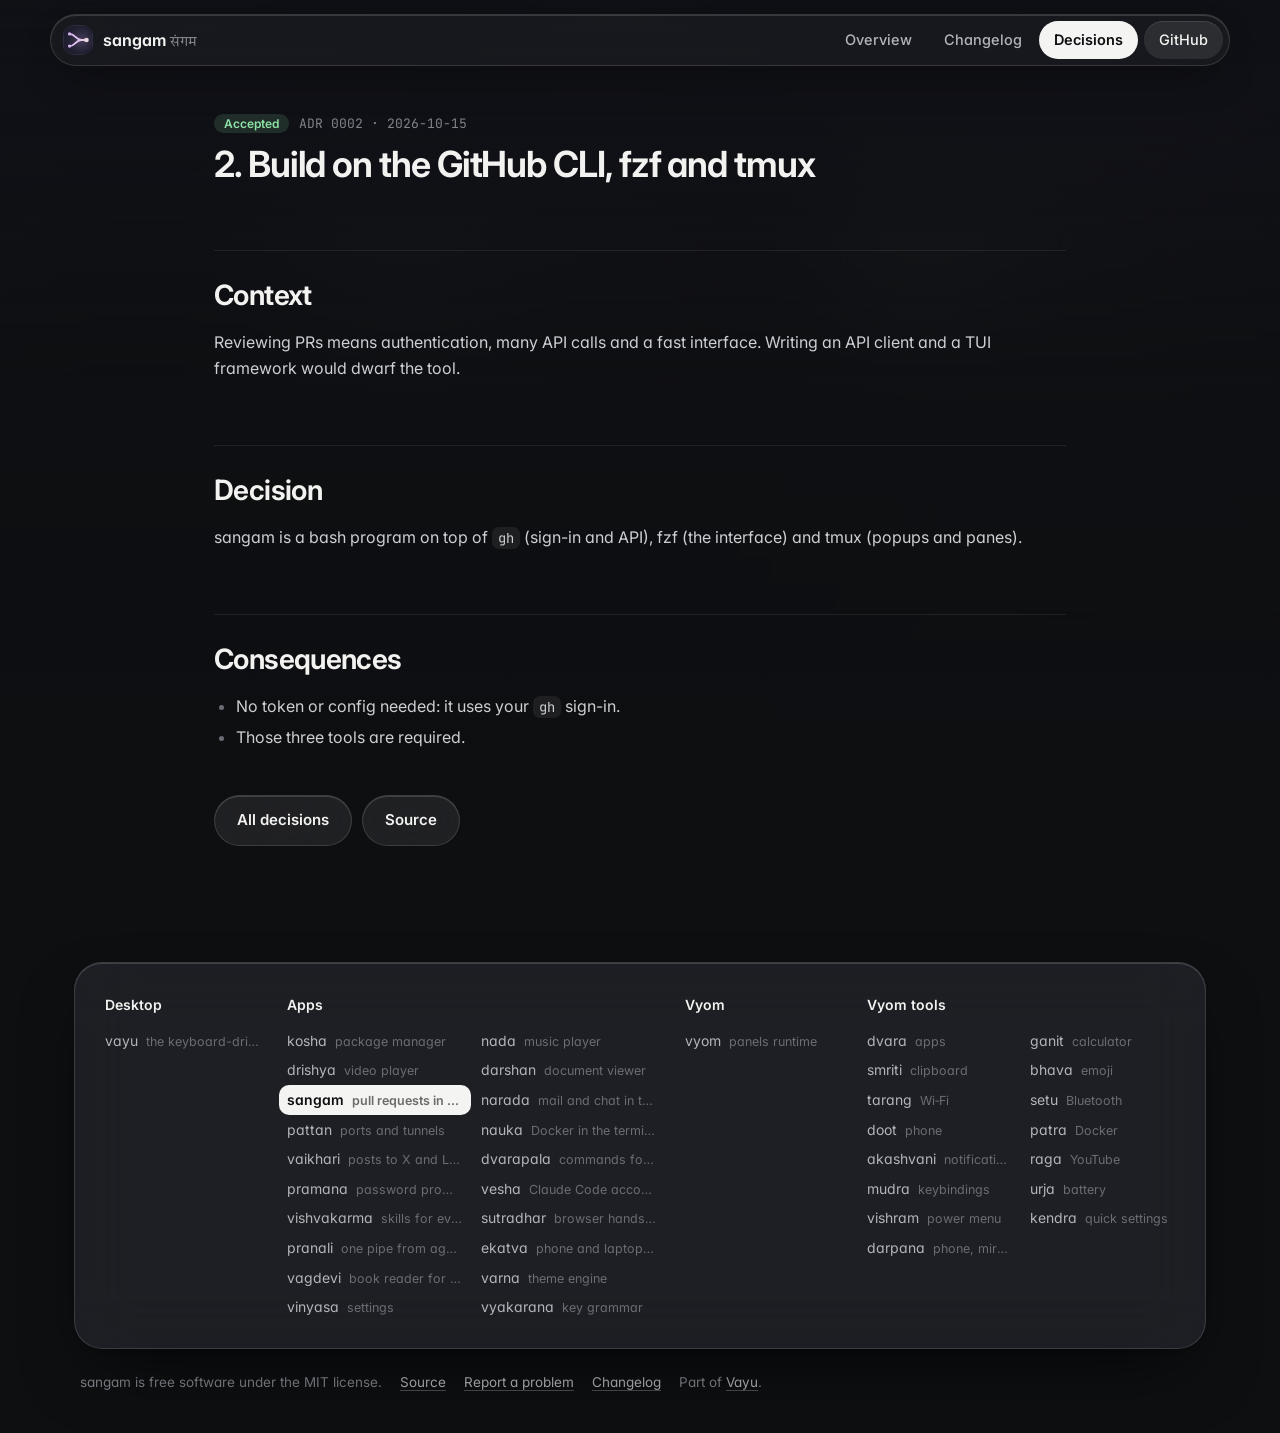
<file: docs/adr/0002-built-on-gh.html>
<!doctype html>
<html lang="en">
<head>
<meta charset="utf-8">
<meta name="viewport" content="width=device-width, initial-scale=1">
<title>ADR 0002: 2. Build on the GitHub CLI, fzf and tmux · sangam</title>
<meta name="description" content="Review and merge GitHub pull requests without leaving the terminal.">
<meta property="og:title" content="ADR 0002: 2. Build on the GitHub CLI, fzf and tmux · sangam">
<meta property="og:description" content="Review and merge GitHub pull requests without leaving the terminal.">
<meta name="theme-color" content="#0e0f11">
<link rel="icon" href="../assets/logo.svg" type="image/svg+xml">
<link rel="preconnect" href="https://fonts.googleapis.com">
<link rel="preconnect" href="https://fonts.gstatic.com" crossorigin>
<link href="https://fonts.googleapis.com/css2?family=Inter:wght@400;500;600;700&family=JetBrains+Mono:wght@400;500;600&family=Tiro+Devanagari+Sanskrit&display=swap" rel="stylesheet">
<link rel="stylesheet" href="../assets/site.css">
<style>:root{--tool:#c9b6f2}.backdrop:before{background-image:url("../assets/screenshots/overview.png")}</style>
</head>
<body class="sub">
<div class="backdrop" aria-hidden="true"></div>
<header class="top"><div class="in">
<a class="brand" href="../index.html"><img src="../assets/logo.svg" alt=""><span>sangam <small>संगम</small></span></a>
<nav><a href="../index.html" class="">Overview</a><a href="../changelog.html" class="">Changelog</a><a href="../adr/index.html" class="on hide">Decisions</a><a class="gh" href="https://github.com/Theyashsawarkar/sangam">GitHub</a></nav></div></header>

<div class="wrap solo"><article>
<p class="adrmeta"><span class="status accepted">Accepted</span> <span>ADR 0002 · 2026-10-15</span></p><h2 id="2-build-on-the-github-cli-fzf-and-tmux"><a class="anchor" href="#2-build-on-the-github-cli-fzf-and-tmux">#</a>2. Build on the GitHub CLI, fzf and tmux</h2>
<h2 id="context"><a class="anchor" href="#context">#</a>Context</h2>
<p>Reviewing PRs means authentication, many API calls and a fast interface. Writing an API client and a TUI framework would dwarf the tool.</p>
<h2 id="decision"><a class="anchor" href="#decision">#</a>Decision</h2>
<p>sangam is a bash program on top of <code>gh</code> (sign-in and API), fzf (the interface) and tmux (popups and panes).</p>
<h2 id="consequences"><a class="anchor" href="#consequences">#</a>Consequences</h2>
<ul><li>No token or config needed: it uses your <code>gh</code> sign-in.</li><li>Those three tools are required.</li></ul><p class="back"><a class="btn" href="index.html">All decisions</a><a class="btn" href="https://github.com/Theyashsawarkar/sangam/blob/main/docs/adr/0002-built-on-gh.md">Source</a></p>
</article></div>
<footer><div class="in glass"><div class=""><h4>Desktop</h4><div class="list"><a href="https://vayu.theyashsawarkar.dev/" class="">vayu <span>the keyboard-driven Wayland desktop</span></a></div></div><div class="g2"><h4>Apps</h4><div class="list"><a href="https://kosha.theyashsawarkar.dev/" class="">kosha <span>package manager</span></a><a href="https://nada.theyashsawarkar.dev/" class="">nada <span>music player</span></a><a href="https://drishya.theyashsawarkar.dev/" class="">drishya <span>video player</span></a><a href="https://darshan.theyashsawarkar.dev/" class="">darshan <span>document viewer</span></a><a href="https://sangam.theyashsawarkar.dev/" class="me" aria-current="page">sangam <span>pull requests in the terminal</span></a><a href="https://narada.theyashsawarkar.dev/" class="">narada <span>mail and chat in the terminal</span></a><a href="https://pattan.theyashsawarkar.dev/" class="">pattan <span>ports and tunnels</span></a><a href="https://nauka.theyashsawarkar.dev/" class="">nauka <span>Docker in the terminal</span></a><a href="https://vaikhari.theyashsawarkar.dev/" class="">vaikhari <span>posts to X and LinkedIn</span></a><a href="https://dvarapala.theyashsawarkar.dev/" class="">dvarapala <span>commands for AI agents, approved</span></a><a href="https://pramana.theyashsawarkar.dev/" class="">pramana <span>password prompts</span></a><a href="https://vesha.theyashsawarkar.dev/" class="">vesha <span>Claude Code accounts</span></a><a href="https://vishvakarma.theyashsawarkar.dev/" class="">vishvakarma <span>skills for every AI agent</span></a><a href="https://sutradhar.theyashsawarkar.dev/" class="">sutradhar <span>browser hands for AI agents</span></a><a href="https://pranali.theyashsawarkar.dev/" class="">pranali <span>one pipe from agents to tools</span></a><a href="https://ekatva.theyashsawarkar.dev/" class="">ekatva <span>phone and laptop, linked</span></a><a href="https://vagdevi.theyashsawarkar.dev/" class="">vagdevi <span>book reader for Android</span></a><a href="https://varna.theyashsawarkar.dev/" class="">varna <span>theme engine</span></a><a href="https://vinyasa.theyashsawarkar.dev/" class="">vinyasa <span>settings</span></a><a href="https://vyakarana.theyashsawarkar.dev/" class="">vyakarana <span>key grammar</span></a></div></div><div class=""><h4>Vyom</h4><div class="list"><a href="https://vyom.theyashsawarkar.dev/" class="">vyom <span>panels runtime</span></a></div></div><div class="g2"><h4>Vyom tools</h4><div class="list"><a href="https://dvara.theyashsawarkar.dev/" class="">dvara <span>apps</span></a><a href="https://ganit.theyashsawarkar.dev/" class="">ganit <span>calculator</span></a><a href="https://smriti.theyashsawarkar.dev/" class="">smriti <span>clipboard</span></a><a href="https://bhava.theyashsawarkar.dev/" class="">bhava <span>emoji</span></a><a href="https://tarang.theyashsawarkar.dev/" class="">tarang <span>Wi‑Fi</span></a><a href="https://setu.theyashsawarkar.dev/" class="">setu <span>Bluetooth</span></a><a href="https://doot.theyashsawarkar.dev/" class="">doot <span>phone</span></a><a href="https://patra.theyashsawarkar.dev/" class="">patra <span>Docker</span></a><a href="https://akashvani.theyashsawarkar.dev/" class="">akashvani <span>notifications</span></a><a href="https://raga.theyashsawarkar.dev/" class="">raga <span>YouTube</span></a><a href="https://mudra.theyashsawarkar.dev/" class="">mudra <span>keybindings</span></a><a href="https://urja.theyashsawarkar.dev/" class="">urja <span>battery</span></a><a href="https://vishram.theyashsawarkar.dev/" class="">vishram <span>power menu</span></a><a href="https://kendra.theyashsawarkar.dev/" class="">kendra <span>quick settings</span></a><a href="https://darpana.theyashsawarkar.dev/" class="">darpana <span>phone, mirrored</span></a></div></div></div>
<div class="bottom"><span>sangam is free software under the MIT license.</span><a href="https://github.com/Theyashsawarkar/sangam">Source</a><a href="https://github.com/Theyashsawarkar/sangam/issues">Report a problem</a><a href="../changelog.html">Changelog</a><span>Part of <a href="https://vayu.theyashsawarkar.dev/">Vayu</a>.</span></div></footer>
<script>
document.querySelectorAll('pre.code').forEach(p=>{const b=document.createElement('button');b.className='copy';b.type='button';b.textContent='Copy';
b.onclick=()=>{navigator.clipboard.writeText(p.querySelector('code').innerText).then(()=>{b.textContent='Copied';b.classList.add('done');setTimeout(()=>{b.textContent='Copy';b.classList.remove('done')},1400)})};p.appendChild(b)});
const links=[...document.querySelectorAll('.toc a')];if(links.length){const hs=links.map(a=>document.getElementById(a.hash.slice(1))).filter(Boolean);
const on=()=>{let cur=hs[0];for(const h of hs){if(h.getBoundingClientRect().top<120)cur=h}links.forEach(a=>a.classList.toggle('on',cur&&a.hash==='#'+cur.id))};
addEventListener('scroll',on,{passive:true});on()}
</script>
</body>
</html>
</file>
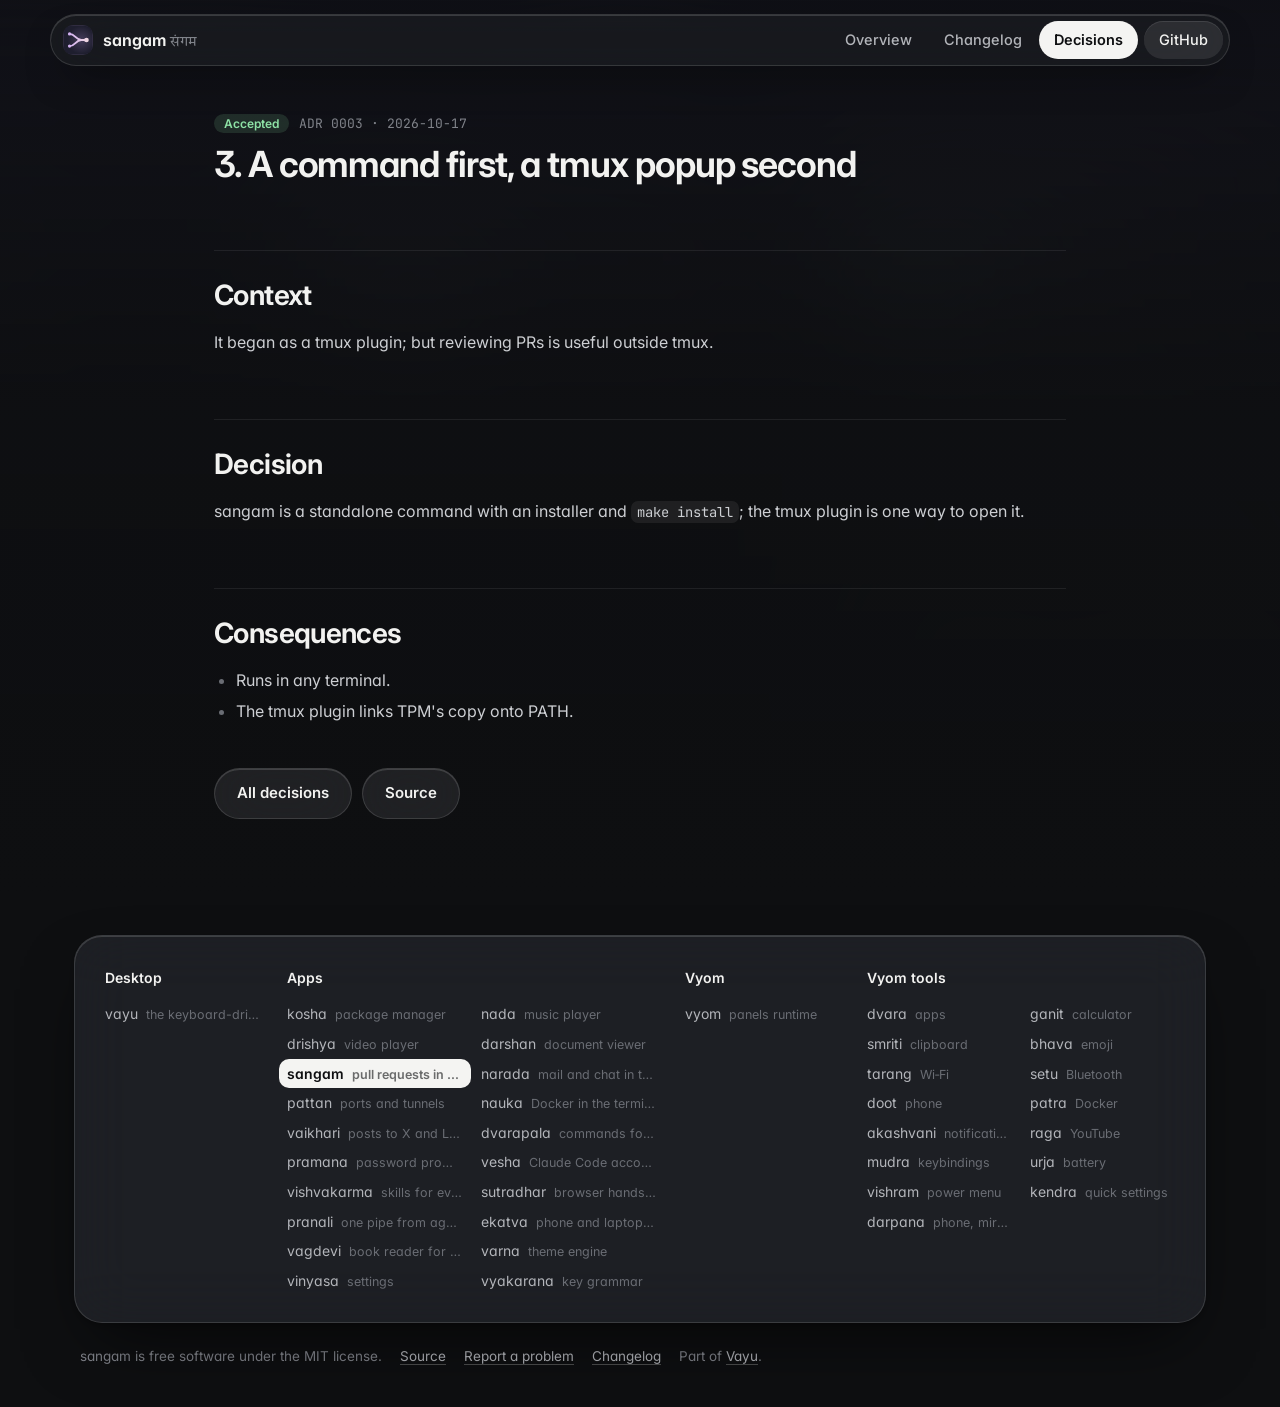
<file: docs/adr/0003-a-command-first.html>
<!doctype html>
<html lang="en">
<head>
<meta charset="utf-8">
<meta name="viewport" content="width=device-width, initial-scale=1">
<title>ADR 0003: 3. A command first, a tmux popup second · sangam</title>
<meta name="description" content="Review and merge GitHub pull requests without leaving the terminal.">
<meta property="og:title" content="ADR 0003: 3. A command first, a tmux popup second · sangam">
<meta property="og:description" content="Review and merge GitHub pull requests without leaving the terminal.">
<meta name="theme-color" content="#0e0f11">
<link rel="icon" href="../assets/logo.svg" type="image/svg+xml">
<link rel="preconnect" href="https://fonts.googleapis.com">
<link rel="preconnect" href="https://fonts.gstatic.com" crossorigin>
<link href="https://fonts.googleapis.com/css2?family=Inter:wght@400;500;600;700&family=JetBrains+Mono:wght@400;500;600&family=Tiro+Devanagari+Sanskrit&display=swap" rel="stylesheet">
<link rel="stylesheet" href="../assets/site.css">
<style>:root{--tool:#c9b6f2}.backdrop:before{background-image:url("../assets/screenshots/overview.png")}</style>
</head>
<body class="sub">
<div class="backdrop" aria-hidden="true"></div>
<header class="top"><div class="in">
<a class="brand" href="../index.html"><img src="../assets/logo.svg" alt=""><span>sangam <small>संगम</small></span></a>
<nav><a href="../index.html" class="">Overview</a><a href="../changelog.html" class="">Changelog</a><a href="../adr/index.html" class="on hide">Decisions</a><a class="gh" href="https://github.com/Theyashsawarkar/sangam">GitHub</a></nav></div></header>

<div class="wrap solo"><article>
<p class="adrmeta"><span class="status accepted">Accepted</span> <span>ADR 0003 · 2026-10-17</span></p><h2 id="3-a-command-first-a-tmux-popup-second"><a class="anchor" href="#3-a-command-first-a-tmux-popup-second">#</a>3. A command first, a tmux popup second</h2>
<h2 id="context"><a class="anchor" href="#context">#</a>Context</h2>
<p>It began as a tmux plugin; but reviewing PRs is useful outside tmux.</p>
<h2 id="decision"><a class="anchor" href="#decision">#</a>Decision</h2>
<p>sangam is a standalone command with an installer and <code>make install</code>; the tmux plugin is one way to open it.</p>
<h2 id="consequences"><a class="anchor" href="#consequences">#</a>Consequences</h2>
<ul><li>Runs in any terminal.</li><li>The tmux plugin links TPM's copy onto PATH.</li></ul><p class="back"><a class="btn" href="index.html">All decisions</a><a class="btn" href="https://github.com/Theyashsawarkar/sangam/blob/main/docs/adr/0003-a-command-first.md">Source</a></p>
</article></div>
<footer><div class="in glass"><div class=""><h4>Desktop</h4><div class="list"><a href="https://vayu.theyashsawarkar.dev/" class="">vayu <span>the keyboard-driven Wayland desktop</span></a></div></div><div class="g2"><h4>Apps</h4><div class="list"><a href="https://kosha.theyashsawarkar.dev/" class="">kosha <span>package manager</span></a><a href="https://nada.theyashsawarkar.dev/" class="">nada <span>music player</span></a><a href="https://drishya.theyashsawarkar.dev/" class="">drishya <span>video player</span></a><a href="https://darshan.theyashsawarkar.dev/" class="">darshan <span>document viewer</span></a><a href="https://sangam.theyashsawarkar.dev/" class="me" aria-current="page">sangam <span>pull requests in the terminal</span></a><a href="https://narada.theyashsawarkar.dev/" class="">narada <span>mail and chat in the terminal</span></a><a href="https://pattan.theyashsawarkar.dev/" class="">pattan <span>ports and tunnels</span></a><a href="https://nauka.theyashsawarkar.dev/" class="">nauka <span>Docker in the terminal</span></a><a href="https://vaikhari.theyashsawarkar.dev/" class="">vaikhari <span>posts to X and LinkedIn</span></a><a href="https://dvarapala.theyashsawarkar.dev/" class="">dvarapala <span>commands for AI agents, approved</span></a><a href="https://pramana.theyashsawarkar.dev/" class="">pramana <span>password prompts</span></a><a href="https://vesha.theyashsawarkar.dev/" class="">vesha <span>Claude Code accounts</span></a><a href="https://vishvakarma.theyashsawarkar.dev/" class="">vishvakarma <span>skills for every AI agent</span></a><a href="https://sutradhar.theyashsawarkar.dev/" class="">sutradhar <span>browser hands for AI agents</span></a><a href="https://pranali.theyashsawarkar.dev/" class="">pranali <span>one pipe from agents to tools</span></a><a href="https://ekatva.theyashsawarkar.dev/" class="">ekatva <span>phone and laptop, linked</span></a><a href="https://vagdevi.theyashsawarkar.dev/" class="">vagdevi <span>book reader for Android</span></a><a href="https://varna.theyashsawarkar.dev/" class="">varna <span>theme engine</span></a><a href="https://vinyasa.theyashsawarkar.dev/" class="">vinyasa <span>settings</span></a><a href="https://vyakarana.theyashsawarkar.dev/" class="">vyakarana <span>key grammar</span></a></div></div><div class=""><h4>Vyom</h4><div class="list"><a href="https://vyom.theyashsawarkar.dev/" class="">vyom <span>panels runtime</span></a></div></div><div class="g2"><h4>Vyom tools</h4><div class="list"><a href="https://dvara.theyashsawarkar.dev/" class="">dvara <span>apps</span></a><a href="https://ganit.theyashsawarkar.dev/" class="">ganit <span>calculator</span></a><a href="https://smriti.theyashsawarkar.dev/" class="">smriti <span>clipboard</span></a><a href="https://bhava.theyashsawarkar.dev/" class="">bhava <span>emoji</span></a><a href="https://tarang.theyashsawarkar.dev/" class="">tarang <span>Wi‑Fi</span></a><a href="https://setu.theyashsawarkar.dev/" class="">setu <span>Bluetooth</span></a><a href="https://doot.theyashsawarkar.dev/" class="">doot <span>phone</span></a><a href="https://patra.theyashsawarkar.dev/" class="">patra <span>Docker</span></a><a href="https://akashvani.theyashsawarkar.dev/" class="">akashvani <span>notifications</span></a><a href="https://raga.theyashsawarkar.dev/" class="">raga <span>YouTube</span></a><a href="https://mudra.theyashsawarkar.dev/" class="">mudra <span>keybindings</span></a><a href="https://urja.theyashsawarkar.dev/" class="">urja <span>battery</span></a><a href="https://vishram.theyashsawarkar.dev/" class="">vishram <span>power menu</span></a><a href="https://kendra.theyashsawarkar.dev/" class="">kendra <span>quick settings</span></a><a href="https://darpana.theyashsawarkar.dev/" class="">darpana <span>phone, mirrored</span></a></div></div></div>
<div class="bottom"><span>sangam is free software under the MIT license.</span><a href="https://github.com/Theyashsawarkar/sangam">Source</a><a href="https://github.com/Theyashsawarkar/sangam/issues">Report a problem</a><a href="../changelog.html">Changelog</a><span>Part of <a href="https://vayu.theyashsawarkar.dev/">Vayu</a>.</span></div></footer>
<script>
document.querySelectorAll('pre.code').forEach(p=>{const b=document.createElement('button');b.className='copy';b.type='button';b.textContent='Copy';
b.onclick=()=>{navigator.clipboard.writeText(p.querySelector('code').innerText).then(()=>{b.textContent='Copied';b.classList.add('done');setTimeout(()=>{b.textContent='Copy';b.classList.remove('done')},1400)})};p.appendChild(b)});
const links=[...document.querySelectorAll('.toc a')];if(links.length){const hs=links.map(a=>document.getElementById(a.hash.slice(1))).filter(Boolean);
const on=()=>{let cur=hs[0];for(const h of hs){if(h.getBoundingClientRect().top<120)cur=h}links.forEach(a=>a.classList.toggle('on',cur&&a.hash==='#'+cur.id))};
addEventListener('scroll',on,{passive:true});on()}
</script>
</body>
</html>
</file>
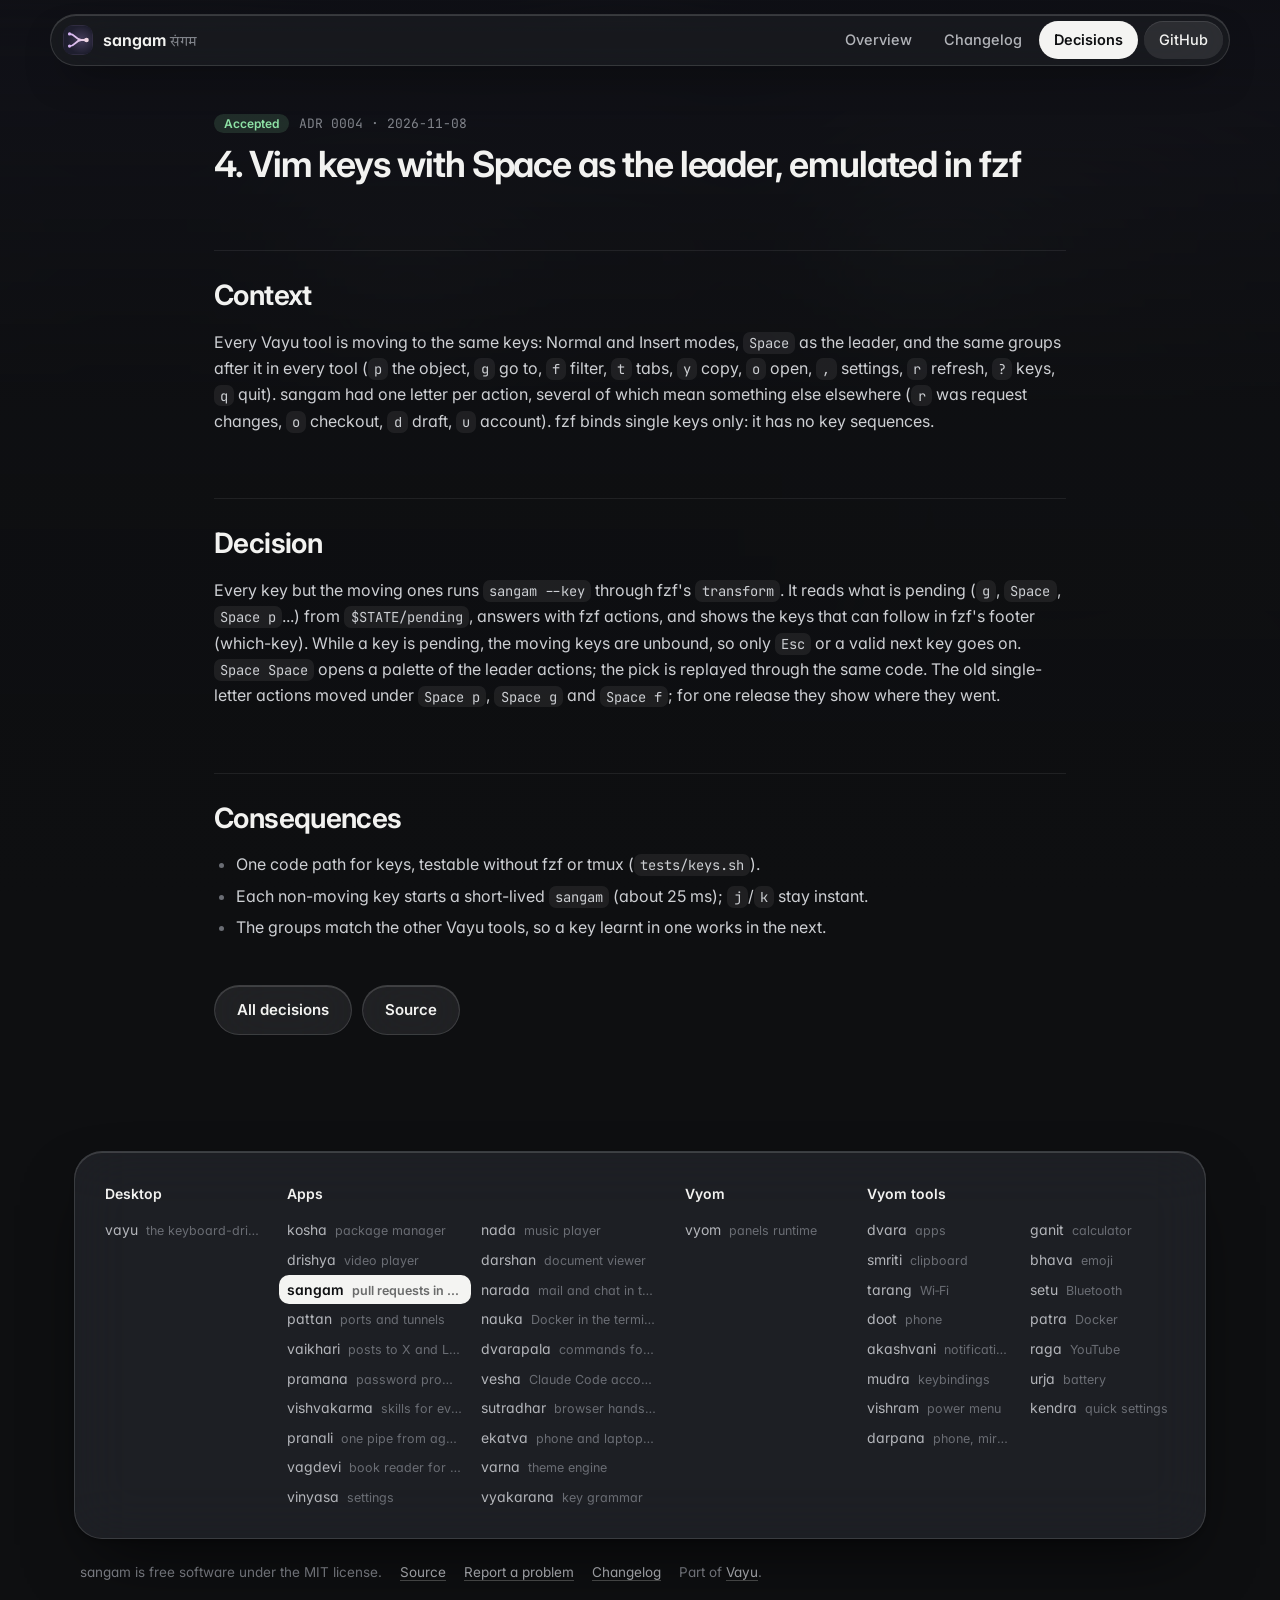
<file: docs/adr/0004-space-leader.html>
<!doctype html>
<html lang="en">
<head>
<meta charset="utf-8">
<meta name="viewport" content="width=device-width, initial-scale=1">
<title>ADR 0004: 4. Vim keys with Space as the leader, emulated in fzf · sangam</title>
<meta name="description" content="Review and merge GitHub pull requests without leaving the terminal.">
<meta property="og:title" content="ADR 0004: 4. Vim keys with Space as the leader, emulated in fzf · sangam">
<meta property="og:description" content="Review and merge GitHub pull requests without leaving the terminal.">
<meta name="theme-color" content="#0e0f11">
<link rel="icon" href="../assets/logo.svg" type="image/svg+xml">
<link rel="preconnect" href="https://fonts.googleapis.com">
<link rel="preconnect" href="https://fonts.gstatic.com" crossorigin>
<link href="https://fonts.googleapis.com/css2?family=Inter:wght@400;500;600;700&family=JetBrains+Mono:wght@400;500;600&family=Tiro+Devanagari+Sanskrit&display=swap" rel="stylesheet">
<link rel="stylesheet" href="../assets/site.css">
<style>:root{--tool:#c9b6f2}.backdrop:before{background-image:url("../assets/screenshots/overview.png")}</style>
</head>
<body class="sub">
<div class="backdrop" aria-hidden="true"></div>
<header class="top"><div class="in">
<a class="brand" href="../index.html"><img src="../assets/logo.svg" alt=""><span>sangam <small>संगम</small></span></a>
<nav><a href="../index.html" class="">Overview</a><a href="../changelog.html" class="">Changelog</a><a href="../adr/index.html" class="on hide">Decisions</a><a class="gh" href="https://github.com/Theyashsawarkar/sangam">GitHub</a></nav></div></header>

<div class="wrap solo"><article>
<p class="adrmeta"><span class="status accepted">Accepted</span> <span>ADR 0004 · 2026-11-08</span></p><h2 id="4-vim-keys-with-space-as-the-leader-emulated-in-fzf"><a class="anchor" href="#4-vim-keys-with-space-as-the-leader-emulated-in-fzf">#</a>4. Vim keys with Space as the leader, emulated in fzf</h2>
<h2 id="context"><a class="anchor" href="#context">#</a>Context</h2>
<p>Every Vayu tool is moving to the same keys: Normal and Insert modes, <code>Space</code> as the leader, and the same groups after it in every tool (<code>p</code> the object, <code>g</code> go to, <code>f</code> filter, <code>t</code> tabs, <code>y</code> copy, <code>o</code> open, <code>,</code> settings, <code>r</code> refresh, <code>?</code> keys, <code>q</code> quit). sangam had one letter per action, several of which mean something else elsewhere (<code>r</code> was request changes, <code>o</code> checkout, <code>d</code> draft, <code>u</code> account). fzf binds single keys only: it has no key sequences.</p>
<h2 id="decision"><a class="anchor" href="#decision">#</a>Decision</h2>
<p>Every key but the moving ones runs <code>sangam --key</code> through fzf's <code>transform</code>. It reads what is pending (<code>g</code>, <code>Space</code>, <code>Space p</code>...) from <code>$STATE/pending</code>, answers with fzf actions, and shows the keys that can follow in fzf's footer (which-key). While a key is pending, the moving keys are unbound, so only <code>Esc</code> or a valid next key goes on. <code>Space Space</code> opens a palette of the leader actions; the pick is replayed through the same code. The old single-letter actions moved under <code>Space p</code>, <code>Space g</code> and <code>Space f</code>; for one release they show where they went.</p>
<h2 id="consequences"><a class="anchor" href="#consequences">#</a>Consequences</h2>
<ul><li>One code path for keys, testable without fzf or tmux (<code>tests/keys.sh</code>).</li><li>Each non-moving key starts a short-lived <code>sangam</code> (about 25 ms); <code>j</code>/<code>k</code> stay instant.</li><li>The groups match the other Vayu tools, so a key learnt in one works in the next.</li></ul><p class="back"><a class="btn" href="index.html">All decisions</a><a class="btn" href="https://github.com/Theyashsawarkar/sangam/blob/main/docs/adr/0004-space-leader.md">Source</a></p>
</article></div>
<footer><div class="in glass"><div class=""><h4>Desktop</h4><div class="list"><a href="https://vayu.theyashsawarkar.dev/" class="">vayu <span>the keyboard-driven Wayland desktop</span></a></div></div><div class="g2"><h4>Apps</h4><div class="list"><a href="https://kosha.theyashsawarkar.dev/" class="">kosha <span>package manager</span></a><a href="https://nada.theyashsawarkar.dev/" class="">nada <span>music player</span></a><a href="https://drishya.theyashsawarkar.dev/" class="">drishya <span>video player</span></a><a href="https://darshan.theyashsawarkar.dev/" class="">darshan <span>document viewer</span></a><a href="https://sangam.theyashsawarkar.dev/" class="me" aria-current="page">sangam <span>pull requests in the terminal</span></a><a href="https://narada.theyashsawarkar.dev/" class="">narada <span>mail and chat in the terminal</span></a><a href="https://pattan.theyashsawarkar.dev/" class="">pattan <span>ports and tunnels</span></a><a href="https://nauka.theyashsawarkar.dev/" class="">nauka <span>Docker in the terminal</span></a><a href="https://vaikhari.theyashsawarkar.dev/" class="">vaikhari <span>posts to X and LinkedIn</span></a><a href="https://dvarapala.theyashsawarkar.dev/" class="">dvarapala <span>commands for AI agents, approved</span></a><a href="https://pramana.theyashsawarkar.dev/" class="">pramana <span>password prompts</span></a><a href="https://vesha.theyashsawarkar.dev/" class="">vesha <span>Claude Code accounts</span></a><a href="https://vishvakarma.theyashsawarkar.dev/" class="">vishvakarma <span>skills for every AI agent</span></a><a href="https://sutradhar.theyashsawarkar.dev/" class="">sutradhar <span>browser hands for AI agents</span></a><a href="https://pranali.theyashsawarkar.dev/" class="">pranali <span>one pipe from agents to tools</span></a><a href="https://ekatva.theyashsawarkar.dev/" class="">ekatva <span>phone and laptop, linked</span></a><a href="https://vagdevi.theyashsawarkar.dev/" class="">vagdevi <span>book reader for Android</span></a><a href="https://varna.theyashsawarkar.dev/" class="">varna <span>theme engine</span></a><a href="https://vinyasa.theyashsawarkar.dev/" class="">vinyasa <span>settings</span></a><a href="https://vyakarana.theyashsawarkar.dev/" class="">vyakarana <span>key grammar</span></a></div></div><div class=""><h4>Vyom</h4><div class="list"><a href="https://vyom.theyashsawarkar.dev/" class="">vyom <span>panels runtime</span></a></div></div><div class="g2"><h4>Vyom tools</h4><div class="list"><a href="https://dvara.theyashsawarkar.dev/" class="">dvara <span>apps</span></a><a href="https://ganit.theyashsawarkar.dev/" class="">ganit <span>calculator</span></a><a href="https://smriti.theyashsawarkar.dev/" class="">smriti <span>clipboard</span></a><a href="https://bhava.theyashsawarkar.dev/" class="">bhava <span>emoji</span></a><a href="https://tarang.theyashsawarkar.dev/" class="">tarang <span>Wi‑Fi</span></a><a href="https://setu.theyashsawarkar.dev/" class="">setu <span>Bluetooth</span></a><a href="https://doot.theyashsawarkar.dev/" class="">doot <span>phone</span></a><a href="https://patra.theyashsawarkar.dev/" class="">patra <span>Docker</span></a><a href="https://akashvani.theyashsawarkar.dev/" class="">akashvani <span>notifications</span></a><a href="https://raga.theyashsawarkar.dev/" class="">raga <span>YouTube</span></a><a href="https://mudra.theyashsawarkar.dev/" class="">mudra <span>keybindings</span></a><a href="https://urja.theyashsawarkar.dev/" class="">urja <span>battery</span></a><a href="https://vishram.theyashsawarkar.dev/" class="">vishram <span>power menu</span></a><a href="https://kendra.theyashsawarkar.dev/" class="">kendra <span>quick settings</span></a><a href="https://darpana.theyashsawarkar.dev/" class="">darpana <span>phone, mirrored</span></a></div></div></div>
<div class="bottom"><span>sangam is free software under the MIT license.</span><a href="https://github.com/Theyashsawarkar/sangam">Source</a><a href="https://github.com/Theyashsawarkar/sangam/issues">Report a problem</a><a href="../changelog.html">Changelog</a><span>Part of <a href="https://vayu.theyashsawarkar.dev/">Vayu</a>.</span></div></footer>
<script>
document.querySelectorAll('pre.code').forEach(p=>{const b=document.createElement('button');b.className='copy';b.type='button';b.textContent='Copy';
b.onclick=()=>{navigator.clipboard.writeText(p.querySelector('code').innerText).then(()=>{b.textContent='Copied';b.classList.add('done');setTimeout(()=>{b.textContent='Copy';b.classList.remove('done')},1400)})};p.appendChild(b)});
const links=[...document.querySelectorAll('.toc a')];if(links.length){const hs=links.map(a=>document.getElementById(a.hash.slice(1))).filter(Boolean);
const on=()=>{let cur=hs[0];for(const h of hs){if(h.getBoundingClientRect().top<120)cur=h}links.forEach(a=>a.classList.toggle('on',cur&&a.hash==='#'+cur.id))};
addEventListener('scroll',on,{passive:true});on()}
</script>
</body>
</html>
</file>
<file: docs/assets/site.css>
/* Vayu's Spatial look (the same as vayu.theyashsawarkar.dev): graphite
   glass floating over the tool's own screenshot, blurred far out of focus;
   very round; where you are is a near-white pill or brighter glass; no
   glows; colour only where it means something. The tool's own colour
   (--tool) is only its signature: the release dots. */
:root{--crust:#0e0f11;--mantle:#141518;--base:#1b1c20;--s0:#2a2c31;--s1:#3a3c42;--ov0:#6a6d74;--ov1:#80838a;
--sub0:#b3b5ba;--sub1:#cdcfd3;--text:#f2f2f0;--accent:#f4f4f2;--green:#8ee2a6;--peach:#f7b07d;--red:#ff9389;--blue:#93c4ff;--yellow:#f3d47f;
--glass:rgba(52,54,60,.44);--hi:rgba(255,255,255,.09);--rim:rgba(255,255,255,.13);--lit:inset 0 1px 0 rgba(255,255,255,.15);
--float:0 30px 70px -24px rgba(0,0,0,.7),0 2px 6px rgba(0,0,0,.25);--blur:blur(28px) saturate(160%);
--ui:"Inter","Adwaita Sans",system-ui,sans-serif;--mono:"JetBrains Mono","JetBrainsMono Nerd Font",ui-monospace,monospace;
--sa:"Tiro Devanagari Sanskrit","Noto Serif Devanagari",serif;color-scheme:dark}
*{box-sizing:border-box}html{scroll-behavior:smooth;scroll-padding-top:96px}
body{margin:0;min-height:100vh;background:var(--crust);color:var(--text);font:16px/1.65 var(--ui);-webkit-font-smoothing:antialiased;font-feature-settings:"cv11","ss01"}
/* the backdrop: the tool's screenshot, out of focus, fading to graphite */
.backdrop{position:fixed;inset:0;z-index:-1;overflow:hidden;pointer-events:none}
.backdrop:before{content:"";position:absolute;inset:-12%;background:center/cover no-repeat;filter:blur(64px) saturate(1.25) brightness(.62);transform:translateZ(0)}
.backdrop:after{content:"";position:absolute;inset:0;background:linear-gradient(to bottom,rgba(14,15,17,.25),rgba(14,15,17,.8) 60%,var(--crust))}
.backdrop.none:before{background:radial-gradient(60% 50% at 50% 0%,color-mix(in srgb,var(--tool) 22%,transparent),transparent 70%);filter:none}
.sub .backdrop:after{background:linear-gradient(to bottom,rgba(14,15,17,.55),rgba(14,15,17,.93) 45%,var(--crust))}
a{color:var(--accent);text-decoration:underline;text-decoration-color:rgba(244,244,242,.3);text-underline-offset:3px}
a:hover{text-decoration-color:currentColor}
code{font:.86em var(--mono);background:rgba(255,255,255,.07);padding:.14em .45em;border-radius:7px;color:var(--sub1)}
kbd{display:inline-block;min-width:1.7em;padding:.05em .45em;font:500 .8em/1.6 var(--mono);text-align:center;color:var(--text);background:rgba(255,255,255,.08);border:1px solid rgba(255,255,255,.14);border-bottom-width:2px;border-radius:8px}
img{max-width:100%;height:auto}
:focus-visible{outline:2px solid var(--accent);outline-offset:3px;border-radius:10px}
.glass{background:var(--glass);-webkit-backdrop-filter:var(--blur);backdrop-filter:var(--blur);border:1px solid var(--rim);box-shadow:var(--lit),var(--float)}
/* nav: a floating glass capsule; the page you're on is the near-white pill */
.top{position:sticky;top:0;z-index:20;padding:14px 24px 0}
.top .in{max-width:1180px;margin:0 auto;padding:6px 6px 6px 10px;display:flex;align-items:center;gap:18px;border-radius:999px;
background:rgba(30,31,35,.62);-webkit-backdrop-filter:var(--blur);backdrop-filter:var(--blur);border:1px solid var(--rim);box-shadow:var(--lit),0 18px 40px -18px rgba(0,0,0,.7)}
.brand{display:flex;align-items:center;gap:10px;font-weight:650;font-size:16px;color:var(--text);text-decoration:none;padding:2px 6px 2px 2px;border-radius:999px}
.brand img{width:30px;height:30px;border-radius:10px}.brand small{font:400 14px var(--sa);color:var(--ov1)}
.top nav{display:flex;gap:2px;margin-left:auto}
.top nav a{color:var(--sub0);padding:7px 15px;border-radius:999px;font-size:14.5px;font-weight:500;text-decoration:none;white-space:nowrap;transition:background-color .15s,color .15s}
.top nav a:hover{background:rgba(255,255,255,.08);color:var(--text)}
.top nav a.on{background:var(--accent);color:var(--crust);font-weight:600}
.top nav a.gh{color:var(--text);background:rgba(255,255,255,.09);box-shadow:inset 0 1px 0 rgba(255,255,255,.1);margin-left:4px}.top nav a.gh:hover{background:rgba(255,255,255,.15)}
/* hero: the logo, the name, the verse, then the tool itself */
.hero{max-width:860px;margin:0 auto;padding:76px 24px 0;text-align:center}
.hero .logo{width:104px;height:104px;border-radius:28px;box-shadow:0 26px 50px -18px rgba(0,0,0,.8),0 0 0 1px rgba(255,255,255,.08)}
.hero h1{font-size:clamp(46px,7vw,76px);line-height:1;margin:26px 0 10px;letter-spacing:-.04em;font-weight:700}
.hero .sa{font-size:16px;color:var(--sub0)}.hero .sa b{font:400 21px var(--sa);color:var(--sub1);margin-right:6px}.hero .sa i{font-style:normal;color:var(--ov1)}
.hero p.lead{font-size:19.5px;line-height:1.55;color:var(--sub1);max-width:34em;margin:22px auto 0;text-wrap:pretty}
.hero .shloka{margin:34px auto 0;max-width:600px}
.hero .shloka p{margin:0;font:400 21px/1.55 var(--sa);color:var(--text)}
.hero .shloka figcaption{margin-top:10px;font-size:14.5px;color:var(--sub0);text-wrap:pretty}.hero .shloka cite{display:block;margin-top:2px;color:var(--ov1);font-style:normal;font-size:13px}
.cta{display:flex;gap:10px;flex-wrap:wrap;justify-content:center;margin-top:32px}
.btn{display:inline-flex;align-items:center;gap:8px;padding:12px 22px;border-radius:999px;font-weight:600;font-size:15px;color:var(--text);
background:rgba(255,255,255,.08);border:1px solid var(--rim);box-shadow:var(--lit);-webkit-backdrop-filter:var(--blur);backdrop-filter:var(--blur);text-decoration:none;transition:background-color .15s}
.btn:hover{background:rgba(255,255,255,.14)}
.btn.primary{background:var(--accent);color:var(--crust);border-color:transparent;box-shadow:0 10px 30px -12px rgba(0,0,0,.6)}.btn.primary:hover{background:#fff}
.meta{display:flex;gap:6px;flex-wrap:wrap;justify-content:center;margin-top:20px;font-size:13.5px;color:var(--ov1)}
.meta span{padding:4px 12px;border-radius:999px;border:1px solid rgba(255,255,255,.09)}.meta b{color:var(--sub1);font-weight:600}
.shot{max-width:1180px;margin:56px auto 0;padding:0 24px;display:flex;gap:22px;justify-content:center;align-items:flex-start}
.shot img{display:block;border-radius:26px;border:1px solid var(--rim);background:var(--base);box-shadow:0 0 0 6px rgba(255,255,255,.04),0 50px 110px -30px rgba(0,0,0,.85)}
.shot.many img{flex:1 1 0;min-width:0;max-width:300px;border-radius:30px}
.shot figcaption{display:none}
/* layout: a glass "On this page" panel beside the article */
.wrap{max-width:1180px;margin:0 auto;padding:72px 24px 40px;display:grid;grid-template-columns:240px minmax(0,1fr);gap:56px}
.sub .wrap{padding-top:48px}
.wrap.solo{grid-template-columns:minmax(0,1fr);max-width:900px}.wrap.solo article{max-width:none}
.adrmeta+h2{border-top:0;padding-top:0;margin-top:10px;font-size:36px;letter-spacing:-.03em}
article>h2:first-child{font-size:36px;letter-spacing:-.03em}
.toc{position:sticky;top:92px;align-self:start;max-height:calc(100vh - 112px);overflow:auto;scrollbar-width:thin;scrollbar-color:rgba(255,255,255,.15) transparent;
padding:14px 8px 10px;border-radius:24px;background:rgba(30,31,35,.6);-webkit-backdrop-filter:var(--blur);backdrop-filter:var(--blur);border:1px solid var(--rim);box-shadow:var(--lit),0 24px 50px -24px rgba(0,0,0,.7)}
.toc:empty{display:none}
.toc b{display:block;font-size:13px;font-weight:600;color:var(--ov1);margin:0 12px 6px}
.toc a{display:block;color:var(--sub0);padding:6px 12px;border-radius:14px;font-size:13.5px;line-height:1.4;text-decoration:none;transition:background-color .15s,color .15s}
.toc a.l3{padding:4px 12px 4px 24px;font-size:12.5px;color:var(--ov1)}
.toc a:hover{color:var(--text);background:rgba(255,255,255,.06)}
.toc a.on{color:var(--text);background:rgba(255,255,255,.11);box-shadow:inset 0 1px 0 rgba(255,255,255,.12),inset 0 0 0 1px rgba(255,255,255,.08)}
article{min-width:0;max-width:820px}
article h2{font-size:28px;line-height:1.2;letter-spacing:-.022em;margin:64px 0 14px;padding-top:28px;border-top:1px solid rgba(255,255,255,.08);font-weight:650}
article>h2:first-child,article>section:first-child h2{margin-top:0;padding-top:0;border-top:0}
article h3{font-size:19px;margin:34px 0 10px;font-weight:600;letter-spacing:-.01em}article h4{font-size:16px;margin:24px 0 8px;color:var(--sub1)}
article p,article li{color:var(--sub1);overflow-wrap:anywhere}article strong{color:var(--text);font-weight:600}
article .anchor{opacity:0;margin-left:-22px;width:22px;display:inline-block;color:var(--ov0);text-decoration:none}
article h2:hover .anchor,article h3:hover .anchor{opacity:1}
article ul,article ol{padding-left:22px}article li{margin:5px 0}article li::marker{color:var(--ov0)}
article img{border-radius:22px;border:1px solid var(--rim);box-shadow:0 30px 70px -28px rgba(0,0,0,.85)}
article p[align=center]{text-align:center}article p[align=center] img{margin:6px 0}
article blockquote{margin:22px 0;padding:14px 20px;background:rgba(255,255,255,.04);border:1px solid rgba(255,255,255,.08);box-shadow:inset 0 1px 0 rgba(255,255,255,.06);border-radius:20px}
article blockquote p{margin:.2em 0;color:var(--sub0)}
pre.code{position:relative;background:rgba(10,11,13,.6);border:1px solid rgba(255,255,255,.08);border-radius:18px;padding:18px 20px;overflow:auto;font:13.5px/1.65 var(--mono);color:var(--sub1)}
pre.code code{background:none;padding:0;font-size:inherit;color:inherit}
pre.code .copy{position:absolute;top:10px;right:10px;font:600 12.5px var(--ui);padding:5px 13px;border-radius:999px;border:1px solid rgba(255,255,255,.12);background:rgba(255,255,255,.08);color:var(--sub1);cursor:pointer;opacity:0;transition:opacity .15s,background-color .15s}
pre.code:hover .copy,pre.code .copy:focus-visible{opacity:1}pre.code .copy:hover{background:var(--accent);color:var(--crust)}
pre.code .copy.done{background:var(--green);color:var(--crust);border-color:transparent;opacity:1}
.table{overflow:auto;margin:18px 0 22px;border:1px solid rgba(255,255,255,.09);border-radius:20px;background:rgba(255,255,255,.035)}
table{border-collapse:collapse;width:100%;font-size:14.5px}
th{text-align:left;color:var(--ov1);font-size:13px;font-weight:600;padding:12px 16px;border-bottom:1px solid rgba(255,255,255,.08);white-space:nowrap}
td{padding:11px 16px;border-top:1px solid rgba(255,255,255,.05);color:var(--sub1);vertical-align:top}tbody tr:first-child td{border-top:0}
td code{white-space:nowrap}
/* changelog: each release a glass card on a thread */
.release{position:relative;margin:0 0 18px 22px;padding:22px 26px 10px;border-radius:24px;background:rgba(255,255,255,.035);border:1px solid rgba(255,255,255,.08);box-shadow:inset 0 1px 0 rgba(255,255,255,.07)}
.release:before{content:"";position:absolute;left:-23px;top:0;bottom:-18px;width:1px;background:rgba(255,255,255,.1)}
.release:after{content:"";position:absolute;left:-28px;top:30px;width:11px;height:11px;border-radius:50%;background:var(--tool);box-shadow:0 0 0 4px var(--crust)}
.release:last-child:before{bottom:auto;height:30px}
.release h2{margin:0 0 6px;padding:0;border:0;font-size:22px;display:flex;align-items:baseline;flex-wrap:wrap;gap:4px 12px}
.release h2 .date{font:500 13.5px var(--mono);color:var(--ov1)}
.release .tag{font:600 12.5px var(--ui);padding:3px 11px;border-radius:999px;background:rgba(255,255,255,.08);color:var(--sub1);text-decoration:none;margin-left:auto}
.release .tag:hover{background:rgba(255,255,255,.14);color:var(--text)}
.release h3{font-size:15px;color:var(--sub0);margin:18px 0 6px}
/* decisions */
.cards{display:grid;grid-template-columns:repeat(auto-fill,minmax(min(300px,100%),1fr));gap:14px;margin:22px 0}
.card{display:block;background:rgba(255,255,255,.04);border:1px solid rgba(255,255,255,.09);box-shadow:inset 0 1px 0 rgba(255,255,255,.07);border-radius:24px;padding:20px 22px;color:var(--text);text-decoration:none;transition:background-color .15s,border-color .15s}
.card:hover{background:var(--hi);border-color:rgba(255,255,255,.18)}
.card .n{font:500 12.5px var(--mono);color:var(--ov1);display:flex;gap:8px;align-items:center}.card h3{margin:10px 0 6px;font-size:17px;line-height:1.35}.card p{margin:0;color:var(--sub0);font-size:14px}
.status{display:inline-block;font:600 12px var(--ui);padding:2px 10px;border-radius:999px;background:rgba(142,226,166,.14);color:var(--green)}
.status.superseded,.status.deprecated{background:rgba(247,176,125,.14);color:var(--peach)}.status.proposed{background:rgba(147,196,255,.14);color:var(--blue)}
.adrmeta{display:flex;gap:10px;align-items:center;font:13px var(--mono);color:var(--ov1);margin:0 0 6px}
.back{display:flex;gap:10px;margin-top:44px}.back a{text-decoration:none}
/* footer: the family, in one glass panel */
footer{max-width:1180px;margin:60px auto 0;padding:0 24px 40px}
footer .in{display:grid;grid-template-columns:1fr 2.4fr 1fr 2fr;gap:28px;padding:30px 30px 26px;border-radius:28px}
footer h4{margin:0 0 10px;font-size:14px;font-weight:600;color:var(--text)}
footer .list{display:grid;gap:0 18px}footer .g2 .list{grid-template-columns:1fr 1fr}
footer a{display:flex;gap:8px;align-items:baseline;color:var(--sub0);font-size:14px;padding:3px 8px;margin:0 -8px;border-radius:10px;text-decoration:none;min-width:0}
footer a:hover{color:var(--text);background:rgba(255,255,255,.06)}footer a span{color:var(--ov0);font-size:12.5px;white-space:nowrap;overflow:hidden;text-overflow:ellipsis}
footer a.me{color:var(--crust);background:var(--accent);font-weight:600}footer a.me span{color:rgba(14,15,17,.6)}
footer .bottom{display:flex;flex-wrap:wrap;gap:6px 18px;padding:22px 6px 0;color:var(--ov1);font-size:13.5px}
footer .bottom a{display:inline;padding:0;margin:0;font-size:13.5px;color:var(--sub0);text-decoration:underline;text-decoration-color:rgba(255,255,255,.25)}footer .bottom a:hover{background:none}
@media(max-width:1000px){footer .in{grid-template-columns:1fr 1fr}}
@media(max-width:900px){.wrap{grid-template-columns:1fr;gap:28px}.toc{display:none}}
@media(max-width:640px){.top{padding:10px 10px 0}.top .in{gap:6px;padding-left:6px}.brand small,.brand span{display:none}
.top nav{overflow-x:auto;scrollbar-width:none}.top nav::-webkit-scrollbar{display:none}.top nav a{padding:7px 11px;font-size:14px}.top nav a.hide{display:none}
.hero{padding:44px 16px 0}.hero .logo{width:84px;height:84px;border-radius:23px}.hero p.lead{font-size:17px}.hero .shloka p{font-size:18.5px}
.shot{margin-top:36px;padding:0 16px;gap:10px}.shot img{border-radius:16px}.shot.many img{border-radius:18px}
.wrap{padding:52px 16px 32px}article h2{font-size:23px}.release{margin-left:14px;padding:18px 18px 8px}.release:before{left:-15px}.release:after{left:-20px}
footer{padding:0 16px 32px}footer .in{grid-template-columns:1fr;padding:22px 20px}footer .g2 .list{grid-template-columns:1fr}}
@media(prefers-reduced-motion:reduce){html{scroll-behavior:auto}*{transition:none!important}}
</file>
